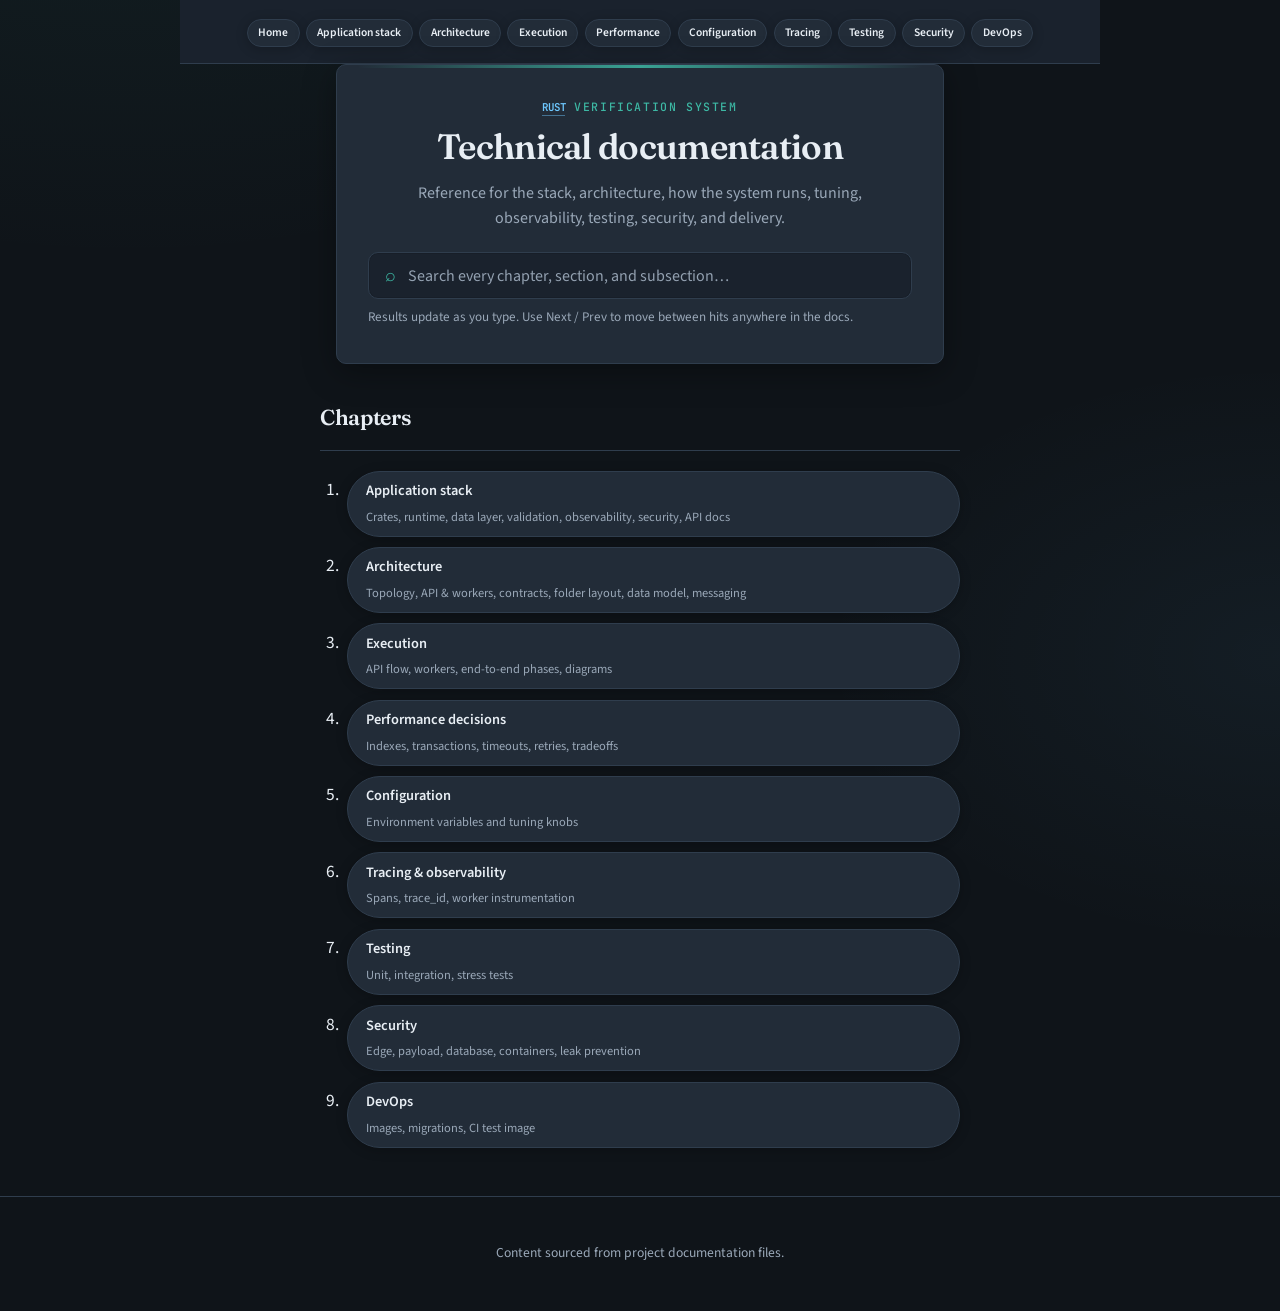
<file: index.html>
<!DOCTYPE html>
<html lang="en">
<head>
  <meta charset="UTF-8">
  <meta name="viewport" content="width=device-width, initial-scale=1.0">
  <title>Technical documentation - Overview</title>
  <link rel="preconnect" href="https://fonts.googleapis.com">
  <link rel="preconnect" href="https://fonts.gstatic.com" crossorigin>
  <link href="https://fonts.googleapis.com/css2?family=Fraunces:opsz,wght@9..144,500;600&family=JetBrains+Mono:wght@400;500;600&family=Source+Sans+3:ital,wght@0,400;0,600;1,400&display=swap" rel="stylesheet">
  <link rel="stylesheet" href="styles.css">
</head>
<body class="hub-home">
  <nav class="chapter-nav" aria-label="Documentation sections">
    <ul>
      <li><a href="index.html">Home</a></li>
      <li><a href="application-stack.html">Application stack</a></li>
      <li><a href="architecture.html">Architecture</a></li>
      <li><a href="execution.html">Execution</a></li>
      <li><a href="performance-decisions.html">Performance</a></li>
      <li><a href="configuration.html">Configuration</a></li>
      <li><a href="tracing-and-observability.html">Tracing</a></li>
      <li><a href="testing.html">Testing</a></li>
      <li><a href="security.html">Security</a></li>
      <li><a href="devops.html">DevOps</a></li>
    </ul>
  </nav>

  <header class="hub-hero" role="banner">
    <p class="hub-eyebrow">Rust verification system</p>
    <h1>Technical documentation</h1>
    <p class="hub-lead">Reference for the stack, architecture, how the system runs, tuning, observability, testing, security, and delivery.</p>
  </header>

  <main class="hub-main" id="main">
    <div class="hub-chapters-head">
      <h2 id="chapters-heading">Chapters</h2>
    </div>
    <ol class="hub-chapters hub-chapters-numbered" aria-labelledby="chapters-heading">
      <li><a href="application-stack.html">Application stack<span class="hub-chapter-meta">Crates, runtime, data layer, validation, observability, security, API docs</span></a></li>
      <li><a href="architecture.html">Architecture<span class="hub-chapter-meta">Topology, API &amp; workers, contracts, folder layout, data model, messaging</span></a></li>
      <li><a href="execution.html">Execution<span class="hub-chapter-meta">API flow, workers, end-to-end phases, diagrams</span></a></li>
      <li><a href="performance-decisions.html">Performance decisions<span class="hub-chapter-meta">Indexes, transactions, timeouts, retries, tradeoffs</span></a></li>
      <li><a href="configuration.html">Configuration<span class="hub-chapter-meta">Environment variables and tuning knobs</span></a></li>
      <li><a href="tracing-and-observability.html">Tracing &amp; observability<span class="hub-chapter-meta">Spans, trace_id, worker instrumentation</span></a></li>
      <li><a href="testing.html">Testing<span class="hub-chapter-meta">Unit, integration, stress tests</span></a></li>
      <li><a href="security.html">Security<span class="hub-chapter-meta">Edge, payload, database, containers, leak prevention</span></a></li>
      <li><a href="devops.html">DevOps<span class="hub-chapter-meta">Images, migrations, CI test image</span></a></li>
    </ol>
  </main>

  <footer class="site-footer">
    <p>Content sourced from project documentation files.</p>
  </footer>
  <script src="search-index.js"></script>
  <script src="tech-emphasis.js" defer></script>
  <script src="search.js" defer></script>
</body>
</html>
</file>
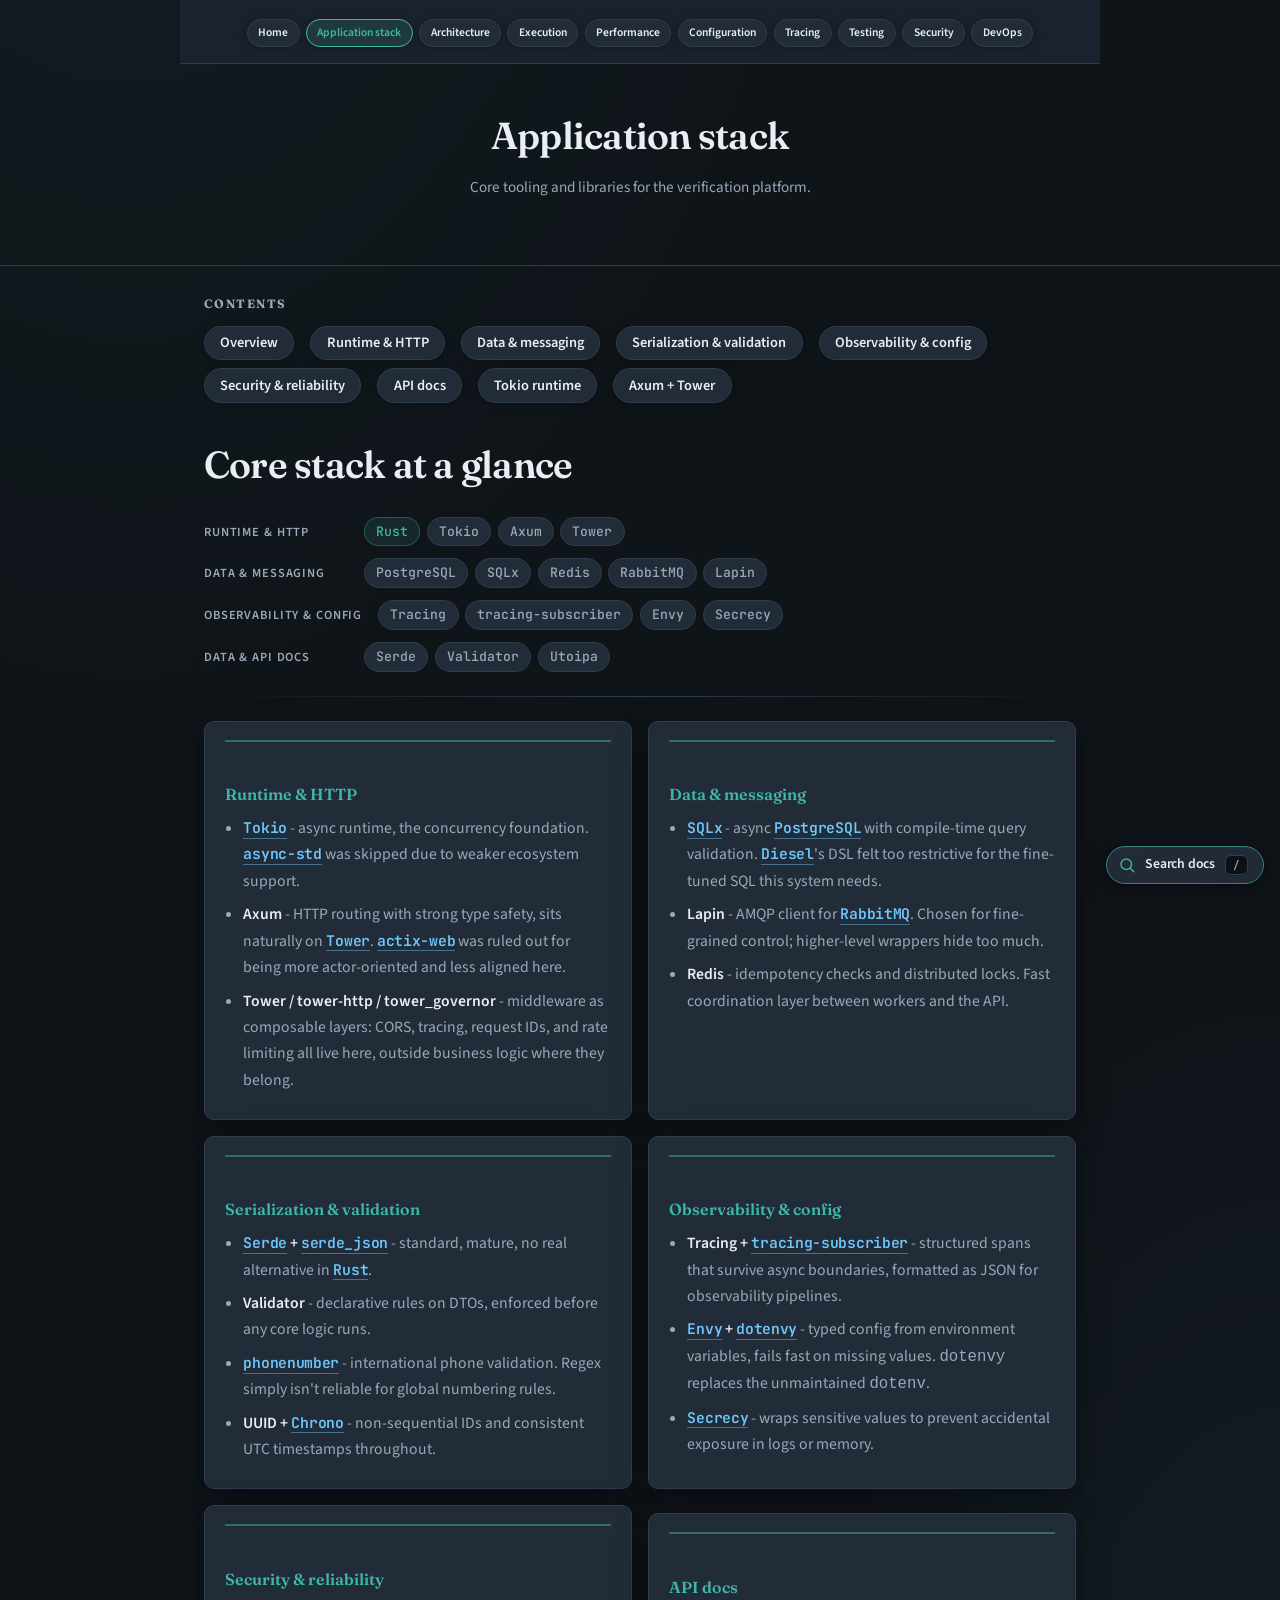
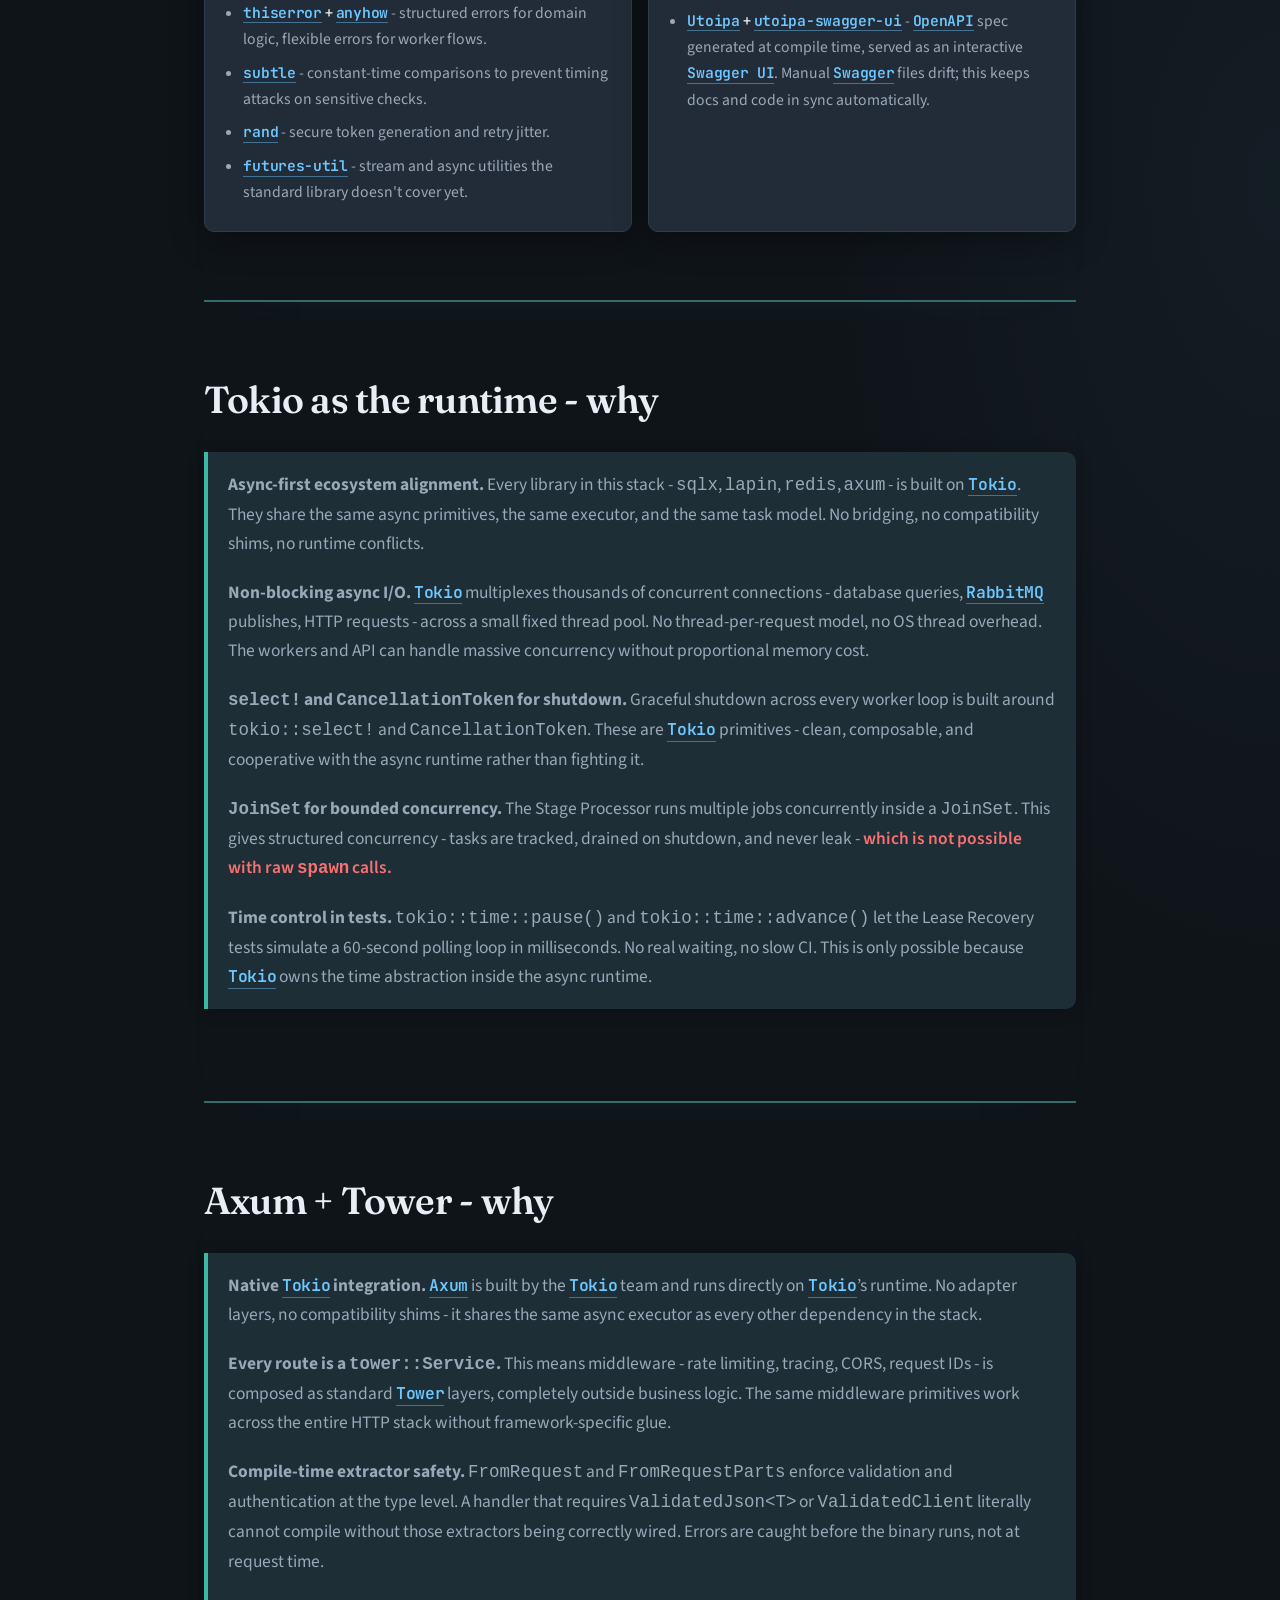
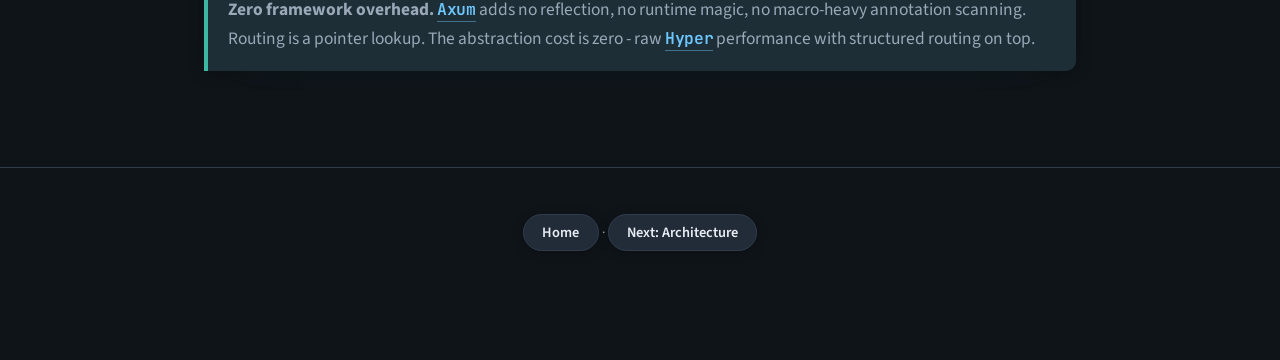
<file: application-stack.html>
<!DOCTYPE html>
<html lang="en">
<head>
  <meta charset="UTF-8">
  <meta name="viewport" content="width=device-width, initial-scale=1.0">
  <title>Application stack - Technical documentation</title>
  <link rel="preconnect" href="https://fonts.googleapis.com">
  <link rel="preconnect" href="https://fonts.gstatic.com" crossorigin>
  <link href="https://fonts.googleapis.com/css2?family=Fraunces:opsz,wght@9..144,500;600&family=JetBrains+Mono:wght@400;500;600&family=Source+Sans+3:ital,wght@0,400;0,600;1,400&display=swap" rel="stylesheet">
  <link rel="stylesheet" href="styles.css">
</head>
<body>
  <nav class="chapter-nav" aria-label="Documentation sections">
    <ul>
      <li><a href="index.html">Home</a></li>
      <li><a href="application-stack.html" aria-current="page">Application stack</a></li>
      <li><a href="architecture.html">Architecture</a></li>
      <li><a href="execution.html">Execution</a></li>
      <li><a href="performance-decisions.html">Performance</a></li>
      <li><a href="configuration.html">Configuration</a></li>
      <li><a href="tracing-and-observability.html">Tracing</a></li>
      <li><a href="testing.html">Testing</a></li>
      <li><a href="security.html">Security</a></li>
      <li><a href="devops.html">DevOps</a></li>
    </ul>
  </nav>

  <header class="site-header">
    <h1 class="page-header-title">Application stack</h1>
    <p class="page-header-desc">Core tooling and libraries for the verification platform.</p>
  </header>

  <nav class="toc" aria-label="On this page">
    <h2>Contents</h2>
    <ul>
      <li><a href="#overview">Overview</a></li>
      <li><a href="#runtime">Runtime &amp; HTTP</a></li>
      <li><a href="#data">Data &amp; messaging</a></li>
      <li><a href="#serialization">Serialization &amp; validation</a></li>
      <li><a href="#observability">Observability &amp; config</a></li>
      <li><a href="#security">Security &amp; reliability</a></li>
      <li><a href="#api-docs">API docs</a></li>
      <li><a href="#tokio-runtime">Tokio runtime</a></li>
      <li><a href="#axum-tower">Axum + Tower</a></li>
    </ul>
  </nav>

  <main>
    <section id="overview" class="doc-section">
      <h2>Core stack at a glance</h2>
      <div class="stack-glance">
        <div class="stack-glance-row">
          <span class="stack-glance-label">Runtime &amp; HTTP</span>
          <div class="stack-glance-tags">
            <span class="stack-tag stack-tag--primary">Rust</span>
            <span class="stack-tag">Tokio</span>
            <span class="stack-tag">Axum</span>
            <span class="stack-tag">Tower</span>
          </div>
        </div>
        <div class="stack-glance-row">
          <span class="stack-glance-label">Data &amp; Messaging</span>
          <div class="stack-glance-tags">
            <span class="stack-tag">PostgreSQL</span>
            <span class="stack-tag">SQLx</span>
            <span class="stack-tag">Redis</span>
            <span class="stack-tag">RabbitMQ</span>
            <span class="stack-tag">Lapin</span>
          </div>
        </div>
        <div class="stack-glance-row">
          <span class="stack-glance-label">Observability &amp; Config</span>
          <div class="stack-glance-tags">
            <span class="stack-tag">Tracing</span>
            <span class="stack-tag">tracing-subscriber</span>
            <span class="stack-tag">Envy</span>
            <span class="stack-tag">Secrecy</span>
          </div>
        </div>
        <div class="stack-glance-row">
          <span class="stack-glance-label">Data &amp; API Docs</span>
          <div class="stack-glance-tags">
            <span class="stack-tag">Serde</span>
            <span class="stack-tag">Validator</span>
            <span class="stack-tag">Utoipa</span>
          </div>
        </div>
      </div>
      <hr class="decor">

      <div class="stack-grid">
        <article id="runtime" class="stack-card">
          <h3>Runtime &amp; HTTP</h3>
          <ul>
            <li><strong>Tokio</strong> - async runtime, the concurrency foundation. async-std was skipped due to weaker ecosystem support.</li>
            <li><strong>Axum</strong> - HTTP routing with strong type safety, sits naturally on Tower. actix-web was ruled out for being more actor-oriented and less aligned here.</li>
            <li><strong>Tower / tower-http / tower_governor</strong> - middleware as composable layers: CORS, tracing, request IDs, and rate limiting all live here, outside business logic where they belong.</li>
          </ul>
        </article>
        <article id="data" class="stack-card">
          <h3>Data &amp; messaging</h3>
          <ul>
            <li><strong>SQLx</strong> - async PostgreSQL with compile-time query validation. Diesel's DSL felt too restrictive for the fine-tuned SQL this system needs.</li>
            <li><strong>Lapin</strong> - AMQP client for RabbitMQ. Chosen for fine-grained control; higher-level wrappers hide too much.</li>
            <li><strong>Redis</strong> - idempotency checks and distributed locks. Fast coordination layer between workers and the API.</li>
          </ul>
        </article>
        <article id="serialization" class="stack-card">
          <h3>Serialization &amp; validation</h3>
          <ul>
            <li><strong>Serde + serde_json</strong> - standard, mature, no real alternative in Rust.</li>
            <li><strong>Validator</strong> - declarative rules on DTOs, enforced before any core logic runs.</li>
            <li><strong>phonenumber</strong> - international phone validation. Regex simply isn't reliable for global numbering rules.</li>
            <li><strong>UUID + Chrono</strong> - non-sequential IDs and consistent UTC timestamps throughout.</li>
          </ul>
        </article>
        <article id="observability" class="stack-card">
          <h3>Observability &amp; config</h3>
          <ul>
            <li><strong>Tracing + tracing-subscriber</strong> - structured spans that survive async boundaries, formatted as JSON for observability pipelines.</li>
            <li><strong>Envy + dotenvy</strong> - typed config from environment variables, fails fast on missing values. <code>dotenvy</code> replaces the unmaintained <code>dotenv</code>.</li>
            <li><strong>Secrecy</strong> - wraps sensitive values to prevent accidental exposure in logs or memory.</li>
          </ul>
        </article>
        <article id="security" class="stack-card">
          <h3>Security &amp; reliability</h3>
          <ul>
            <li><strong>thiserror + anyhow</strong> - structured errors for domain logic, flexible errors for worker flows.</li>
            <li><strong>subtle</strong> - constant-time comparisons to prevent timing attacks on sensitive checks.</li>
            <li><strong>rand</strong> - secure token generation and retry jitter.</li>
            <li><strong>futures-util</strong> - stream and async utilities the standard library doesn't cover yet.</li>
          </ul>
        </article>
        <article id="api-docs" class="stack-card api-docs-block">
          <h3>API docs</h3>
          <ul>
            <li><strong>Utoipa + utoipa-swagger-ui</strong> - OpenAPI spec generated at compile time, served as an interactive Swagger UI. Manual Swagger files drift; this keeps docs and code in sync automatically.</li>
          </ul>
        </article>
      </div>
    </section>

    <section id="tokio-runtime" class="doc-section">
      <h2>Tokio as the runtime - why</h2>
      <div class="app-stack-tokio-rationale">
        <p><strong>Async-first ecosystem alignment.</strong> Every library in this stack - <code>sqlx</code>, <code>lapin</code>, <code>redis</code>, <code>axum</code> - is built on Tokio. They share the same async primitives, the same executor, and the same task model. No bridging, no compatibility shims, no runtime conflicts.</p>
        <p><strong>Non-blocking async I/O.</strong> Tokio multiplexes thousands of concurrent connections - database queries, RabbitMQ publishes, HTTP requests - across a small fixed thread pool. No thread-per-request model, no OS thread overhead. The workers and API can handle massive concurrency without proportional memory cost.</p>
        <p><strong><code>select!</code> and <code>CancellationToken</code> for shutdown.</strong> Graceful shutdown across every worker loop is built around <code>tokio::select!</code> and <code>CancellationToken</code>. These are Tokio primitives - clean, composable, and cooperative with the async runtime rather than fighting it.</p>
        <p><strong><code>JoinSet</code> for bounded concurrency.</strong> The Stage Processor runs multiple jobs concurrently inside a <code>JoinSet</code>. This gives structured concurrency - tasks are tracked, drained on shutdown, and never leak - <span class="doc-problem">which is not possible with raw <code>spawn</code> calls.</span></p>
        <p><strong>Time control in tests.</strong> <code>tokio::time::pause()</code> and <code>tokio::time::advance()</code> let the Lease Recovery tests simulate a 60-second polling loop in milliseconds. No real waiting, no slow CI. This is only possible because Tokio owns the time abstraction inside the async runtime.</p>
      </div>
    </section>

    <section id="axum-tower" class="doc-section">
      <h2>Axum + Tower - why</h2>
      <div class="app-stack-axum-rationale">
        <p><strong>Native Tokio integration.</strong> Axum is built by the Tokio team and runs directly on Tokio’s runtime. No adapter layers, no compatibility shims - it shares the same async executor as every other dependency in the stack.</p>
        <p><strong>Every route is a <code>tower::Service</code>.</strong> This means middleware - rate limiting, tracing, CORS, request IDs - is composed as standard Tower layers, completely outside business logic. The same middleware primitives work across the entire HTTP stack without framework-specific glue.</p>
        <p><strong>Compile-time extractor safety.</strong> <code>FromRequest</code> and <code>FromRequestParts</code> enforce validation and authentication at the type level. A handler that requires <code>ValidatedJson&lt;T&gt;</code> or <code>ValidatedClient</code> literally cannot compile without those extractors being correctly wired. Errors are caught before the binary runs, not at request time.</p>
        <p><strong>Zero framework overhead.</strong> Axum adds no reflection, no runtime magic, no macro-heavy annotation scanning. Routing is a pointer lookup. The abstraction cost is zero - raw Hyper performance with structured routing on top.</p>
      </div>
    </section>
  </main>

  <footer class="site-footer">
    <p><a href="index.html">Home</a> · <a href="architecture.html">Next: Architecture</a></p>
  </footer>
  <script src="search-index.js"></script>
  <script src="tech-emphasis.js" defer></script>
  <script src="search.js" defer></script>
</body>
</html>
</file>
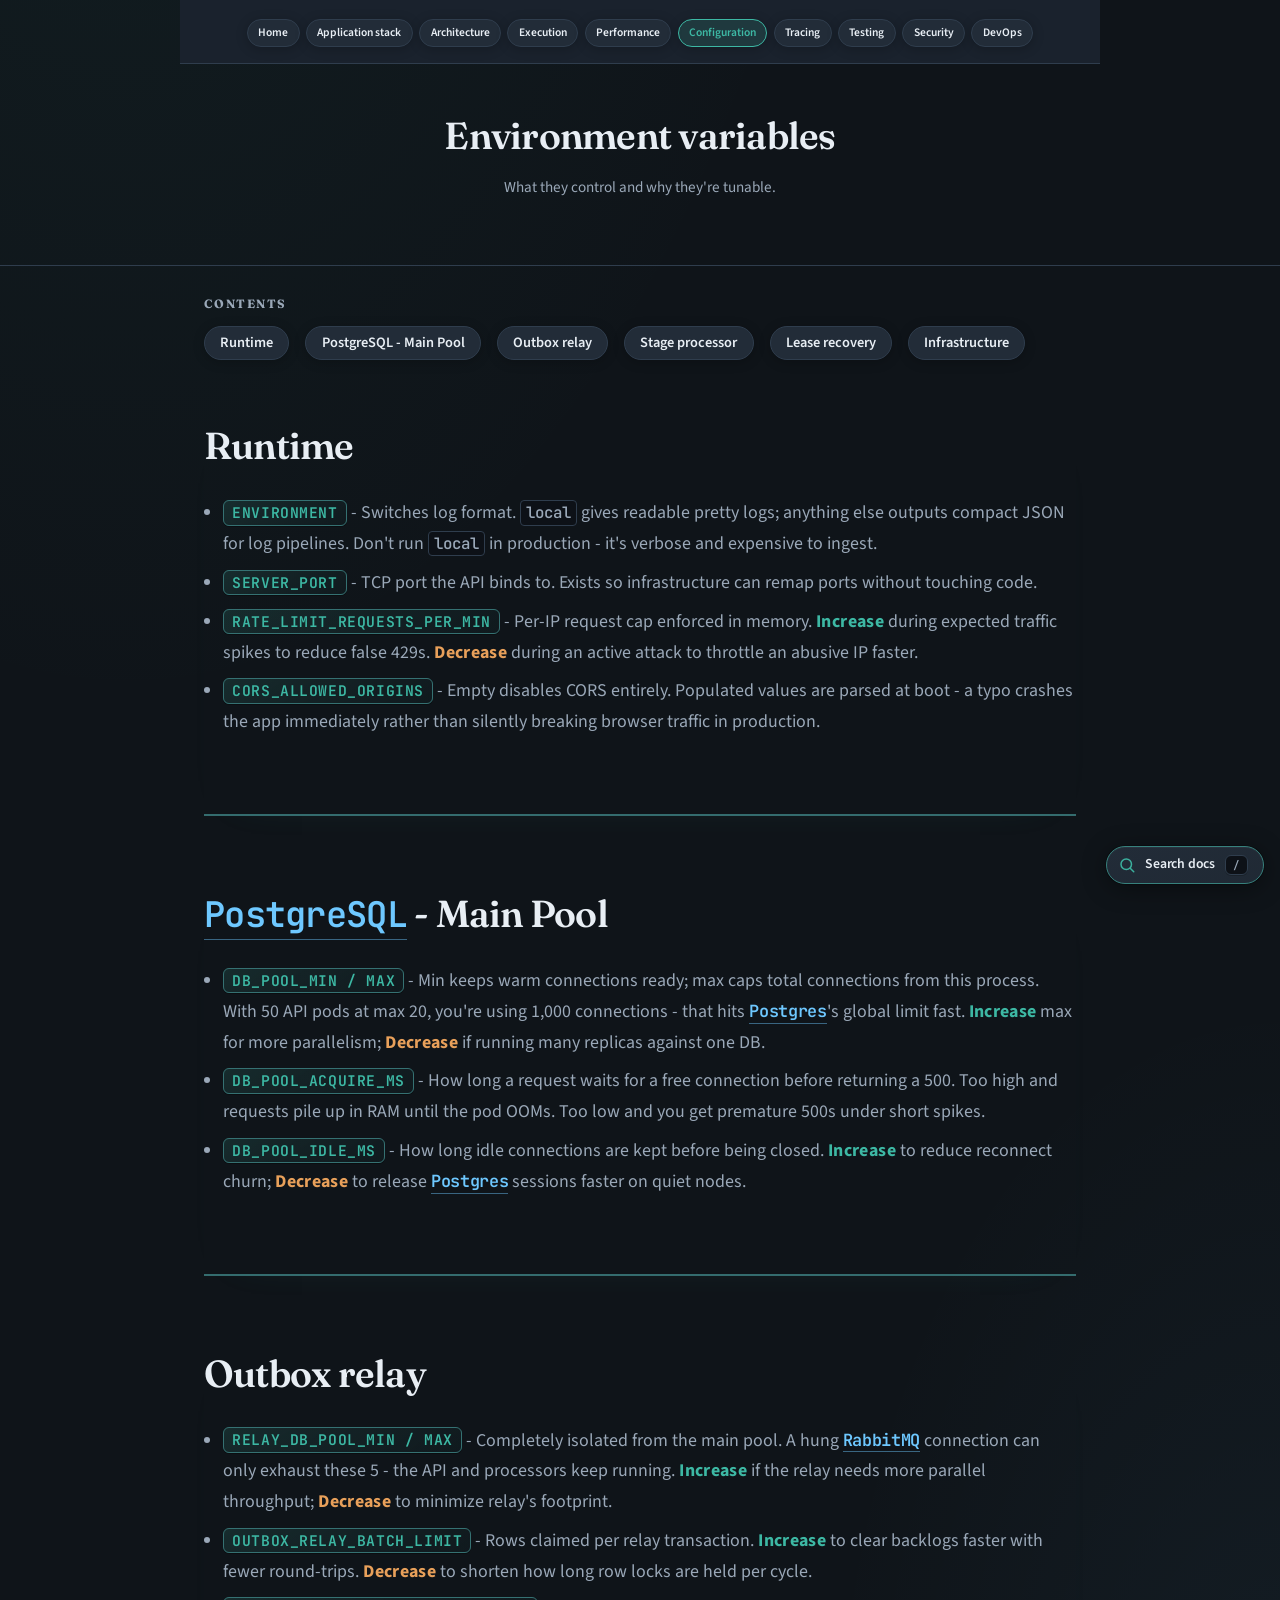
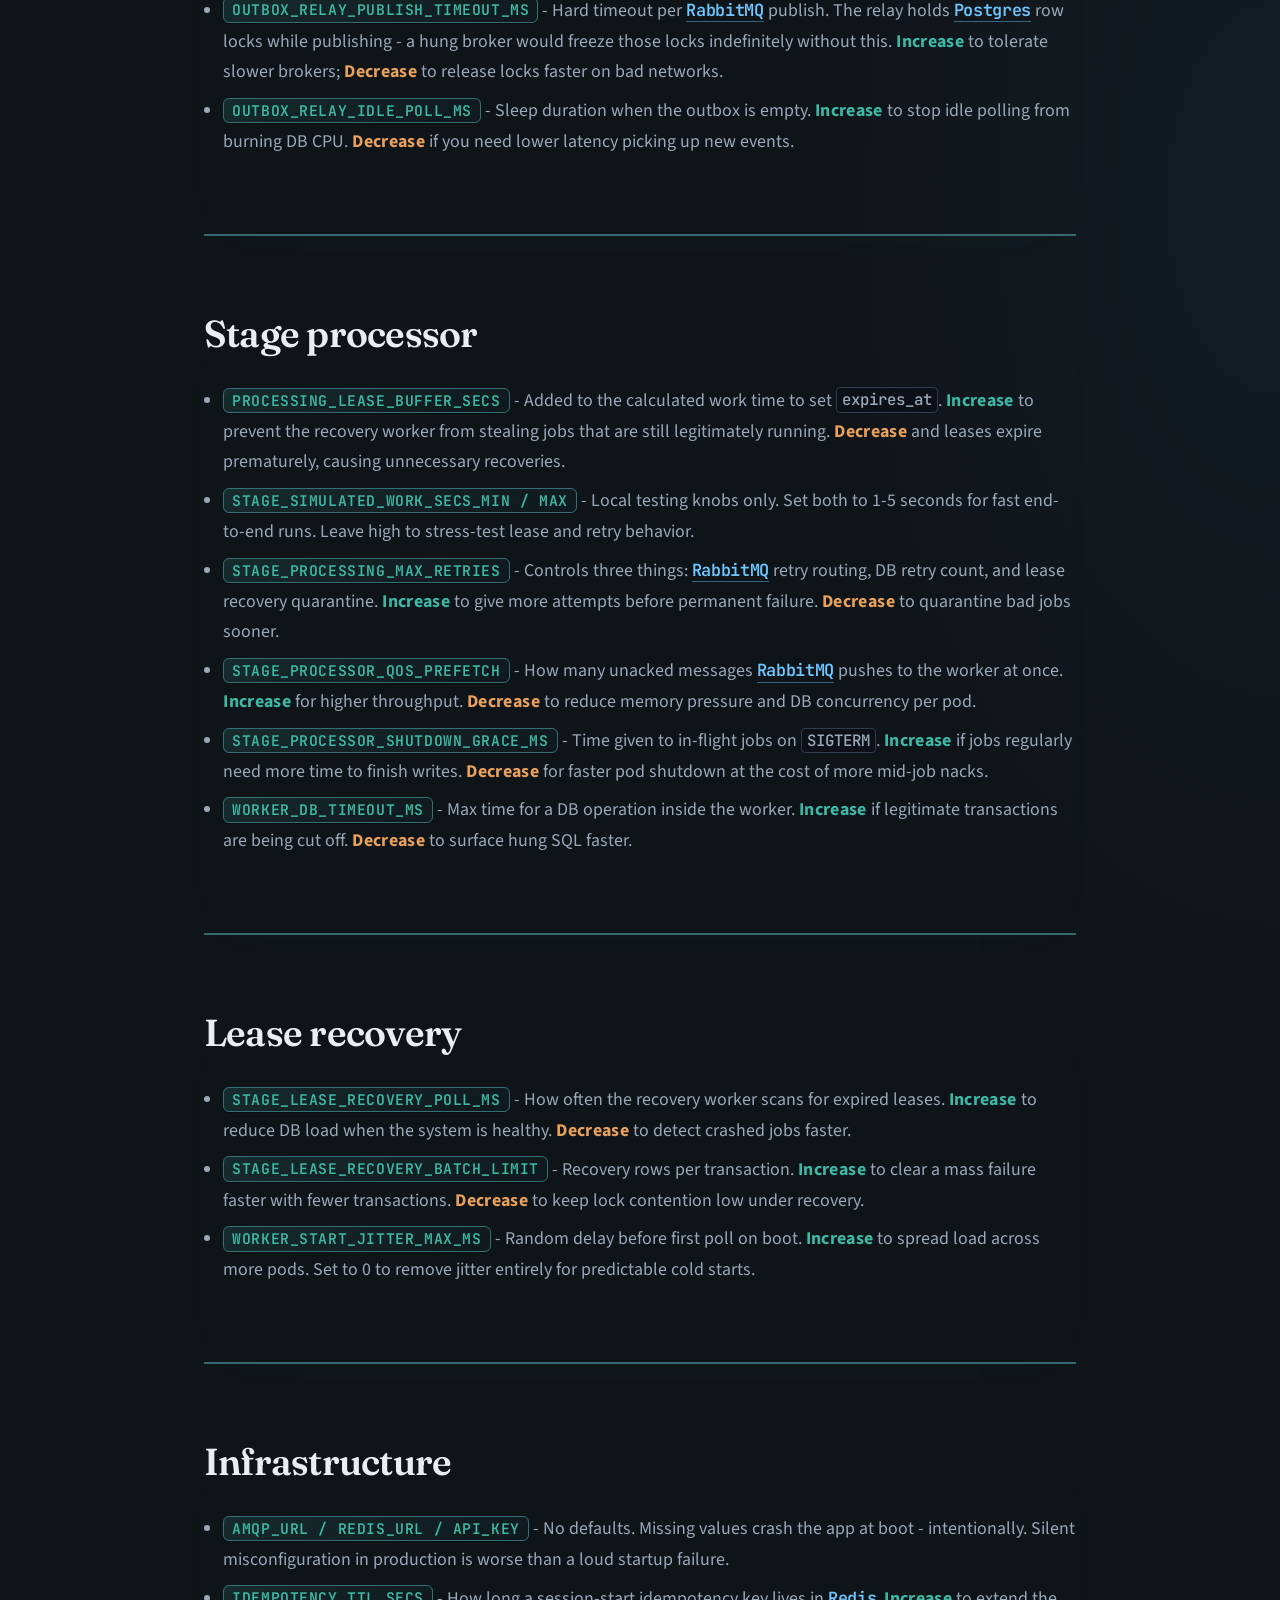
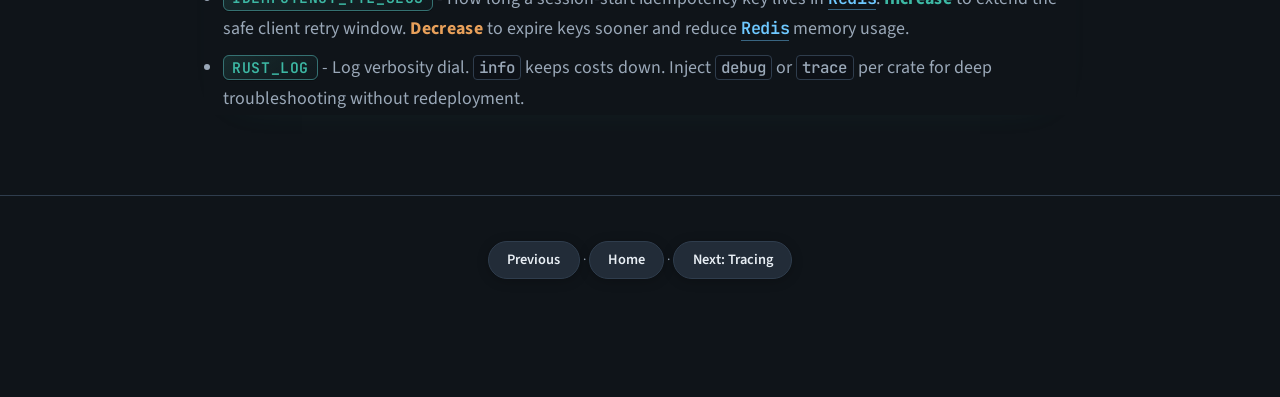
<file: configuration.html>
<!DOCTYPE html>
<html lang="en">
<head>
  <meta charset="UTF-8">
  <meta name="viewport" content="width=device-width, initial-scale=1.0">
  <title>Configuration - Technical documentation</title>
  <link rel="preconnect" href="https://fonts.googleapis.com">
  <link rel="preconnect" href="https://fonts.gstatic.com" crossorigin>
  <link href="https://fonts.googleapis.com/css2?family=Fraunces:opsz,wght@9..144,500;600&family=JetBrains+Mono:wght@400;500;600&family=Source+Sans+3:ital,wght@0,400;0,600;1,400&display=swap" rel="stylesheet">
  <link rel="stylesheet" href="styles.css">
</head>
<body>
  <nav class="chapter-nav" aria-label="Documentation sections">
    <ul>
      <li><a href="index.html">Home</a></li>
      <li><a href="application-stack.html">Application stack</a></li>
      <li><a href="architecture.html">Architecture</a></li>
      <li><a href="execution.html">Execution</a></li>
      <li><a href="performance-decisions.html">Performance</a></li>
      <li><a href="configuration.html" aria-current="page">Configuration</a></li>
      <li><a href="tracing-and-observability.html">Tracing</a></li>
      <li><a href="testing.html">Testing</a></li>
      <li><a href="security.html">Security</a></li>
      <li><a href="devops.html">DevOps</a></li>
    </ul>
  </nav>

  <header class="site-header">
    <h1 class="page-header-title">Environment variables</h1>
    <p class="page-header-desc">What they control and why they're tunable.</p>
  </header>

  <nav class="toc" aria-label="On this page">
    <h2>Contents</h2>
    <ul>
      <li><a href="#runtime">Runtime</a></li>
      <li><a href="#postgres">PostgreSQL - Main Pool</a></li>
      <li><a href="#relay">Outbox relay</a></li>
      <li><a href="#processor">Stage processor</a></li>
      <li><a href="#recovery">Lease recovery</a></li>
      <li><a href="#infrastructure">Infrastructure</a></li>
    </ul>
  </nav>

  <main>
    <section id="runtime" class="doc-section config-block">
      <h2>Runtime</h2>
      <ul>
        <li><code>ENVIRONMENT</code> - Switches log format. <code>local</code> gives readable pretty logs; anything else outputs compact JSON for log pipelines. Don't run <code>local</code> in production - it's verbose and expensive to ingest.</li>
        <li><code>SERVER_PORT</code> - TCP port the API binds to. Exists so infrastructure can remap ports without touching code.</li>
        <li><code>RATE_LIMIT_REQUESTS_PER_MIN</code> - Per-IP request cap enforced in memory. <strong class="config-up">Increase</strong> during expected traffic spikes to reduce false 429s. <strong class="config-down">Decrease</strong> during an active attack to throttle an abusive IP faster.</li>
        <li><code>CORS_ALLOWED_ORIGINS</code> - Empty disables CORS entirely. Populated values are parsed at boot - a typo crashes the app immediately rather than silently breaking browser traffic in production.</li>
      </ul>
    </section>

    <section id="postgres" class="doc-section config-block">
      <h2>PostgreSQL - Main Pool</h2>
      <ul>
        <li><code>DB_POOL_MIN / MAX</code> - Min keeps warm connections ready; max caps total connections from this process. With 50 API pods at max 20, you're using 1,000 connections - that hits Postgres's global limit fast. <strong class="config-up">Increase</strong> max for more parallelism; <strong class="config-down">Decrease</strong> if running many replicas against one DB.</li>
        <li><code>DB_POOL_ACQUIRE_MS</code> - How long a request waits for a free connection before returning a 500. Too high and requests pile up in RAM until the pod OOMs. Too low and you get premature 500s under short spikes.</li>
        <li><code>DB_POOL_IDLE_MS</code> - How long idle connections are kept before being closed. <strong class="config-up">Increase</strong> to reduce reconnect churn; <strong class="config-down">Decrease</strong> to release Postgres sessions faster on quiet nodes.</li>
      </ul>
    </section>

    <section id="relay" class="doc-section config-block">
      <h2>Outbox relay</h2>
      <ul>
        <li><code>RELAY_DB_POOL_MIN / MAX</code> - Completely isolated from the main pool. A hung RabbitMQ connection can only exhaust these 5 - the API and processors keep running. <strong class="config-up">Increase</strong> if the relay needs more parallel throughput; <strong class="config-down">Decrease</strong> to minimize relay's footprint.</li>
        <li><code>OUTBOX_RELAY_BATCH_LIMIT</code> - Rows claimed per relay transaction. <strong class="config-up">Increase</strong> to clear backlogs faster with fewer round-trips. <strong class="config-down">Decrease</strong> to shorten how long row locks are held per cycle.</li>
        <li><code>OUTBOX_RELAY_PUBLISH_TIMEOUT_MS</code> - Hard timeout per RabbitMQ publish. The relay holds Postgres row locks while publishing - a hung broker would freeze those locks indefinitely without this. <strong class="config-up">Increase</strong> to tolerate slower brokers; <strong class="config-down">Decrease</strong> to release locks faster on bad networks.</li>
        <li><code>OUTBOX_RELAY_IDLE_POLL_MS</code> - Sleep duration when the outbox is empty. <strong class="config-up">Increase</strong> to stop idle polling from burning DB CPU. <strong class="config-down">Decrease</strong> if you need lower latency picking up new events.</li>
      </ul>
    </section>

    <section id="processor" class="doc-section config-block">
      <h2>Stage processor</h2>
      <ul>
        <li><code>PROCESSING_LEASE_BUFFER_SECS</code> - Added to the calculated work time to set <code>expires_at</code>. <strong class="config-up">Increase</strong> to prevent the recovery worker from stealing jobs that are still legitimately running. <strong class="config-down">Decrease</strong> and leases expire prematurely, causing unnecessary recoveries.</li>
        <li><code>STAGE_SIMULATED_WORK_SECS_MIN / MAX</code> - Local testing knobs only. Set both to 1-5 seconds for fast end-to-end runs. Leave high to stress-test lease and retry behavior.</li>
        <li><code>STAGE_PROCESSING_MAX_RETRIES</code> - Controls three things: RabbitMQ retry routing, DB retry count, and lease recovery quarantine. <strong class="config-up">Increase</strong> to give more attempts before permanent failure. <strong class="config-down">Decrease</strong> to quarantine bad jobs sooner.</li>
        <li><code>STAGE_PROCESSOR_QOS_PREFETCH</code> - How many unacked messages RabbitMQ pushes to the worker at once. <strong class="config-up">Increase</strong> for higher throughput. <strong class="config-down">Decrease</strong> to reduce memory pressure and DB concurrency per pod.</li>
        <li><code>STAGE_PROCESSOR_SHUTDOWN_GRACE_MS</code> - Time given to in-flight jobs on <code>SIGTERM</code>. <strong class="config-up">Increase</strong> if jobs regularly need more time to finish writes. <strong class="config-down">Decrease</strong> for faster pod shutdown at the cost of more mid-job nacks.</li>
        <li><code>WORKER_DB_TIMEOUT_MS</code> - Max time for a DB operation inside the worker. <strong class="config-up">Increase</strong> if legitimate transactions are being cut off. <strong class="config-down">Decrease</strong> to surface hung SQL faster.</li>
      </ul>
    </section>

    <section id="recovery" class="doc-section config-block">
      <h2>Lease recovery</h2>
      <ul>
        <li><code>STAGE_LEASE_RECOVERY_POLL_MS</code> - How often the recovery worker scans for expired leases. <strong class="config-up">Increase</strong> to reduce DB load when the system is healthy. <strong class="config-down">Decrease</strong> to detect crashed jobs faster.</li>
        <li><code>STAGE_LEASE_RECOVERY_BATCH_LIMIT</code> - Recovery rows per transaction. <strong class="config-up">Increase</strong> to clear a mass failure faster with fewer transactions. <strong class="config-down">Decrease</strong> to keep lock contention low under recovery.</li>
        <li><code>WORKER_START_JITTER_MAX_MS</code> - Random delay before first poll on boot. <strong class="config-up">Increase</strong> to spread load across more pods. Set to 0 to remove jitter entirely for predictable cold starts.</li>
      </ul>
    </section>

    <section id="infrastructure" class="doc-section config-block">
      <h2>Infrastructure</h2>
      <ul>
        <li><code>AMQP_URL / REDIS_URL / API_KEY</code> - No defaults. Missing values crash the app at boot - intentionally. Silent misconfiguration in production is worse than a loud startup failure.</li>
        <li><code>IDEMPOTENCY_TTL_SECS</code> - How long a session-start idempotency key lives in Redis. <strong class="config-up">Increase</strong> to extend the safe client retry window. <strong class="config-down">Decrease</strong> to expire keys sooner and reduce Redis memory usage.</li>
        <li><code>RUST_LOG</code> - Log verbosity dial. <code>info</code> keeps costs down. Inject <code>debug</code> or <code>trace</code> per crate for deep troubleshooting without redeployment.</li>
      </ul>
    </section>
  </main>

  <footer class="site-footer">
    <p><a href="performance-decisions.html">Previous</a> · <a href="index.html">Home</a> · <a href="tracing-and-observability.html">Next: Tracing</a></p>
  </footer>
  <script src="search-index.js"></script>
  <script src="tech-emphasis.js" defer></script>
  <script src="search.js" defer></script>
</body>
</html>
</file>
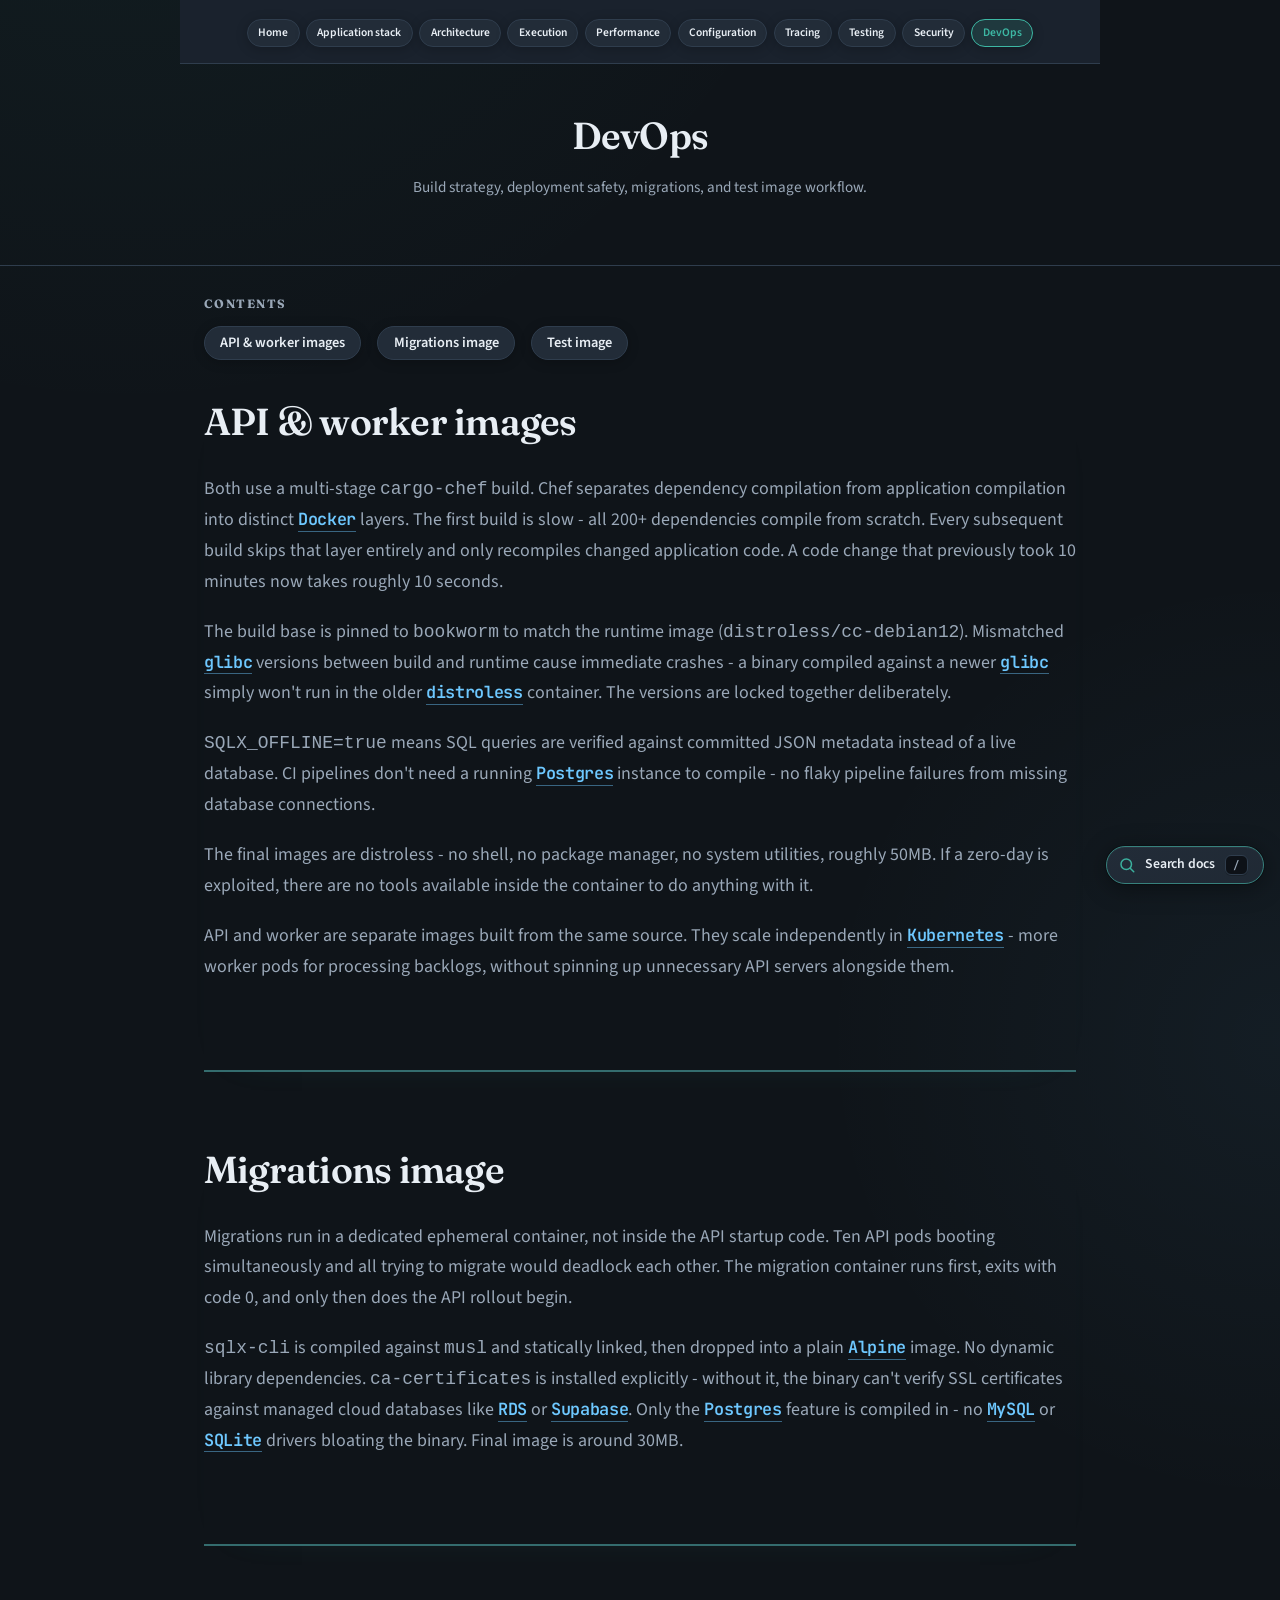
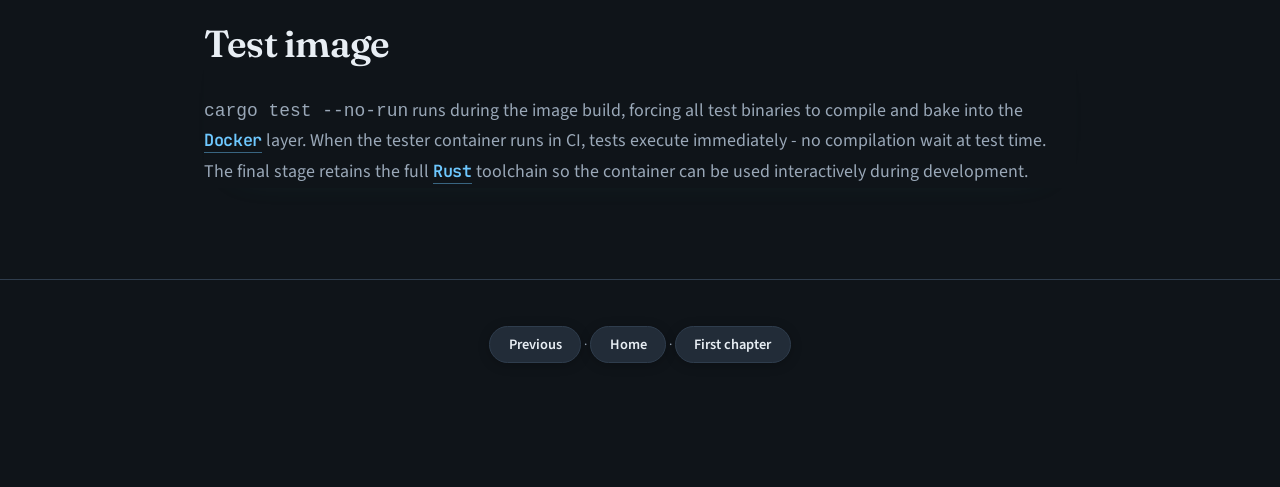
<file: devops.html>
<!DOCTYPE html>
<html lang="en">
<head>
  <meta charset="UTF-8">
  <meta name="viewport" content="width=device-width, initial-scale=1.0">
  <title>DevOps - Technical documentation</title>
  <link rel="preconnect" href="https://fonts.googleapis.com">
  <link rel="preconnect" href="https://fonts.gstatic.com" crossorigin>
  <link href="https://fonts.googleapis.com/css2?family=Fraunces:opsz,wght@9..144,500;600&family=JetBrains+Mono:wght@400;500;600&family=Source+Sans+3:ital,wght@0,400;0,600;1,400&display=swap" rel="stylesheet">
  <link rel="stylesheet" href="styles.css">
</head>
<body>
  <nav class="chapter-nav" aria-label="Documentation sections">
    <ul>
      <li><a href="index.html">Home</a></li>
      <li><a href="application-stack.html">Application stack</a></li>
      <li><a href="architecture.html">Architecture</a></li>
      <li><a href="execution.html">Execution</a></li>
      <li><a href="performance-decisions.html">Performance</a></li>
      <li><a href="configuration.html">Configuration</a></li>
      <li><a href="tracing-and-observability.html">Tracing</a></li>
      <li><a href="testing.html">Testing</a></li>
      <li><a href="security.html">Security</a></li>
      <li><a href="devops.html" aria-current="page">DevOps</a></li>
    </ul>
  </nav>

  <header class="site-header">
    <h1 class="page-header-title">DevOps</h1>
    <p class="page-header-desc">Build strategy, deployment safety, migrations, and test image workflow.</p>
  </header>

  <nav class="toc" aria-label="On this page">
    <h2>Contents</h2>
    <ul>
      <li><a href="#api-worker">API &amp; worker images</a></li>
      <li><a href="#migrations">Migrations image</a></li>
      <li><a href="#test-image">Test image</a></li>
    </ul>
  </nav>

  <main>
    <section id="api-worker" class="doc-section">
      <h2>API &amp; worker images</h2>
      <p>Both use a multi-stage <code>cargo-chef</code> build. Chef separates dependency compilation from application compilation into distinct Docker layers. The first build is slow - all 200+ dependencies compile from scratch. Every subsequent build skips that layer entirely and only recompiles changed application code. A code change that previously took 10 minutes now takes roughly 10 seconds.</p>
      <p>The build base is pinned to <code>bookworm</code> to match the runtime image (<code>distroless/cc-debian12</code>). Mismatched glibc versions between build and runtime cause immediate crashes - a binary compiled against a newer glibc simply won't run in the older distroless container. The versions are locked together deliberately.</p>
      <p><code>SQLX_OFFLINE=true</code> means SQL queries are verified against committed JSON metadata instead of a live database. CI pipelines don't need a running Postgres instance to compile - no flaky pipeline failures from missing database connections.</p>
      <p>The final images are distroless - no shell, no package manager, no system utilities, roughly 50MB. If a zero-day is exploited, there are no tools available inside the container to do anything with it.</p>
      <p>API and worker are separate images built from the same source. They scale independently in Kubernetes - more worker pods for processing backlogs, without spinning up unnecessary API servers alongside them.</p>
    </section>

    <section id="migrations" class="doc-section">
      <h2>Migrations image</h2>
      <p>Migrations run in a dedicated ephemeral container, not inside the API startup code. Ten API pods booting simultaneously and all trying to migrate would deadlock each other. The migration container runs first, exits with code 0, and only then does the API rollout begin.</p>
      <p><code>sqlx-cli</code> is compiled against <code>musl</code> and statically linked, then dropped into a plain Alpine image. No dynamic library dependencies. <code>ca-certificates</code> is installed explicitly - without it, the binary can't verify SSL certificates against managed cloud databases like RDS or Supabase. Only the Postgres feature is compiled in - no MySQL or SQLite drivers bloating the binary. Final image is around 30MB.</p>
    </section>

    <section id="test-image" class="doc-section">
      <h2>Test image</h2>
      <p><code>cargo test --no-run</code> runs during the image build, forcing all test binaries to compile and bake into the Docker layer. When the tester container runs in CI, tests execute immediately - no compilation wait at test time. The final stage retains the full Rust toolchain so the container can be used interactively during development.</p>
    </section>
  </main>

  <footer class="site-footer">
    <p><a href="security.html">Previous</a> · <a href="index.html">Home</a> · <a href="application-stack.html">First chapter</a></p>
  </footer>
  <script src="search-index.js"></script>
  <script src="tech-emphasis.js" defer></script>
  <script src="search.js" defer></script>
</body>
</html>
</file>
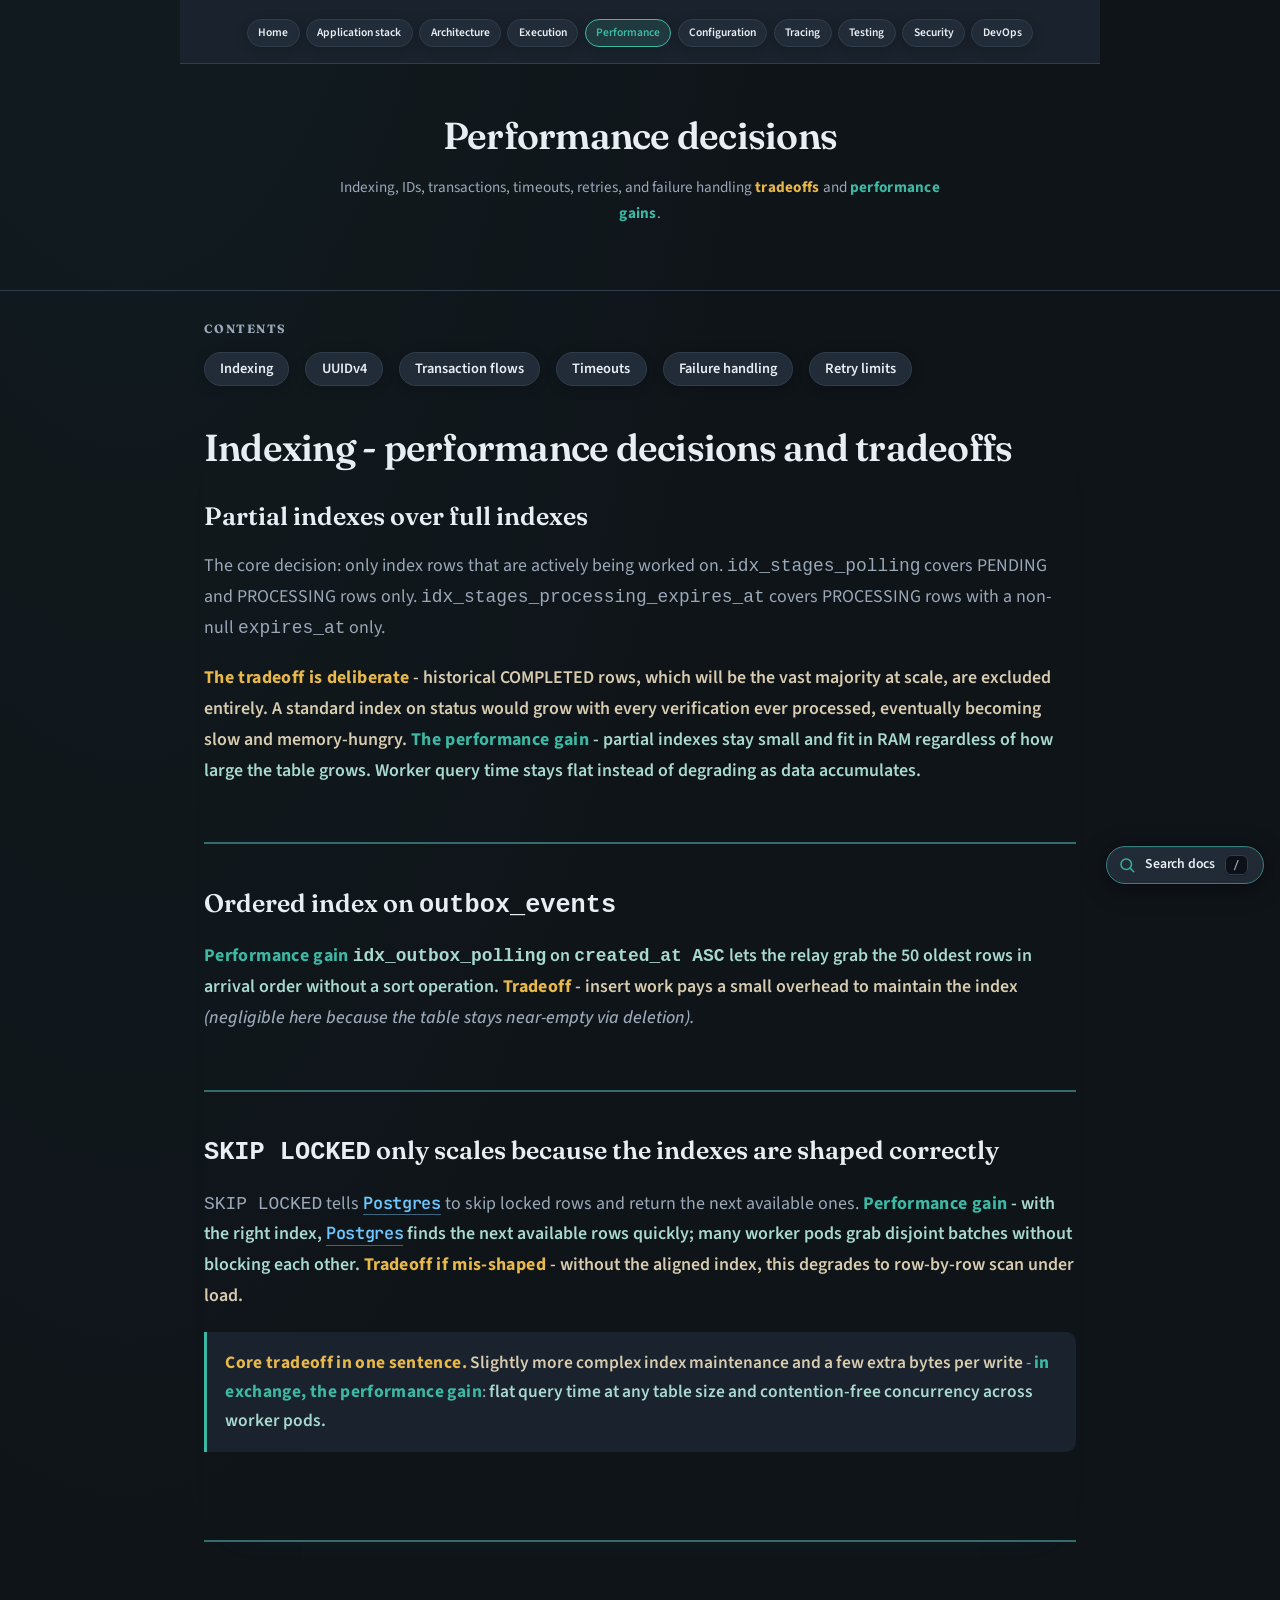
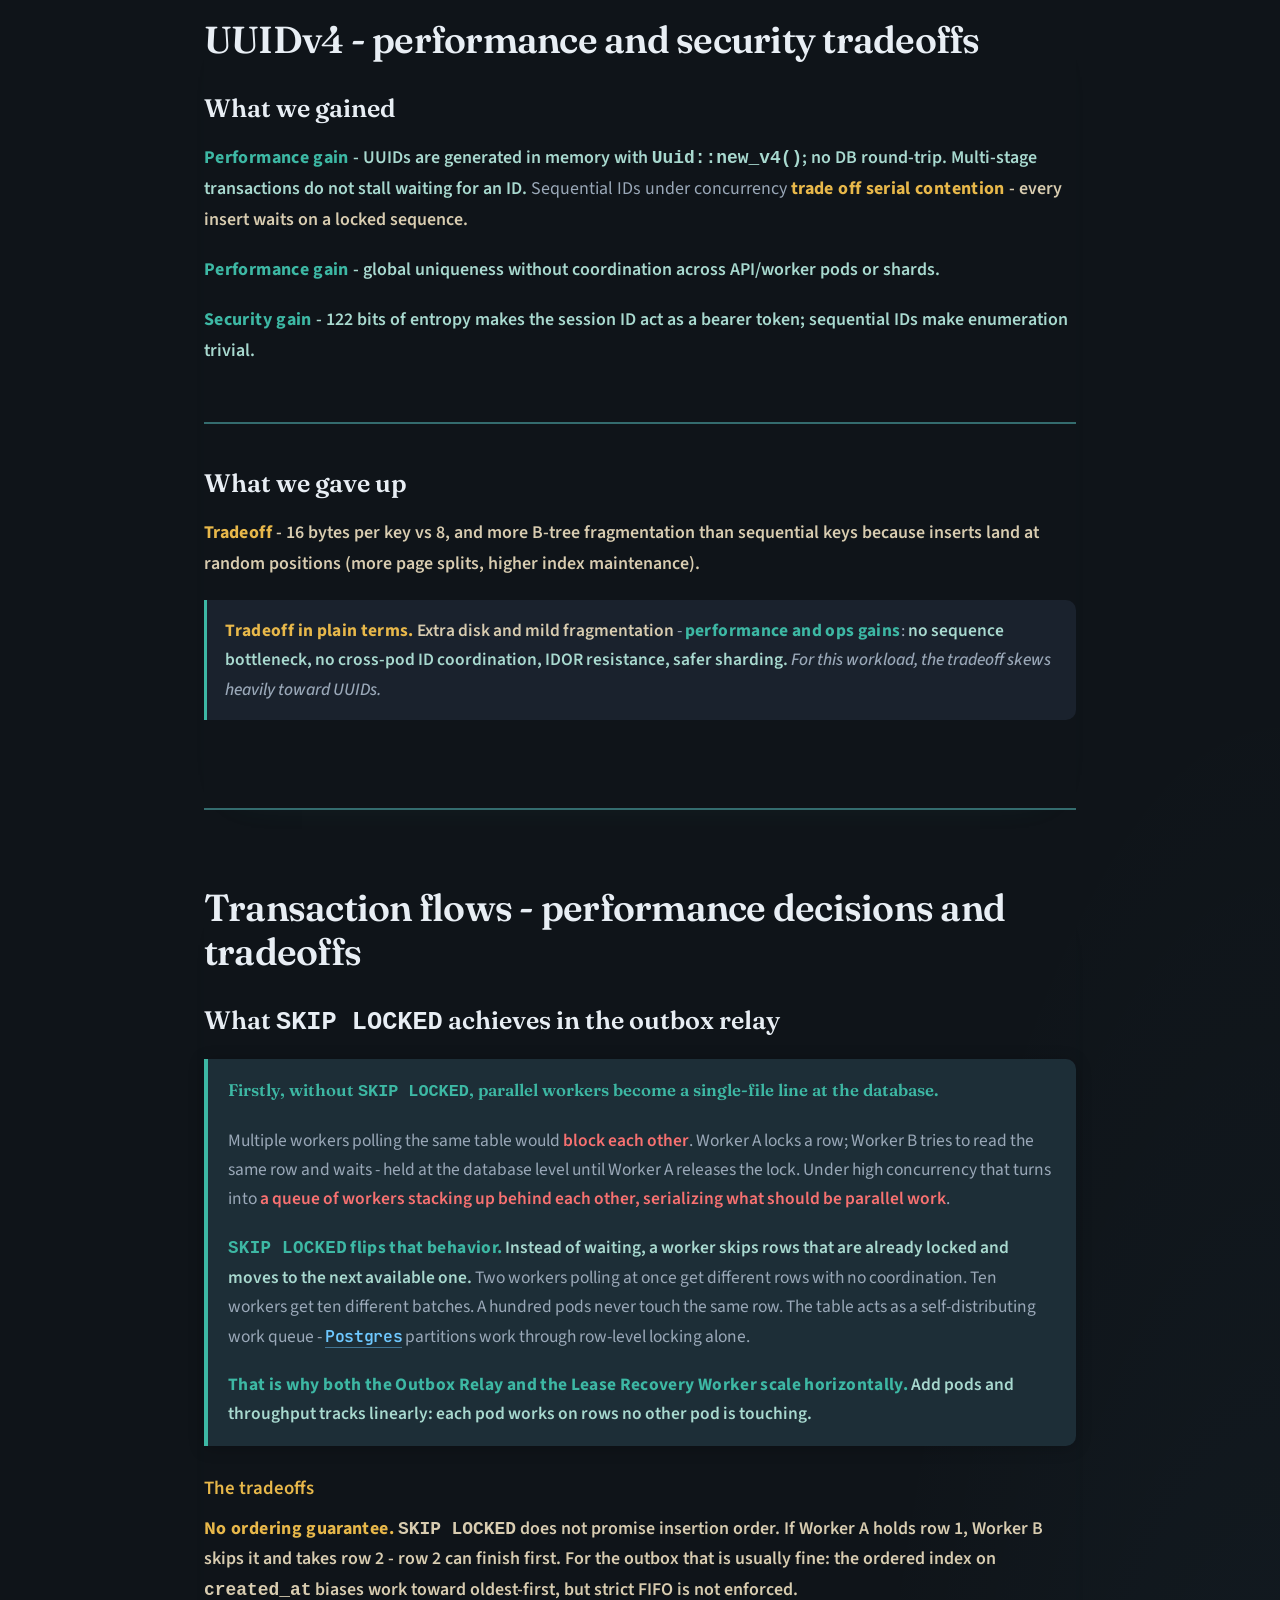
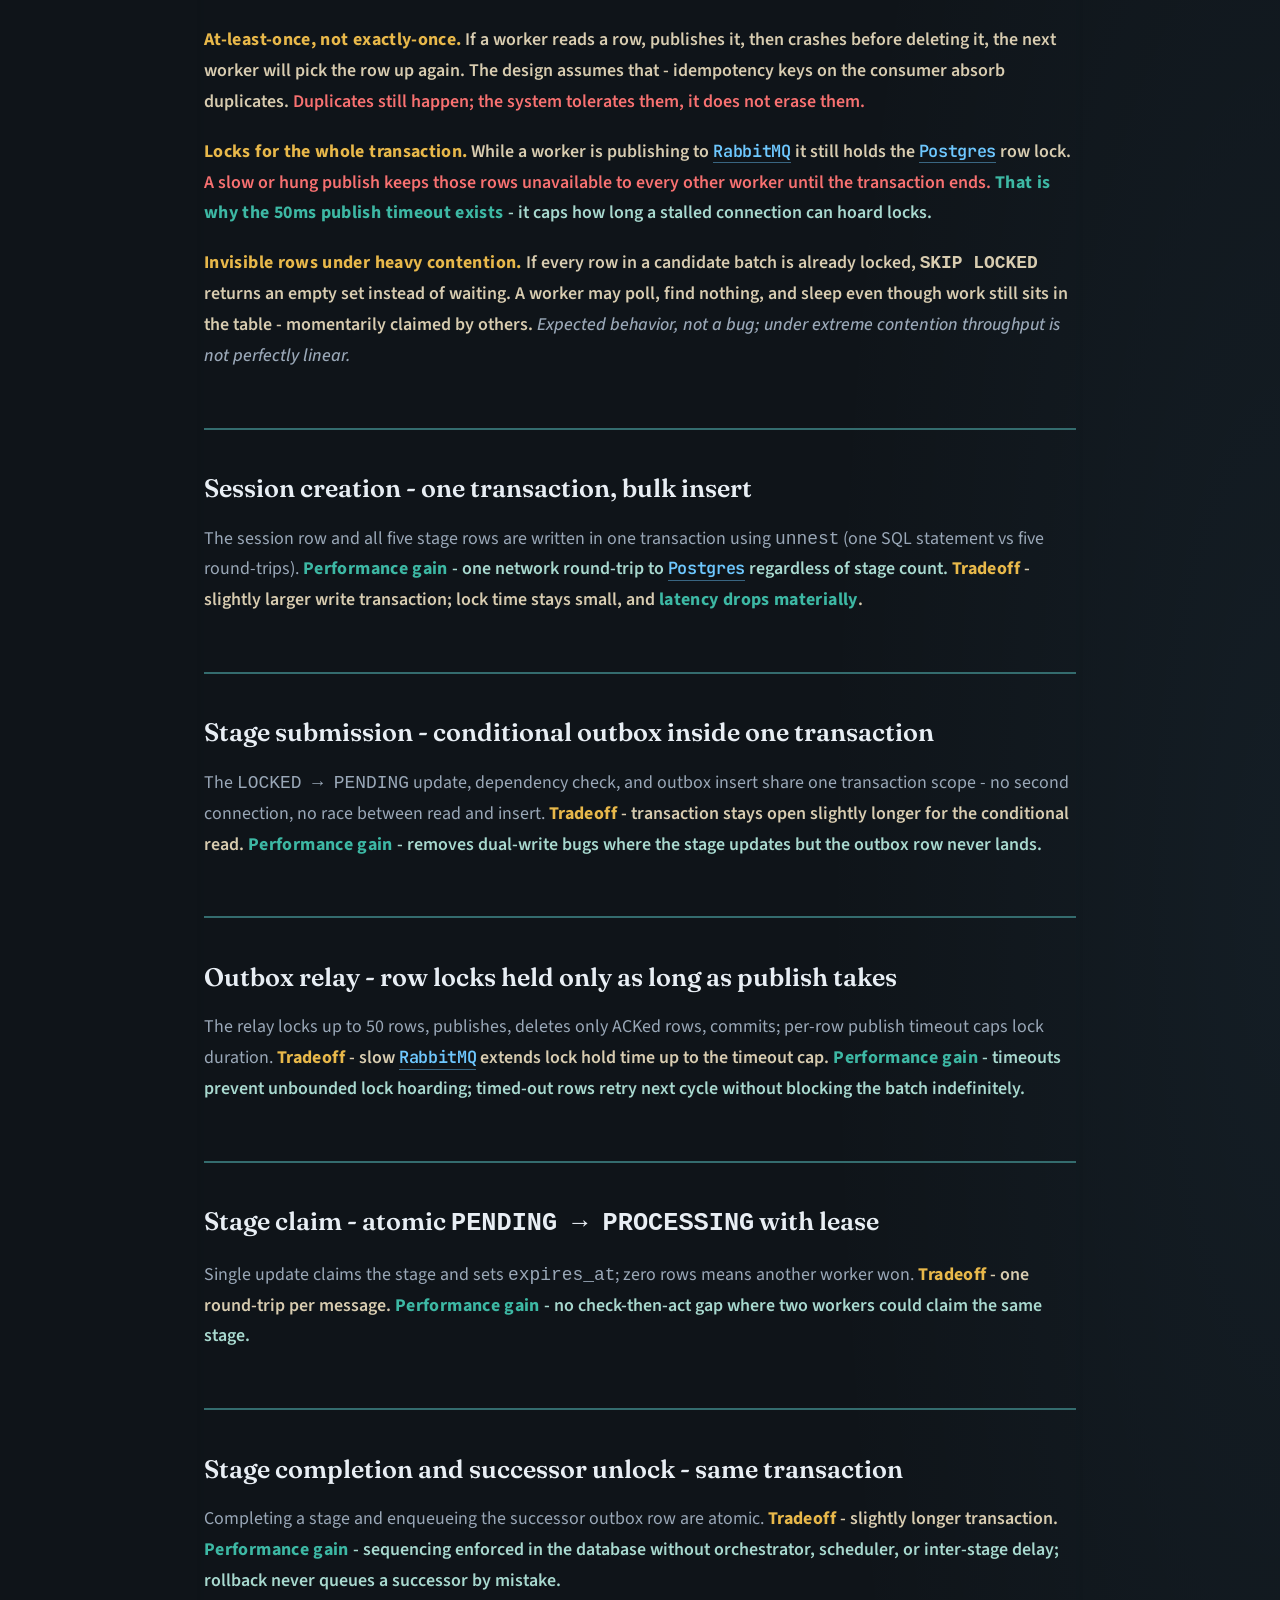
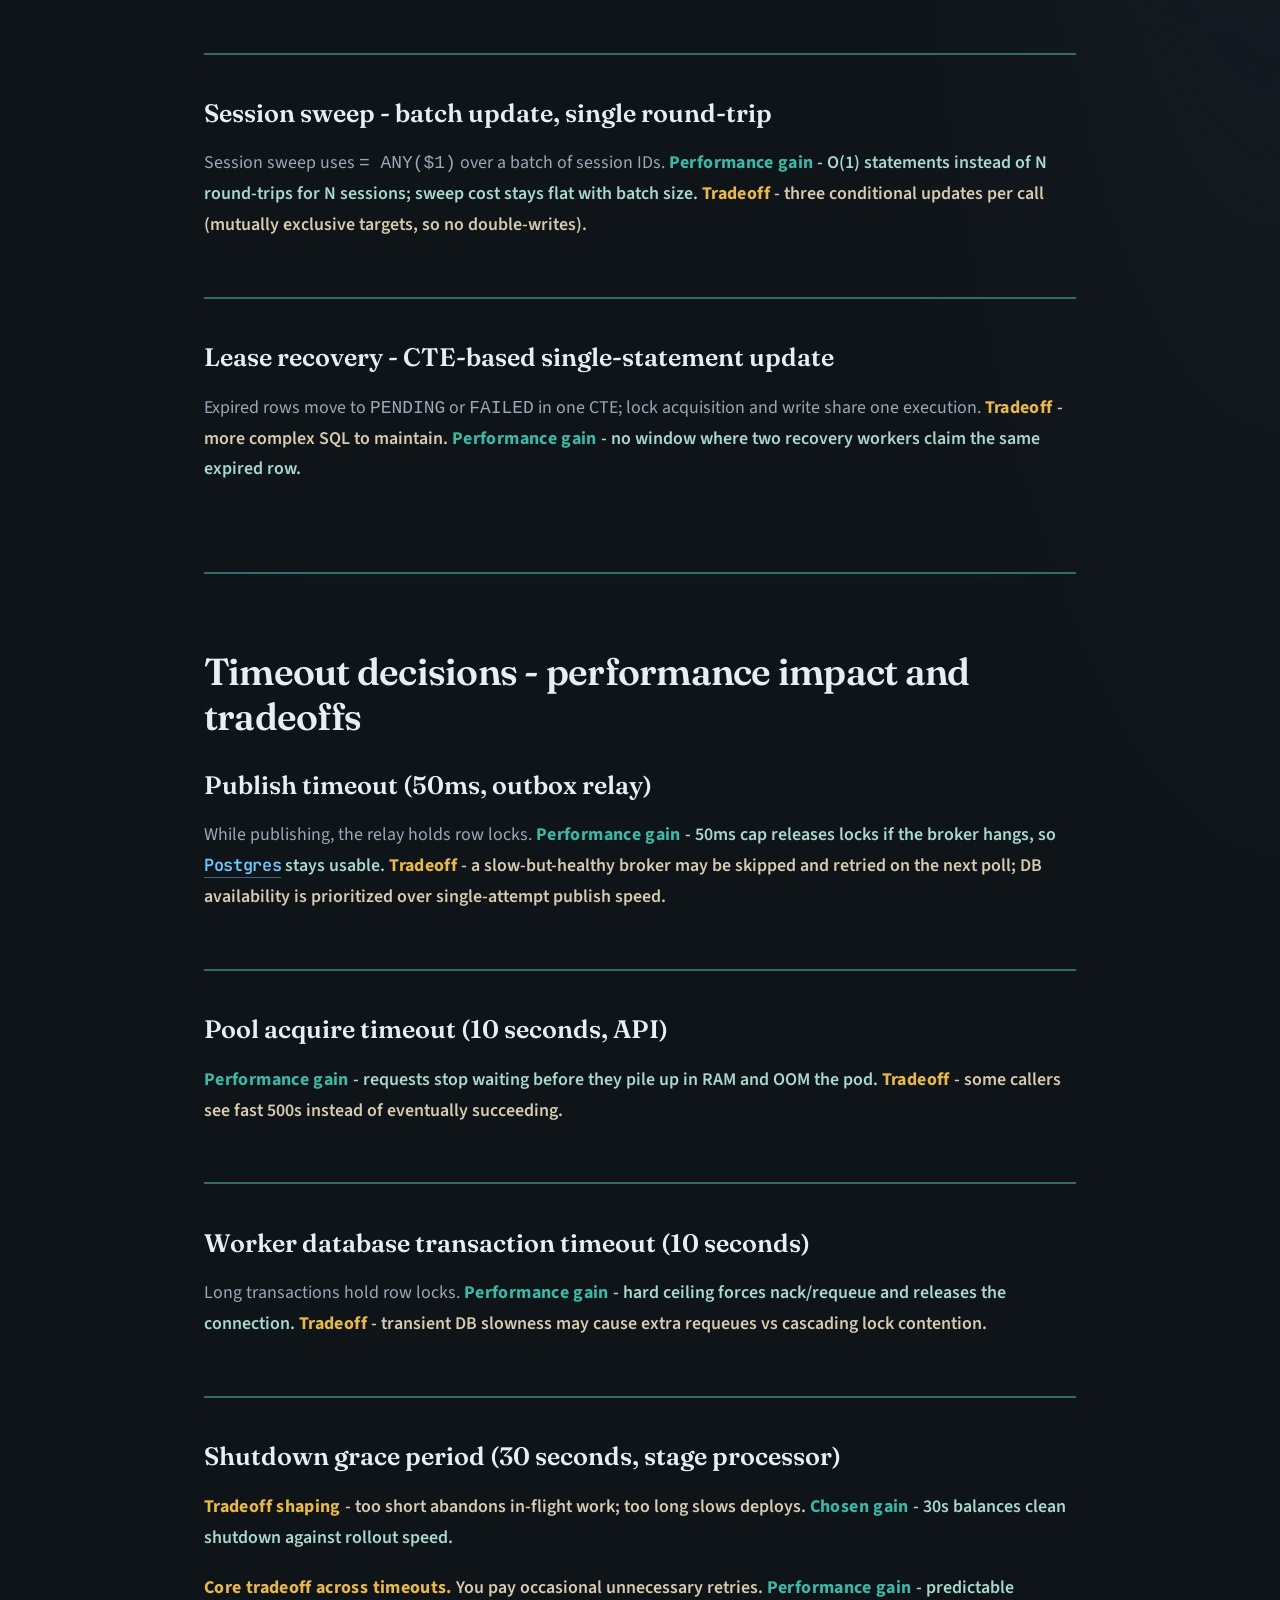
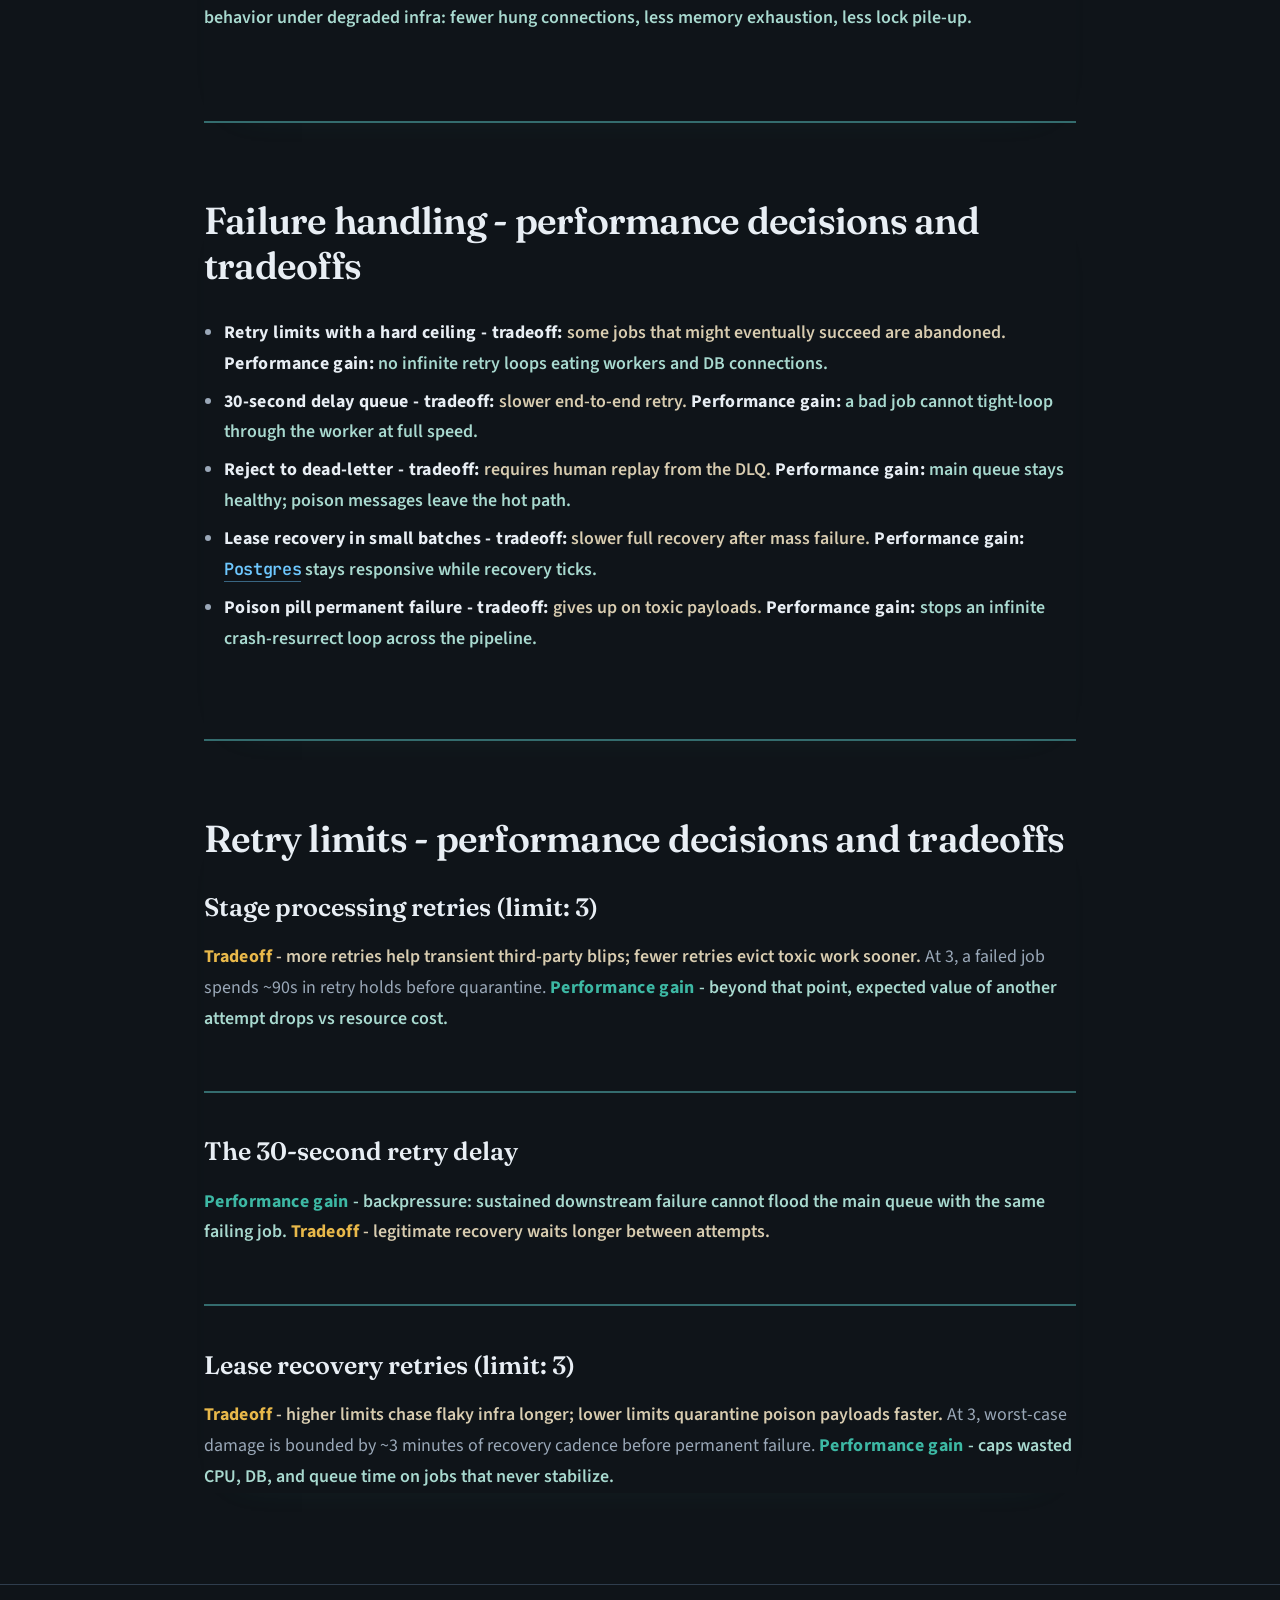
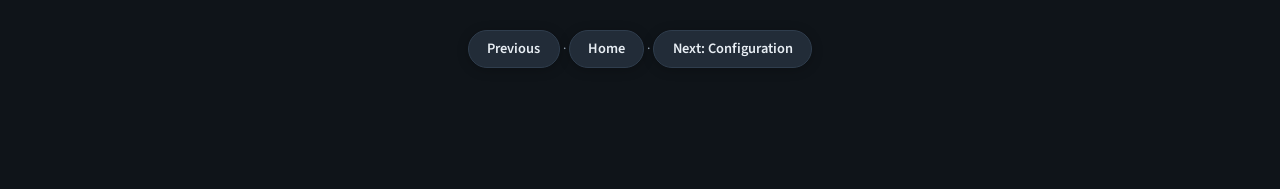
<file: performance-decisions.html>
<!DOCTYPE html>
<html lang="en">
<head>
  <meta charset="UTF-8">
  <meta name="viewport" content="width=device-width, initial-scale=1.0">
  <title>Performance decisions - Technical documentation</title>
  <link rel="preconnect" href="https://fonts.googleapis.com">
  <link rel="preconnect" href="https://fonts.gstatic.com" crossorigin>
  <link href="https://fonts.googleapis.com/css2?family=Fraunces:opsz,wght@9..144,500;600&family=JetBrains+Mono:wght@400;500;600&family=Source+Sans+3:ital,wght@0,400;0,600;1,400&display=swap" rel="stylesheet">
  <link rel="stylesheet" href="styles.css">
</head>
<body>
  <nav class="chapter-nav" aria-label="Documentation sections">
    <ul>
      <li><a href="index.html">Home</a></li>
      <li><a href="application-stack.html">Application stack</a></li>
      <li><a href="architecture.html">Architecture</a></li>
      <li><a href="execution.html">Execution</a></li>
      <li><a href="performance-decisions.html" aria-current="page">Performance</a></li>
      <li><a href="configuration.html">Configuration</a></li>
      <li><a href="tracing-and-observability.html">Tracing</a></li>
      <li><a href="testing.html">Testing</a></li>
      <li><a href="security.html">Security</a></li>
      <li><a href="devops.html">DevOps</a></li>
    </ul>
  </nav>

  <header class="site-header">
    <h1 class="page-header-title">Performance decisions</h1>
    <p class="page-header-desc">Indexing, IDs, transactions, timeouts, retries, and failure handling <strong class="perf-tradeoff-head">tradeoffs</strong> and <strong class="perf-gain-head">performance gains</strong>.</p>
  </header>

  <nav class="toc" aria-label="On this page">
    <h2>Contents</h2>
    <ul>
      <li><a href="#indexing">Indexing</a></li>
      <li><a href="#uuid">UUIDv4</a></li>
      <li><a href="#transactions">Transaction flows</a></li>
      <li><a href="#timeouts">Timeouts</a></li>
      <li><a href="#failure">Failure handling</a></li>
      <li><a href="#retry-limits">Retry limits</a></li>
    </ul>
  </nav>

  <main class="performance-doc">
    <section id="indexing" class="doc-section">
      <h2>Indexing - performance decisions and tradeoffs</h2>

      <h3>Partial indexes over full indexes</h3>
      <p>The core decision: only index rows that are actively being worked on. <code>idx_stages_polling</code> covers PENDING and PROCESSING rows only. <code>idx_stages_processing_expires_at</code> covers PROCESSING rows with a non-null <code>expires_at</code> only.</p>
      <p><strong class="perf-tradeoff-head">The tradeoff is deliberate</strong> <span class="perf-tradeoff-detail">- historical COMPLETED rows, which will be the vast majority at scale, are excluded entirely. A standard index on status would grow with every verification ever processed, eventually becoming slow and memory-hungry.</span> <strong class="perf-gain-head">The performance gain</strong> <span class="perf-gain-detail">- partial indexes stay small and fit in RAM regardless of how large the table grows. Worker query time stays flat instead of degrading as data accumulates.</span></p>

      <h3>Ordered index on <code>outbox_events</code></h3>
      <p><strong class="perf-gain-head">Performance gain</strong> <span class="perf-gain-detail"><code>idx_outbox_polling</code> on <code>created_at ASC</code> lets the relay grab the 50 oldest rows in arrival order without a sort operation.</span> <strong class="perf-tradeoff-head">Tradeoff</strong> <span class="perf-tradeoff-detail">- insert work pays a small overhead to maintain the index</span> <em class="perf-note">(negligible here because the table stays near-empty via deletion).</em></p>

      <h3><code>SKIP LOCKED</code> only scales because the indexes are shaped correctly</h3>
      <p><code>SKIP LOCKED</code> tells Postgres to skip locked rows and return the next available ones. <strong class="perf-gain-head">Performance gain</strong> <span class="perf-gain-detail">- with the right index, Postgres finds the next available rows quickly; many worker pods grab disjoint batches without blocking each other.</span> <strong class="perf-tradeoff-head">Tradeoff if mis-shaped</strong> <span class="perf-tradeoff-detail">- without the aligned index, this degrades to row-by-row scan under load.</span></p>

      <div class="callout">
        <p><strong class="perf-tradeoff-head">Core tradeoff in one sentence.</strong> <span class="perf-tradeoff-detail">Slightly more complex index maintenance and a few extra bytes per write</span> - <strong class="perf-gain-head">in exchange, the performance gain</strong>: <span class="perf-gain-detail">flat query time at any table size and contention-free concurrency across worker pods.</span></p>
      </div>
    </section>

    <section id="uuid" class="doc-section">
      <h2>UUIDv4 - performance and security tradeoffs</h2>

      <h3>What we gained</h3>
      <p><strong class="perf-gain-head">Performance gain</strong> <span class="perf-gain-detail">- UUIDs are generated in memory with <code>Uuid::new_v4()</code>; no DB round-trip. Multi-stage transactions do not stall waiting for an ID.</span> Sequential IDs under concurrency <strong class="perf-tradeoff-head">trade off serial contention</strong> <span class="perf-tradeoff-detail">- every insert waits on a locked sequence.</span></p>
      <p><strong class="perf-gain-head">Performance gain</strong> <span class="perf-gain-detail">- global uniqueness without coordination across API/worker pods or shards.</span></p>
      <p><strong class="perf-gain-head">Security gain</strong> <span class="perf-gain-detail">- 122 bits of entropy makes the session ID act as a bearer token; sequential IDs make enumeration trivial.</span></p>

      <h3>What we gave up</h3>
      <p><strong class="perf-tradeoff-head">Tradeoff</strong> <span class="perf-tradeoff-detail">- 16 bytes per key vs 8, and more B-tree fragmentation than sequential keys because inserts land at random positions (more page splits, higher index maintenance).</span></p>

      <div class="callout">
        <p><strong class="perf-tradeoff-head">Tradeoff in plain terms.</strong> <span class="perf-tradeoff-detail">Extra disk and mild fragmentation</span> - <strong class="perf-gain-head">performance and ops gains</strong>: <span class="perf-gain-detail">no sequence bottleneck, no cross-pod ID coordination, IDOR resistance, safer sharding.</span> <em class="perf-note">For this workload, the tradeoff skews heavily toward UUIDs.</em></p>
      </div>
    </section>

    <section id="transactions" class="doc-section">
      <h2>Transaction flows - performance decisions and tradeoffs</h2>

      <h3>What <code>SKIP LOCKED</code> achieves in the outbox relay</h3>
      <div class="perf-mechanism-rationale">
        <p class="perf-mechanism-rationale-lead"><strong>Firstly, without <code>SKIP LOCKED</code>, parallel workers become a single-file line at the database.</strong></p>
        <p>Multiple workers polling the same table would <span class="doc-problem">block each other</span>. Worker A locks a row; Worker B tries to read the same row and waits  -  held at the database level until Worker A releases the lock. Under high concurrency that turns into <span class="doc-problem">a queue of workers stacking up behind each other, serializing what should be parallel work</span>.</p>
        <p><strong class="perf-gain-head"><code>SKIP LOCKED</code> flips that behavior.</strong> <span class="perf-gain-detail">Instead of waiting, a worker skips rows that are already locked and moves to the next available one.</span> Two workers polling at once get different rows with no coordination. Ten workers get ten different batches. A hundred pods never touch the same row. The table acts as a self-distributing work queue  -  Postgres partitions work through row-level locking alone.</p>
        <p><strong class="perf-gain-head">That is why both the Outbox Relay and the Lease Recovery Worker scale horizontally.</strong> <span class="perf-gain-detail">Add pods and throughput tracks linearly: each pod works on rows no other pod is touching.</span></p>
      </div>

      <h4>The tradeoffs</h4>
      <p><strong class="perf-tradeoff-head">No ordering guarantee.</strong> <span class="perf-tradeoff-detail"><code>SKIP LOCKED</code> does not promise insertion order. If Worker A holds row 1, Worker B skips it and takes row 2  -  row 2 can finish first. For the outbox that is usually fine: the ordered index on <code>created_at</code> biases work toward oldest-first, but strict FIFO is not enforced.</span></p>
      <p><strong class="perf-tradeoff-head">At-least-once, not exactly-once.</strong> <span class="perf-tradeoff-detail">If a worker reads a row, publishes it, then crashes before deleting it, the next worker will pick the row up again. The design assumes that  -  idempotency keys on the consumer absorb duplicates.</span> <span class="doc-problem">Duplicates still happen; the system tolerates them, it does not erase them.</span></p>
      <p><strong class="perf-tradeoff-head">Locks for the whole transaction.</strong> <span class="perf-tradeoff-detail">While a worker is publishing to RabbitMQ it still holds the Postgres row lock.</span> <span class="doc-problem">A slow or hung publish keeps those rows unavailable to every other worker until the transaction ends.</span> <strong class="perf-gain-head">That is why the 50ms publish timeout exists</strong> <span class="perf-gain-detail">- it caps how long a stalled connection can hoard locks.</span></p>
      <p><strong class="perf-tradeoff-head">Invisible rows under heavy contention.</strong> <span class="perf-tradeoff-detail">If every row in a candidate batch is already locked, <code>SKIP LOCKED</code> returns an empty set instead of waiting. A worker may poll, find nothing, and sleep even though work still sits in the table  -  momentarily claimed by others.</span> <em class="perf-note">Expected behavior, not a bug; under extreme contention throughput is not perfectly linear.</em></p>

      <h3>Session creation - one transaction, bulk insert</h3>
      <p>The session row and all five stage rows are written in one transaction using <code>unnest</code> (one SQL statement vs five round-trips). <strong class="perf-gain-head">Performance gain</strong> <span class="perf-gain-detail">- one network round-trip to Postgres regardless of stage count.</span> <strong class="perf-tradeoff-head">Tradeoff</strong> <span class="perf-tradeoff-detail">- slightly larger write transaction; lock time stays small, and <strong class="perf-gain-head">latency drops materially</strong>.</span></p>

      <h3>Stage submission - conditional outbox inside one transaction</h3>
      <p>The <code>LOCKED → PENDING</code> update, dependency check, and outbox insert share one transaction scope - no second connection, no race between read and insert. <strong class="perf-tradeoff-head">Tradeoff</strong> <span class="perf-tradeoff-detail">- transaction stays open slightly longer for the conditional read.</span> <strong class="perf-gain-head">Performance gain</strong> <span class="perf-gain-detail">- removes dual-write bugs where the stage updates but the outbox row never lands.</span></p>

      <h3>Outbox relay - row locks held only as long as publish takes</h3>
      <p>The relay locks up to 50 rows, publishes, deletes only ACKed rows, commits; per-row publish timeout caps lock duration. <strong class="perf-tradeoff-head">Tradeoff</strong> <span class="perf-tradeoff-detail">- slow RabbitMQ extends lock hold time up to the timeout cap.</span> <strong class="perf-gain-head">Performance gain</strong> <span class="perf-gain-detail">- timeouts prevent unbounded lock hoarding; timed-out rows retry next cycle without blocking the batch indefinitely.</span></p>

      <h3>Stage claim - atomic <code>PENDING → PROCESSING</code> with lease</h3>
      <p>Single update claims the stage and sets <code>expires_at</code>; zero rows means another worker won. <strong class="perf-tradeoff-head">Tradeoff</strong> <span class="perf-tradeoff-detail">- one round-trip per message.</span> <strong class="perf-gain-head">Performance gain</strong> <span class="perf-gain-detail">- no check-then-act gap where two workers could claim the same stage.</span></p>

      <h3>Stage completion and successor unlock - same transaction</h3>
      <p>Completing a stage and enqueueing the successor outbox row are atomic. <strong class="perf-tradeoff-head">Tradeoff</strong> <span class="perf-tradeoff-detail">- slightly longer transaction.</span> <strong class="perf-gain-head">Performance gain</strong> <span class="perf-gain-detail">- sequencing enforced in the database without orchestrator, scheduler, or inter-stage delay; rollback never queues a successor by mistake.</span></p>

      <h3>Session sweep - batch update, single round-trip</h3>
      <p>Session sweep uses <code>= ANY($1)</code> over a batch of session IDs. <strong class="perf-gain-head">Performance gain</strong> <span class="perf-gain-detail">- O(1) statements instead of N round-trips for N sessions; sweep cost stays flat with batch size.</span> <strong class="perf-tradeoff-head">Tradeoff</strong> <span class="perf-tradeoff-detail">- three conditional updates per call (mutually exclusive targets, so no double-writes).</span></p>

      <h3>Lease recovery - CTE-based single-statement update</h3>
      <p>Expired rows move to <code>PENDING</code> or <code>FAILED</code> in one CTE; lock acquisition and write share one execution. <strong class="perf-tradeoff-head">Tradeoff</strong> <span class="perf-tradeoff-detail">- more complex SQL to maintain.</span> <strong class="perf-gain-head">Performance gain</strong> <span class="perf-gain-detail">- no window where two recovery workers claim the same expired row.</span></p>
    </section>

    <section id="timeouts" class="doc-section">
      <h2>Timeout decisions - performance impact and tradeoffs</h2>

      <h3>Publish timeout (50ms, outbox relay)</h3>
      <p>While publishing, the relay holds row locks. <strong class="perf-gain-head">Performance gain</strong> <span class="perf-gain-detail">- 50ms cap releases locks if the broker hangs, so Postgres stays usable.</span> <strong class="perf-tradeoff-head">Tradeoff</strong> <span class="perf-tradeoff-detail">- a slow-but-healthy broker may be skipped and retried on the next poll; DB availability is prioritized over single-attempt publish speed.</span></p>

      <h3>Pool acquire timeout (10 seconds, API)</h3>
      <p><strong class="perf-gain-head">Performance gain</strong> <span class="perf-gain-detail">- requests stop waiting before they pile up in RAM and OOM the pod.</span> <strong class="perf-tradeoff-head">Tradeoff</strong> <span class="perf-tradeoff-detail">- some callers see fast 500s instead of eventually succeeding.</span></p>

      <h3>Worker database transaction timeout (10 seconds)</h3>
      <p>Long transactions hold row locks. <strong class="perf-gain-head">Performance gain</strong> <span class="perf-gain-detail">- hard ceiling forces nack/requeue and releases the connection.</span> <strong class="perf-tradeoff-head">Tradeoff</strong> <span class="perf-tradeoff-detail">- transient DB slowness may cause extra requeues vs cascading lock contention.</span></p>

      <h3>Shutdown grace period (30 seconds, stage processor)</h3>
      <p><strong class="perf-tradeoff-head">Tradeoff shaping</strong> <span class="perf-tradeoff-detail">- too short abandons in-flight work; too long slows deploys.</span> <strong class="perf-gain-head">Chosen gain</strong> <span class="perf-gain-detail">- 30s balances clean shutdown against rollout speed.</span></p>

      <p><strong class="perf-tradeoff-head">Core tradeoff across timeouts.</strong> <span class="perf-tradeoff-detail">You pay occasional unnecessary retries.</span> <strong class="perf-gain-head">Performance gain</strong> <span class="perf-gain-detail">- predictable behavior under degraded infra: fewer hung connections, less memory exhaustion, less lock pile-up.</span></p>
    </section>

    <section id="failure" class="doc-section">
      <h2>Failure handling - performance decisions and tradeoffs</h2>

      <ul class="bullets">
        <li><strong class="perf-tradeoff-head">Retry limits with a hard ceiling - tradeoff:</strong> <span class="perf-tradeoff-detail">some jobs that might eventually succeed are abandoned.</span> <strong class="perf-gain-head">Performance gain:</strong> <span class="perf-gain-detail">no infinite retry loops eating workers and DB connections.</span></li>
        <li><strong class="perf-tradeoff-head">30-second delay queue - tradeoff:</strong> <span class="perf-tradeoff-detail">slower end-to-end retry.</span> <strong class="perf-gain-head">Performance gain:</strong> <span class="perf-gain-detail">a bad job cannot tight-loop through the worker at full speed.</span></li>
        <li><strong class="perf-tradeoff-head">Reject to dead-letter - tradeoff:</strong> <span class="perf-tradeoff-detail">requires human replay from the DLQ.</span> <strong class="perf-gain-head">Performance gain:</strong> <span class="perf-gain-detail">main queue stays healthy; poison messages leave the hot path.</span></li>
        <li><strong class="perf-tradeoff-head">Lease recovery in small batches - tradeoff:</strong> <span class="perf-tradeoff-detail">slower full recovery after mass failure.</span> <strong class="perf-gain-head">Performance gain:</strong> <span class="perf-gain-detail">Postgres stays responsive while recovery ticks.</span></li>
        <li><strong class="perf-tradeoff-head">Poison pill permanent failure - tradeoff:</strong> <span class="perf-tradeoff-detail">gives up on toxic payloads.</span> <strong class="perf-gain-head">Performance gain:</strong> <span class="perf-gain-detail">stops an infinite crash-resurrect loop across the pipeline.</span></li>
      </ul>
    </section>

    <section id="retry-limits" class="doc-section">
      <h2>Retry limits - performance decisions and tradeoffs</h2>

      <h3>Stage processing retries (limit: 3)</h3>
      <p><strong class="perf-tradeoff-head">Tradeoff</strong> <span class="perf-tradeoff-detail">- more retries help transient third-party blips; fewer retries evict toxic work sooner.</span> At 3, a failed job spends ~90s in retry holds before quarantine. <strong class="perf-gain-head">Performance gain</strong> <span class="perf-gain-detail">- beyond that point, expected value of another attempt drops vs resource cost.</span></p>

      <h3>The 30-second retry delay</h3>
      <p><strong class="perf-gain-head">Performance gain</strong> <span class="perf-gain-detail">- backpressure: sustained downstream failure cannot flood the main queue with the same failing job.</span> <strong class="perf-tradeoff-head">Tradeoff</strong> <span class="perf-tradeoff-detail">- legitimate recovery waits longer between attempts.</span></p>

      <h3>Lease recovery retries (limit: 3)</h3>
      <p><strong class="perf-tradeoff-head">Tradeoff</strong> <span class="perf-tradeoff-detail">- higher limits chase flaky infra longer; lower limits quarantine poison payloads faster.</span> At 3, worst-case damage is bounded by ~3 minutes of recovery cadence before permanent failure. <strong class="perf-gain-head">Performance gain</strong> <span class="perf-gain-detail">- caps wasted CPU, DB, and queue time on jobs that never stabilize.</span></p>
    </section>
  </main>

  <footer class="site-footer">
    <p><a href="execution.html">Previous</a> · <a href="index.html">Home</a> · <a href="configuration.html">Next: Configuration</a></p>
  </footer>
  <script src="search-index.js"></script>
  <script src="tech-emphasis.js" defer></script>
  <script src="search.js" defer></script>
</body>
</html>
</file>
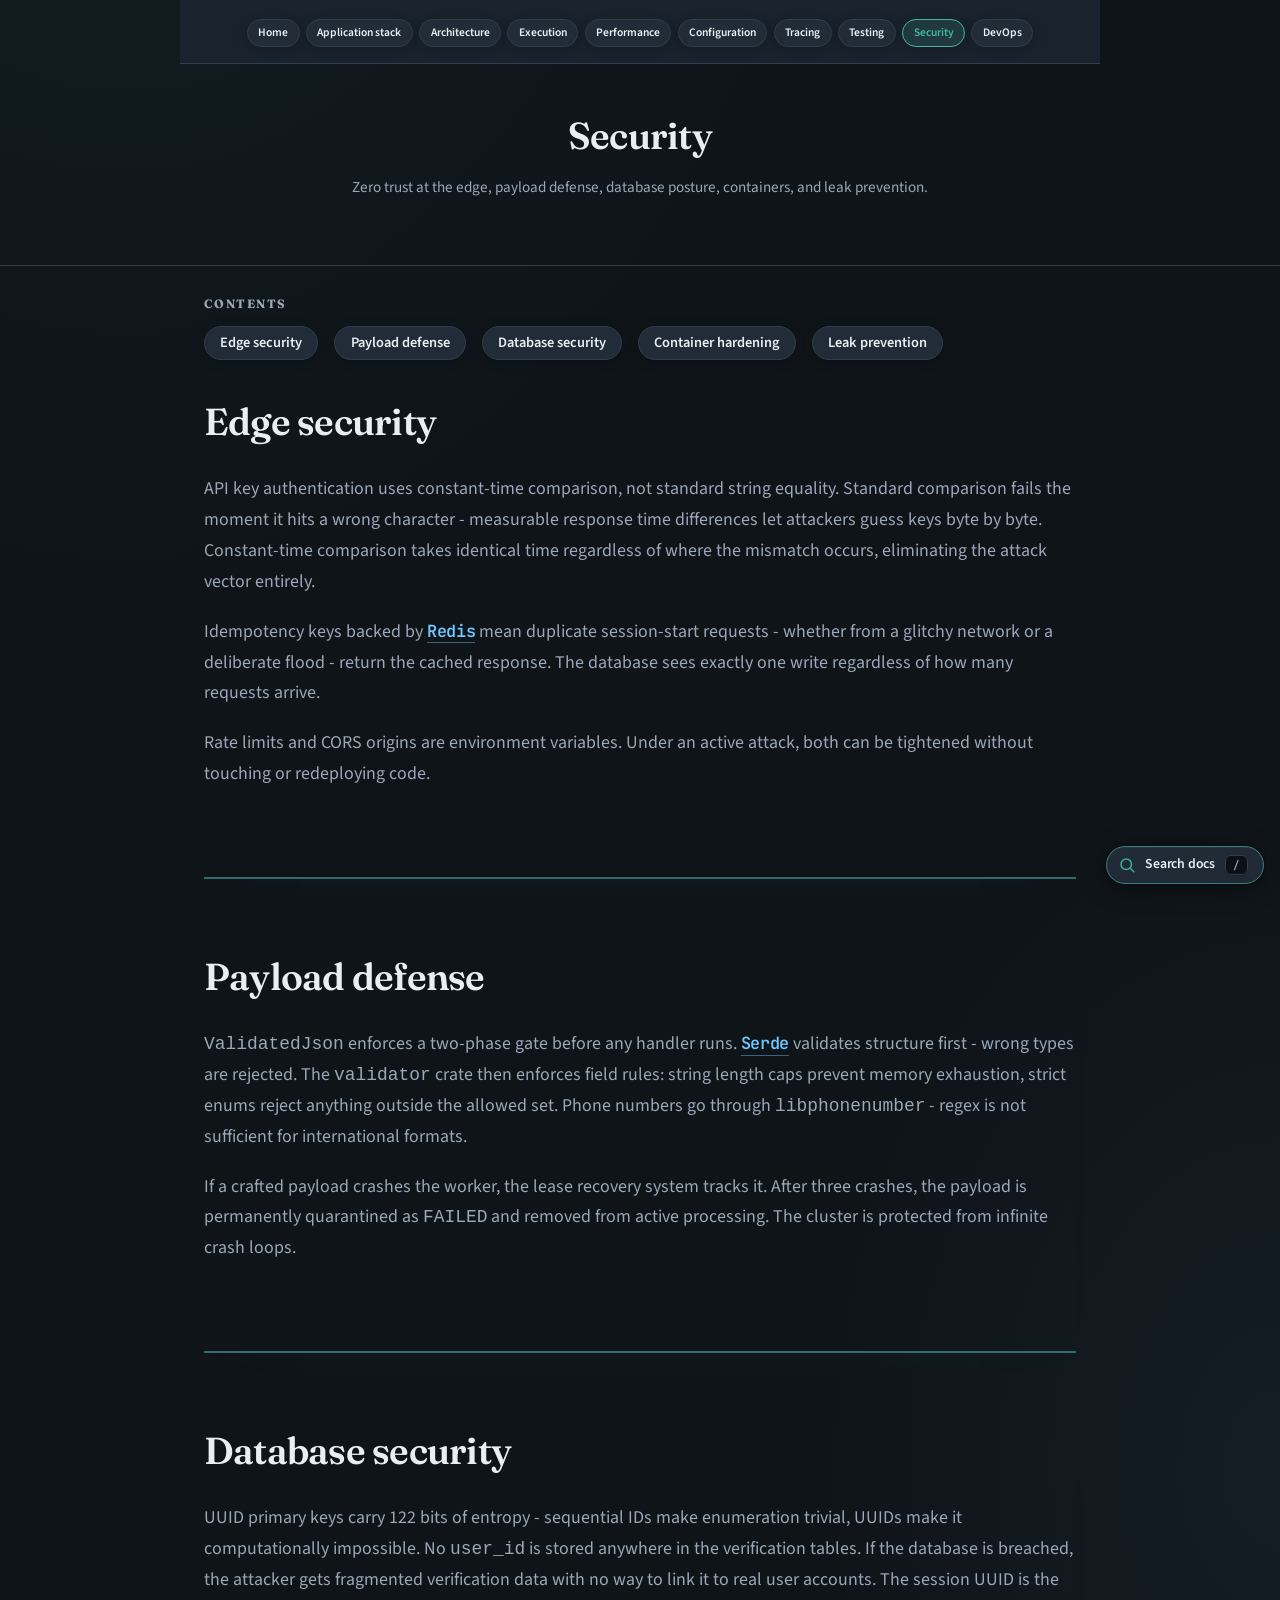
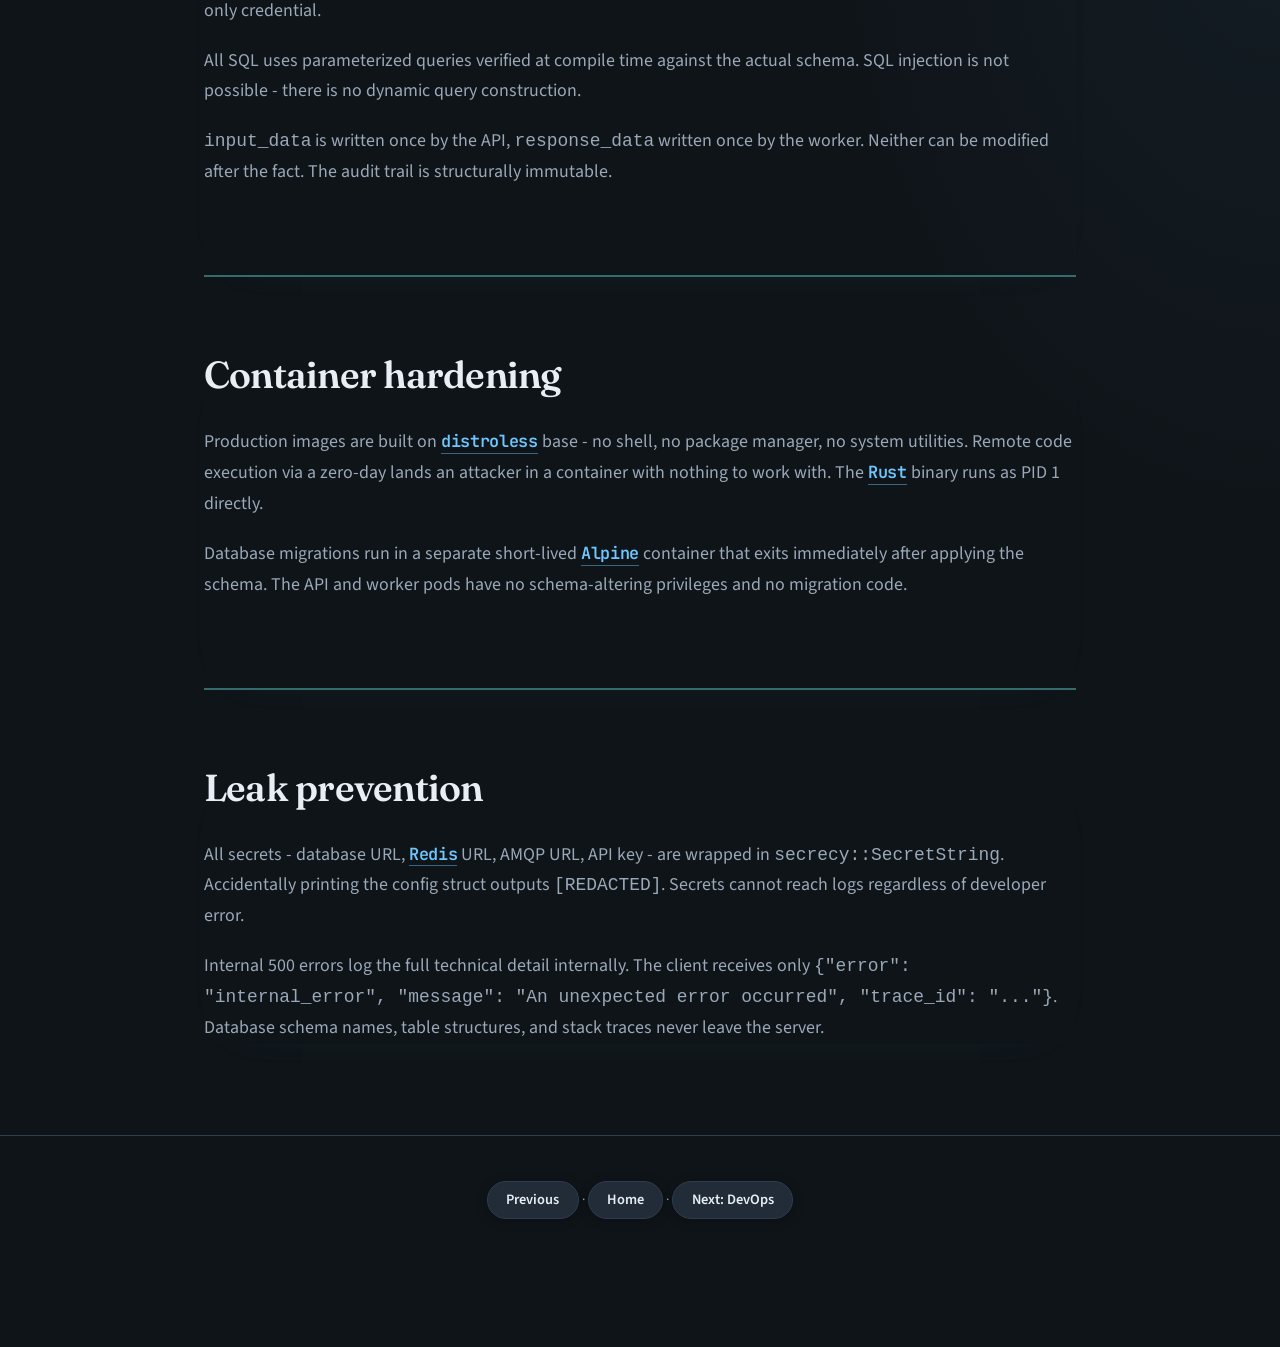
<file: security.html>
<!DOCTYPE html>
<html lang="en">
<head>
  <meta charset="UTF-8">
  <meta name="viewport" content="width=device-width, initial-scale=1.0">
  <title>Security - Technical documentation</title>
  <link rel="preconnect" href="https://fonts.googleapis.com">
  <link rel="preconnect" href="https://fonts.gstatic.com" crossorigin>
  <link href="https://fonts.googleapis.com/css2?family=Fraunces:opsz,wght@9..144,500;600&family=JetBrains+Mono:wght@400;500;600&family=Source+Sans+3:ital,wght@0,400;0,600;1,400&display=swap" rel="stylesheet">
  <link rel="stylesheet" href="styles.css">
</head>
<body>
  <nav class="chapter-nav" aria-label="Documentation sections">
    <ul>
      <li><a href="index.html">Home</a></li>
      <li><a href="application-stack.html">Application stack</a></li>
      <li><a href="architecture.html">Architecture</a></li>
      <li><a href="execution.html">Execution</a></li>
      <li><a href="performance-decisions.html">Performance</a></li>
      <li><a href="configuration.html">Configuration</a></li>
      <li><a href="tracing-and-observability.html">Tracing</a></li>
      <li><a href="testing.html">Testing</a></li>
      <li><a href="security.html" aria-current="page">Security</a></li>
      <li><a href="devops.html">DevOps</a></li>
    </ul>
  </nav>

  <header class="site-header">
    <h1 class="page-header-title">Security</h1>
    <p class="page-header-desc">Zero trust at the edge, payload defense, database posture, containers, and leak prevention.</p>
  </header>

  <nav class="toc" aria-label="On this page">
    <h2>Contents</h2>
    <ul>
      <li><a href="#edge">Edge security</a></li>
      <li><a href="#payload">Payload defense</a></li>
      <li><a href="#database">Database security</a></li>
      <li><a href="#containers">Container hardening</a></li>
      <li><a href="#leaks">Leak prevention</a></li>
    </ul>
  </nav>

  <main>
    <section id="edge" class="doc-section">
      <h2>Edge security</h2>
      <p>API key authentication uses constant-time comparison, not standard string equality. Standard comparison fails the moment it hits a wrong character - measurable response time differences let attackers guess keys byte by byte. Constant-time comparison takes identical time regardless of where the mismatch occurs, eliminating the attack vector entirely.</p>
      <p>Idempotency keys backed by Redis mean duplicate session-start requests - whether from a glitchy network or a deliberate flood - return the cached response. The database sees exactly one write regardless of how many requests arrive.</p>
      <p>Rate limits and CORS origins are environment variables. Under an active attack, both can be tightened without touching or redeploying code.</p>
    </section>

    <section id="payload" class="doc-section">
      <h2>Payload defense</h2>
      <p><code>ValidatedJson</code> enforces a two-phase gate before any handler runs. Serde validates structure first - wrong types are rejected. The <code>validator</code> crate then enforces field rules: string length caps prevent memory exhaustion, strict enums reject anything outside the allowed set. Phone numbers go through <code>libphonenumber</code> - regex is not sufficient for international formats.</p>
      <p>If a crafted payload crashes the worker, the lease recovery system tracks it. After three crashes, the payload is permanently quarantined as <code>FAILED</code> and removed from active processing. The cluster is protected from infinite crash loops.</p>
    </section>

    <section id="database" class="doc-section">
      <h2>Database security</h2>
      <p>UUID primary keys carry 122 bits of entropy - sequential IDs make enumeration trivial, UUIDs make it computationally impossible. No <code>user_id</code> is stored anywhere in the verification tables. If the database is breached, the attacker gets fragmented verification data with no way to link it to real user accounts. The session UUID is the only credential.</p>
      <p>All SQL uses parameterized queries verified at compile time against the actual schema. SQL injection is not possible - there is no dynamic query construction.</p>
      <p><code>input_data</code> is written once by the API, <code>response_data</code> written once by the worker. Neither can be modified after the fact. The audit trail is structurally immutable.</p>
    </section>

    <section id="containers" class="doc-section">
      <h2>Container hardening</h2>
      <p>Production images are built on distroless base - no shell, no package manager, no system utilities. Remote code execution via a zero-day lands an attacker in a container with nothing to work with. The Rust binary runs as PID 1 directly.</p>
      <p>Database migrations run in a separate short-lived Alpine container that exits immediately after applying the schema. The API and worker pods have no schema-altering privileges and no migration code.</p>
    </section>

    <section id="leaks" class="doc-section">
      <h2>Leak prevention</h2>
      <p>All secrets - database URL, Redis URL, AMQP URL, API key - are wrapped in <code>secrecy::SecretString</code>. Accidentally printing the config struct outputs <code>[REDACTED]</code>. Secrets cannot reach logs regardless of developer error.</p>
      <p>Internal 500 errors log the full technical detail internally. The client receives only <code>{"error": "internal_error", "message": "An unexpected error occurred", "trace_id": "..."}</code>. Database schema names, table structures, and stack traces never leave the server.</p>
    </section>
  </main>

  <footer class="site-footer">
    <p><a href="testing.html">Previous</a> · <a href="index.html">Home</a> · <a href="devops.html">Next: DevOps</a></p>
  </footer>
  <script src="search-index.js"></script>
  <script src="tech-emphasis.js" defer></script>
  <script src="search.js" defer></script>
</body>
</html>
</file>
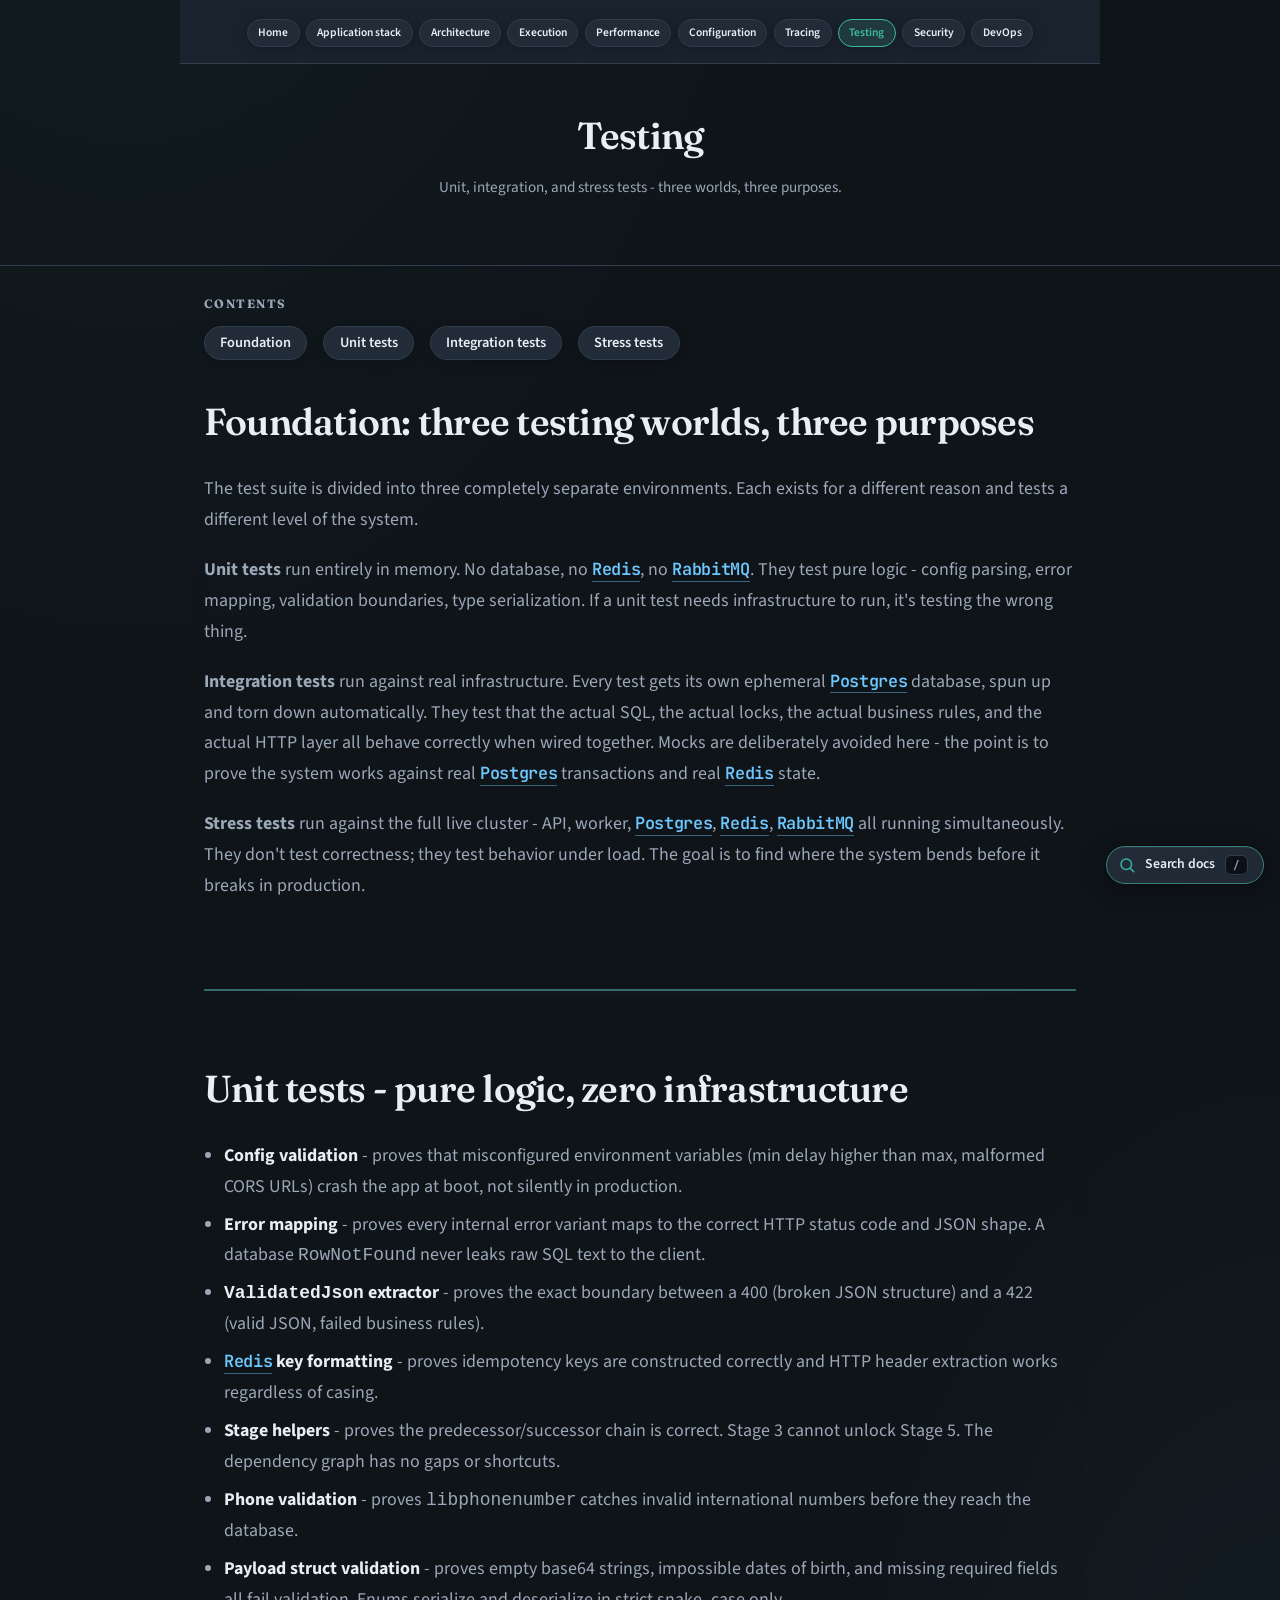
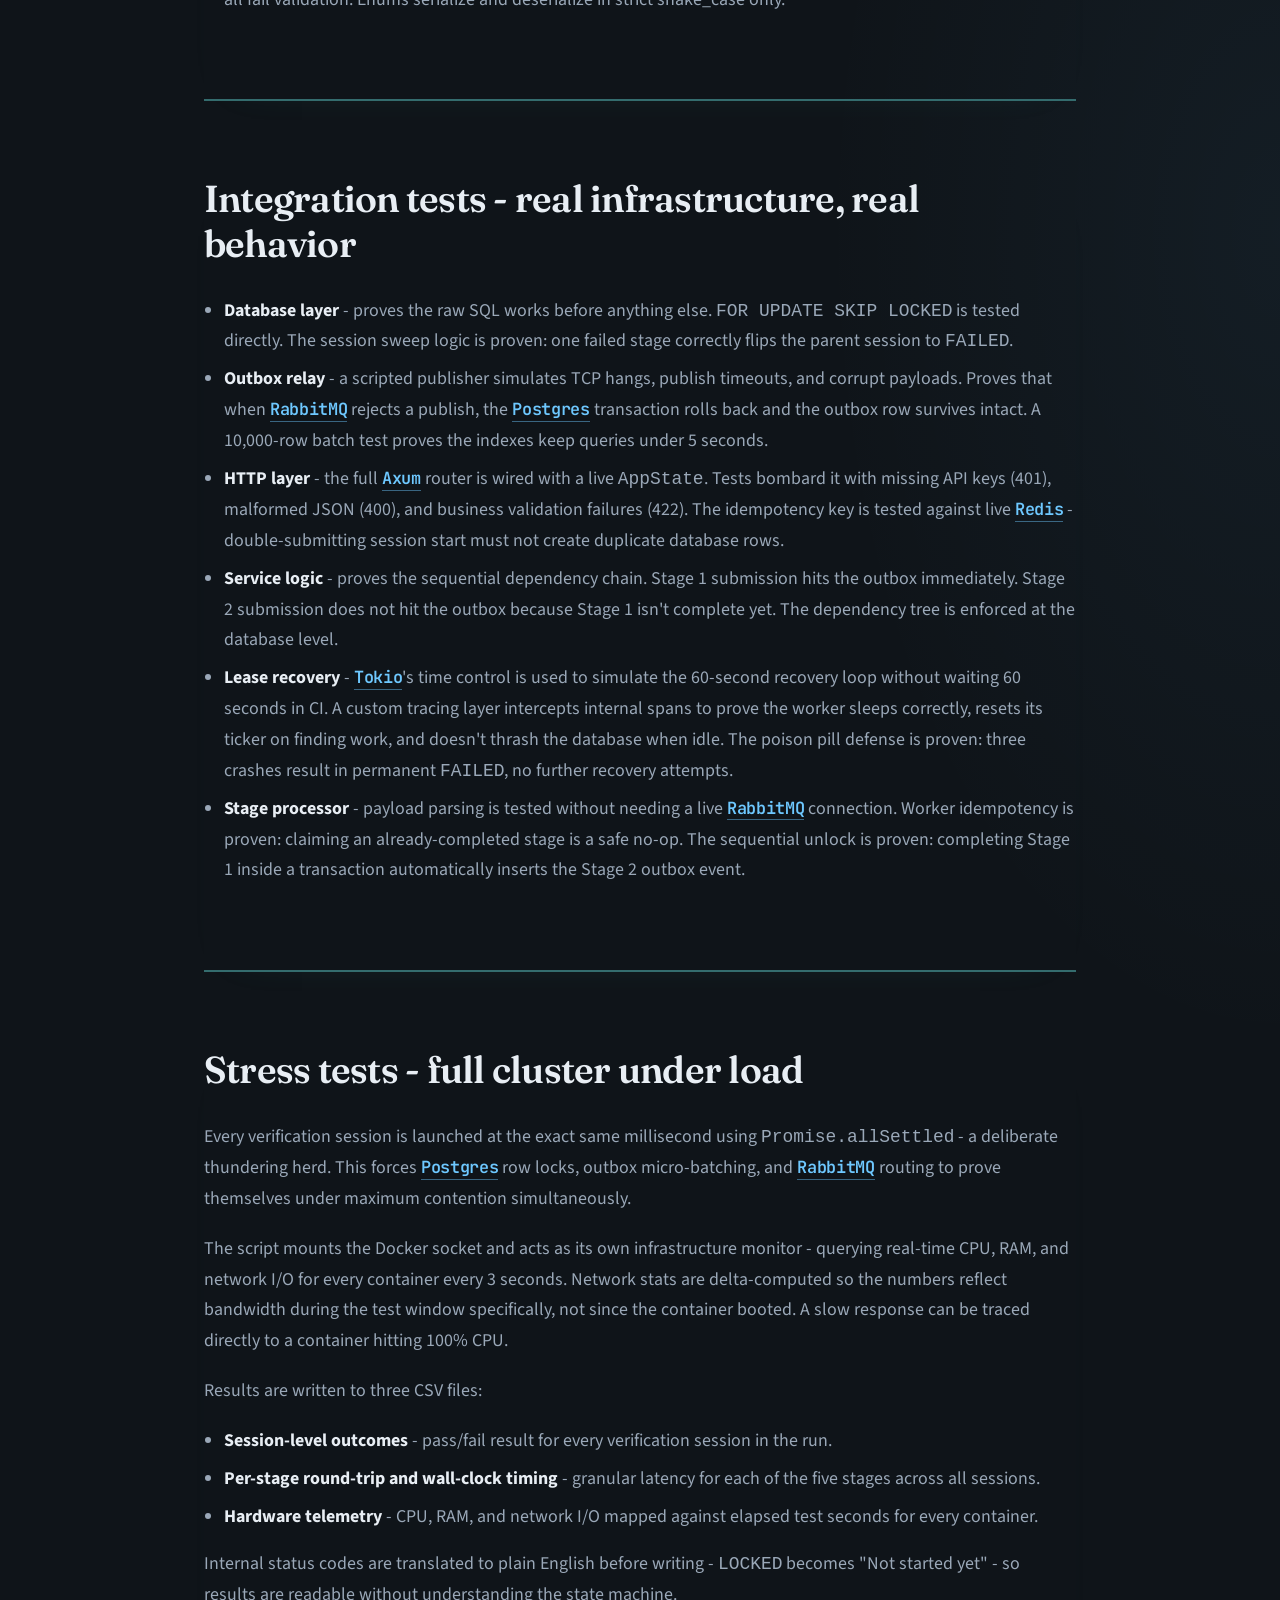
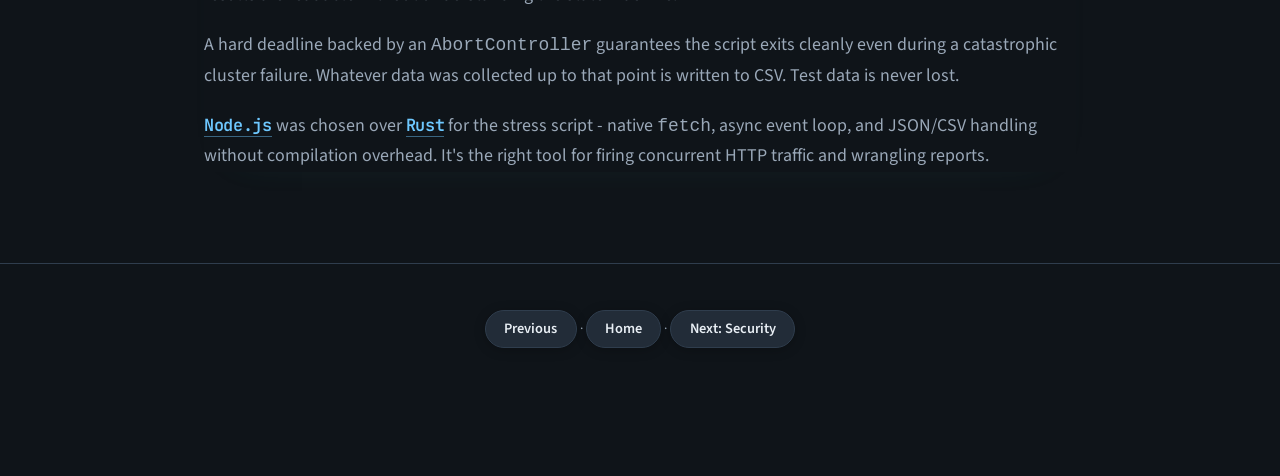
<file: testing.html>
<!DOCTYPE html>
<html lang="en">
<head>
  <meta charset="UTF-8">
  <meta name="viewport" content="width=device-width, initial-scale=1.0">
  <title>Testing - Technical documentation</title>
  <link rel="preconnect" href="https://fonts.googleapis.com">
  <link rel="preconnect" href="https://fonts.gstatic.com" crossorigin>
  <link href="https://fonts.googleapis.com/css2?family=Fraunces:opsz,wght@9..144,500;600&family=JetBrains+Mono:wght@400;500;600&family=Source+Sans+3:ital,wght@0,400;0,600;1,400&display=swap" rel="stylesheet">
  <link rel="stylesheet" href="styles.css">
</head>
<body>
  <nav class="chapter-nav" aria-label="Documentation sections">
    <ul>
      <li><a href="index.html">Home</a></li>
      <li><a href="application-stack.html">Application stack</a></li>
      <li><a href="architecture.html">Architecture</a></li>
      <li><a href="execution.html">Execution</a></li>
      <li><a href="performance-decisions.html">Performance</a></li>
      <li><a href="configuration.html">Configuration</a></li>
      <li><a href="tracing-and-observability.html">Tracing</a></li>
      <li><a href="testing.html" aria-current="page">Testing</a></li>
      <li><a href="security.html">Security</a></li>
      <li><a href="devops.html">DevOps</a></li>
    </ul>
  </nav>

  <header class="site-header">
    <h1 class="page-header-title">Testing</h1>
    <p class="page-header-desc">Unit, integration, and stress tests - three worlds, three purposes.</p>
  </header>

  <nav class="toc" aria-label="On this page">
    <h2>Contents</h2>
    <ul>
      <li><a href="#foundation">Foundation</a></li>
      <li><a href="#unit">Unit tests</a></li>
      <li><a href="#integration">Integration tests</a></li>
      <li><a href="#stress">Stress tests</a></li>
    </ul>
  </nav>

  <main>
    <section id="foundation" class="doc-section">
      <h2>Foundation: three testing worlds, three purposes</h2>
      <p>The test suite is divided into three completely separate environments. Each exists for a different reason and tests a different level of the system.</p>
      <p><strong>Unit tests</strong> run entirely in memory. No database, no Redis, no RabbitMQ. They test pure logic - config parsing, error mapping, validation boundaries, type serialization. If a unit test needs infrastructure to run, it's testing the wrong thing.</p>
      <p><strong>Integration tests</strong> run against real infrastructure. Every test gets its own ephemeral Postgres database, spun up and torn down automatically. They test that the actual SQL, the actual locks, the actual business rules, and the actual HTTP layer all behave correctly when wired together. Mocks are deliberately avoided here - the point is to prove the system works against real Postgres transactions and real Redis state.</p>
      <p><strong>Stress tests</strong> run against the full live cluster - API, worker, Postgres, Redis, RabbitMQ all running simultaneously. They don't test correctness; they test behavior under load. The goal is to find where the system bends before it breaks in production.</p>
    </section>

    <section id="unit" class="doc-section">
      <h2>Unit tests - pure logic, zero infrastructure</h2>
      <ul class="bullets">
        <li><strong>Config validation</strong> - proves that misconfigured environment variables (min delay higher than max, malformed CORS URLs) crash the app at boot, not silently in production.</li>
        <li><strong>Error mapping</strong> - proves every internal error variant maps to the correct HTTP status code and JSON shape. A database <code>RowNotFound</code> never leaks raw SQL text to the client.</li>
        <li><strong><code>ValidatedJson</code> extractor</strong> - proves the exact boundary between a 400 (broken JSON structure) and a 422 (valid JSON, failed business rules).</li>
        <li><strong>Redis key formatting</strong> - proves idempotency keys are constructed correctly and HTTP header extraction works regardless of casing.</li>
        <li><strong>Stage helpers</strong> - proves the predecessor/successor chain is correct. Stage 3 cannot unlock Stage 5. The dependency graph has no gaps or shortcuts.</li>
        <li><strong>Phone validation</strong> - proves <code>libphonenumber</code> catches invalid international numbers before they reach the database.</li>
        <li><strong>Payload struct validation</strong> - proves empty base64 strings, impossible dates of birth, and missing required fields all fail validation. Enums serialize and deserialize in strict snake_case only.</li>
      </ul>
    </section>

    <section id="integration" class="doc-section">
      <h2>Integration tests - real infrastructure, real behavior</h2>
      <ul class="bullets">
        <li><strong>Database layer</strong> - proves the raw SQL works before anything else. <code>FOR UPDATE SKIP LOCKED</code> is tested directly. The session sweep logic is proven: one failed stage correctly flips the parent session to <code>FAILED</code>.</li>
        <li><strong>Outbox relay</strong> - a scripted publisher simulates TCP hangs, publish timeouts, and corrupt payloads. Proves that when RabbitMQ rejects a publish, the Postgres transaction rolls back and the outbox row survives intact. A 10,000-row batch test proves the indexes keep queries under 5 seconds.</li>
        <li><strong>HTTP layer</strong> - the full Axum router is wired with a live <code>AppState</code>. Tests bombard it with missing API keys (401), malformed JSON (400), and business validation failures (422). The idempotency key is tested against live Redis - double-submitting session start must not create duplicate database rows.</li>
        <li><strong>Service logic</strong> - proves the sequential dependency chain. Stage 1 submission hits the outbox immediately. Stage 2 submission does not hit the outbox because Stage 1 isn't complete yet. The dependency tree is enforced at the database level.</li>
        <li><strong>Lease recovery</strong> - Tokio's time control is used to simulate the 60-second recovery loop without waiting 60 seconds in CI. A custom tracing layer intercepts internal spans to prove the worker sleeps correctly, resets its ticker on finding work, and doesn't thrash the database when idle. The poison pill defense is proven: three crashes result in permanent <code>FAILED</code>, no further recovery attempts.</li>
        <li><strong>Stage processor</strong> - payload parsing is tested without needing a live RabbitMQ connection. Worker idempotency is proven: claiming an already-completed stage is a safe no-op. The sequential unlock is proven: completing Stage 1 inside a transaction automatically inserts the Stage 2 outbox event.</li>
      </ul>
    </section>

    <section id="stress" class="doc-section">
      <h2>Stress tests - full cluster under load</h2>
      <p>Every verification session is launched at the exact same millisecond using <code>Promise.allSettled</code> - a deliberate thundering herd. This forces Postgres row locks, outbox micro-batching, and RabbitMQ routing to prove themselves under maximum contention simultaneously.</p>
      <p>The script mounts the Docker socket and acts as its own infrastructure monitor - querying real-time CPU, RAM, and network I/O for every container every 3 seconds. Network stats are delta-computed so the numbers reflect bandwidth during the test window specifically, not since the container booted. A slow response can be traced directly to a container hitting 100% CPU.</p>
      <p>Results are written to three CSV files:</p>
      <ul class="bullets">
        <li><strong>Session-level outcomes</strong> - pass/fail result for every verification session in the run.</li>
        <li><strong>Per-stage round-trip and wall-clock timing</strong> - granular latency for each of the five stages across all sessions.</li>
        <li><strong>Hardware telemetry</strong> - CPU, RAM, and network I/O mapped against elapsed test seconds for every container.</li>
      </ul>
      <p>Internal status codes are translated to plain English before writing - <code>LOCKED</code> becomes "Not started yet" - so results are readable without understanding the state machine.</p>
      <p>A hard deadline backed by an <code>AbortController</code> guarantees the script exits cleanly even during a catastrophic cluster failure. Whatever data was collected up to that point is written to CSV. Test data is never lost.</p>
      <p>Node.js was chosen over Rust for the stress script - native <code>fetch</code>, async event loop, and JSON/CSV handling without compilation overhead. It's the right tool for firing concurrent HTTP traffic and wrangling reports.</p>
    </section>
  </main>

  <footer class="site-footer">
    <p><a href="tracing-and-observability.html">Previous</a> · <a href="index.html">Home</a> · <a href="security.html">Next: Security</a></p>
  </footer>
  <script src="search-index.js"></script>
  <script src="tech-emphasis.js" defer></script>
  <script src="search.js" defer></script>
</body>
</html>
</file>
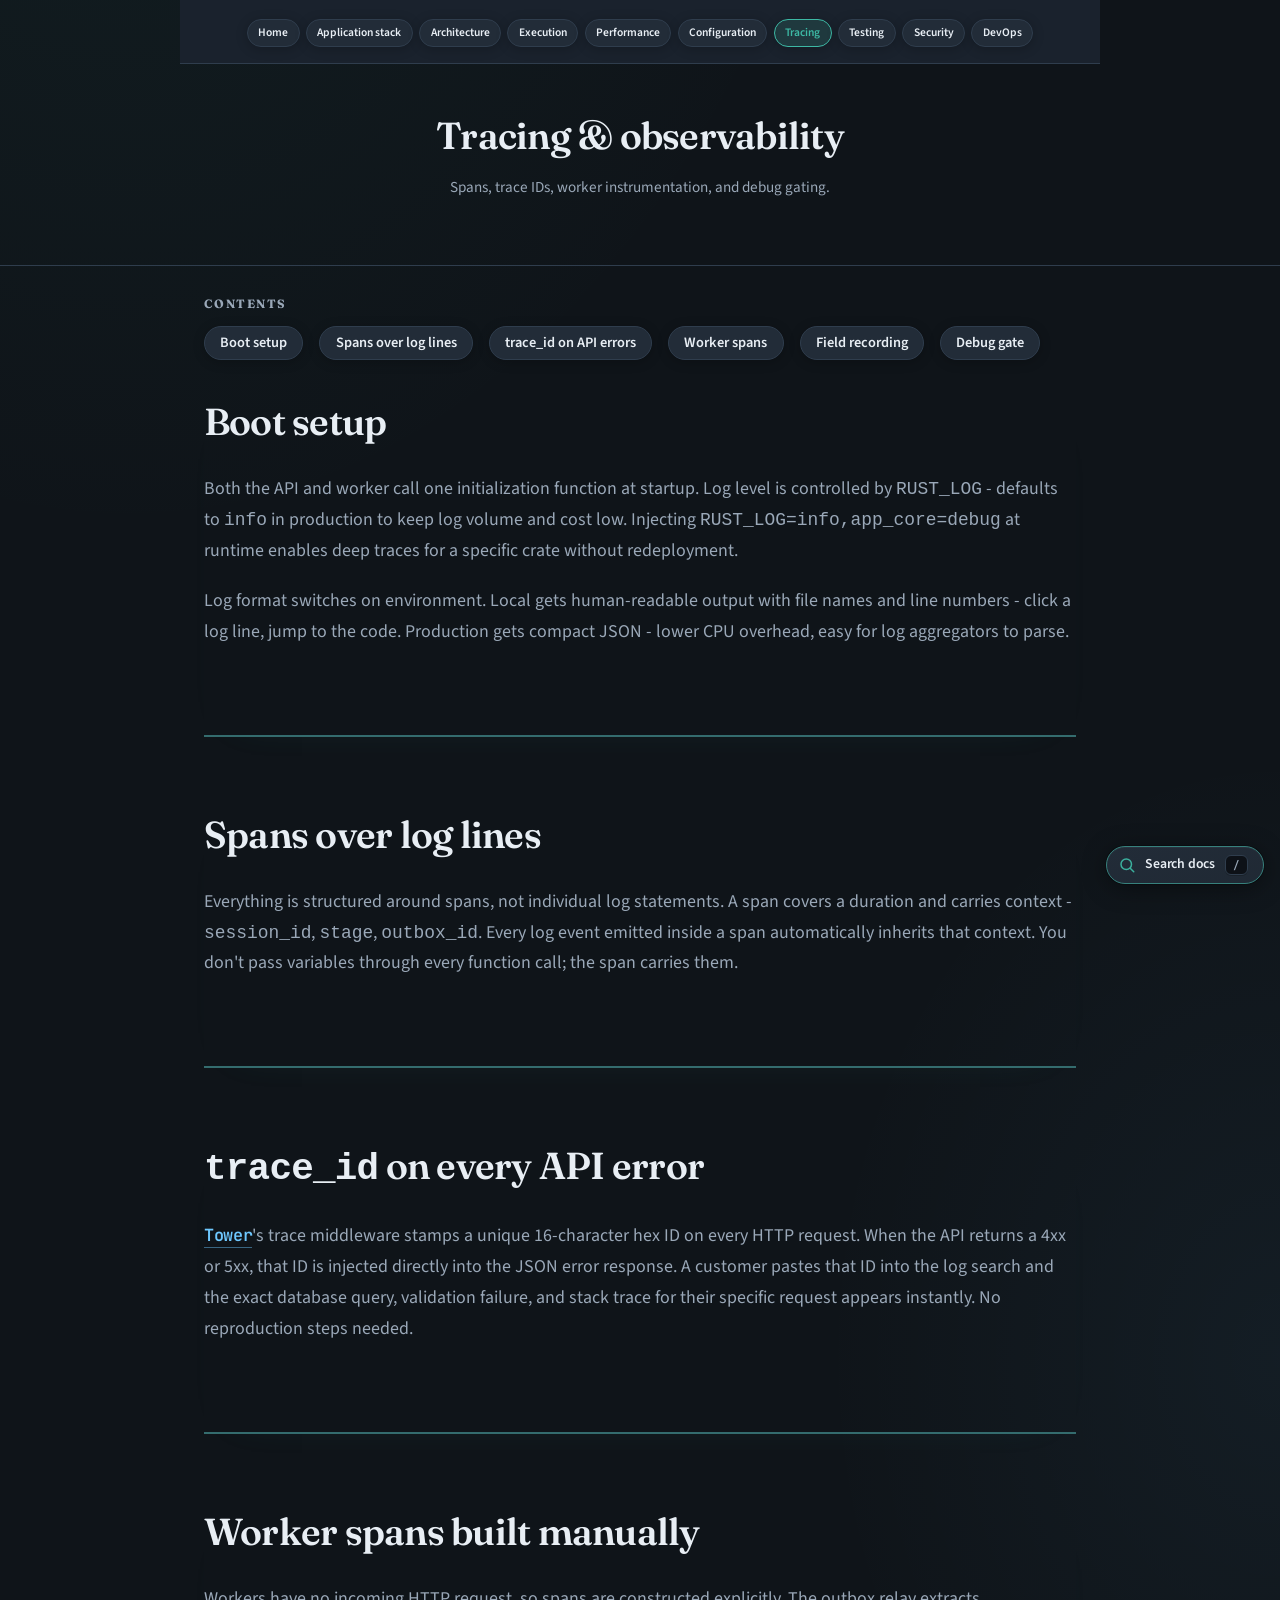
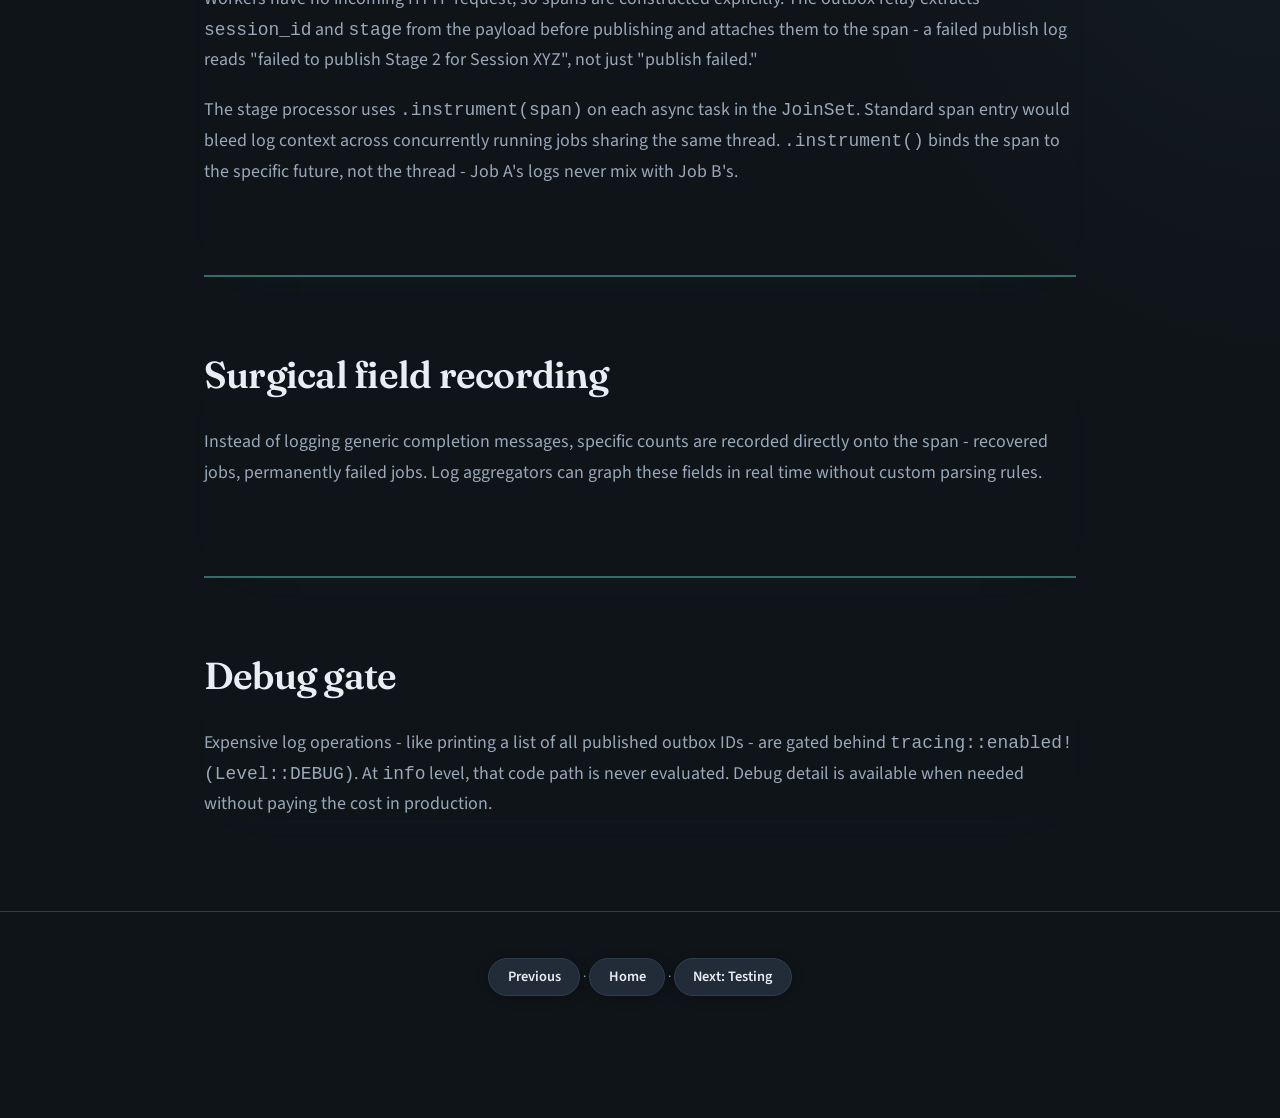
<file: tracing-and-observability.html>
<!DOCTYPE html>
<html lang="en">
<head>
  <meta charset="UTF-8">
  <meta name="viewport" content="width=device-width, initial-scale=1.0">
  <title>Tracing &amp; observability - Technical documentation</title>
  <link rel="preconnect" href="https://fonts.googleapis.com">
  <link rel="preconnect" href="https://fonts.gstatic.com" crossorigin>
  <link href="https://fonts.googleapis.com/css2?family=Fraunces:opsz,wght@9..144,500;600&family=JetBrains+Mono:wght@400;500;600&family=Source+Sans+3:ital,wght@0,400;0,600;1,400&display=swap" rel="stylesheet">
  <link rel="stylesheet" href="styles.css">
</head>
<body>
  <nav class="chapter-nav" aria-label="Documentation sections">
    <ul>
      <li><a href="index.html">Home</a></li>
      <li><a href="application-stack.html">Application stack</a></li>
      <li><a href="architecture.html">Architecture</a></li>
      <li><a href="execution.html">Execution</a></li>
      <li><a href="performance-decisions.html">Performance</a></li>
      <li><a href="configuration.html">Configuration</a></li>
      <li><a href="tracing-and-observability.html" aria-current="page">Tracing</a></li>
      <li><a href="testing.html">Testing</a></li>
      <li><a href="security.html">Security</a></li>
      <li><a href="devops.html">DevOps</a></li>
    </ul>
  </nav>

  <header class="site-header">
    <h1 class="page-header-title">Tracing &amp; observability</h1>
    <p class="page-header-desc">Spans, trace IDs, worker instrumentation, and debug gating.</p>
  </header>

  <nav class="toc" aria-label="On this page">
    <h2>Contents</h2>
    <ul>
      <li><a href="#boot">Boot setup</a></li>
      <li><a href="#spans">Spans over log lines</a></li>
      <li><a href="#trace-id">trace_id on API errors</a></li>
      <li><a href="#worker-spans">Worker spans</a></li>
      <li><a href="#recording">Field recording</a></li>
      <li><a href="#debug">Debug gate</a></li>
    </ul>
  </nav>

  <main>
    <section id="boot" class="doc-section">
      <h2>Boot setup</h2>
      <p>Both the API and worker call one initialization function at startup. Log level is controlled by <code>RUST_LOG</code> - defaults to <code>info</code> in production to keep log volume and cost low. Injecting <code>RUST_LOG=info,app_core=debug</code> at runtime enables deep traces for a specific crate without redeployment.</p>
      <p>Log format switches on environment. Local gets human-readable output with file names and line numbers - click a log line, jump to the code. Production gets compact JSON - lower CPU overhead, easy for log aggregators to parse.</p>
    </section>

    <section id="spans" class="doc-section">
      <h2>Spans over log lines</h2>
      <p>Everything is structured around spans, not individual log statements. A span covers a duration and carries context - <code>session_id</code>, <code>stage</code>, <code>outbox_id</code>. Every log event emitted inside a span automatically inherits that context. You don't pass variables through every function call; the span carries them.</p>
    </section>

    <section id="trace-id" class="doc-section">
      <h2><code>trace_id</code> on every API error</h2>
      <p>Tower's trace middleware stamps a unique 16-character hex ID on every HTTP request. When the API returns a 4xx or 5xx, that ID is injected directly into the JSON error response. A customer pastes that ID into the log search and the exact database query, validation failure, and stack trace for their specific request appears instantly. No reproduction steps needed.</p>
    </section>

    <section id="worker-spans" class="doc-section">
      <h2>Worker spans built manually</h2>
      <p>Workers have no incoming HTTP request, so spans are constructed explicitly. The outbox relay extracts <code>session_id</code> and <code>stage</code> from the payload before publishing and attaches them to the span - a failed publish log reads "failed to publish Stage 2 for Session XYZ", not just "publish failed."</p>
      <p>The stage processor uses <code>.instrument(span)</code> on each async task in the <code>JoinSet</code>. Standard span entry would bleed log context across concurrently running jobs sharing the same thread. <code>.instrument()</code> binds the span to the specific future, not the thread - Job A's logs never mix with Job B's.</p>
    </section>

    <section id="recording" class="doc-section">
      <h2>Surgical field recording</h2>
      <p>Instead of logging generic completion messages, specific counts are recorded directly onto the span - recovered jobs, permanently failed jobs. Log aggregators can graph these fields in real time without custom parsing rules.</p>
    </section>

    <section id="debug" class="doc-section">
      <h2>Debug gate</h2>
      <p>Expensive log operations - like printing a list of all published outbox IDs - are gated behind <code>tracing::enabled!(Level::DEBUG)</code>. At <code>info</code> level, that code path is never evaluated. Debug detail is available when needed without paying the cost in production.</p>
    </section>
  </main>

  <footer class="site-footer">
    <p><a href="configuration.html">Previous</a> · <a href="index.html">Home</a> · <a href="testing.html">Next: Testing</a></p>
  </footer>
  <script src="search-index.js"></script>
  <script src="tech-emphasis.js" defer></script>
  <script src="search.js" defer></script>
</body>
</html>
</file>
<file: styles.css>
/* Architecture showcase - external stylesheet */

:root {
  --bg: #0f1419;
  --bg-elevated: #1a222d;
  --bg-card: #222c38;
  --border: #2f3d4d;
  --text: #e8eef4;
  --text-muted: #9aa8b8;
  --accent: #3db8a4;
  --accent-dim: rgba(61, 184, 164, 0.15);
  --warn: #e8b84a;
  --code-bg: #0d1117;
  --link: #6ec8ff;
  --radius: 10px;
  --font-display: "Fraunces", Georgia, serif;
  --font-body: "Source Sans 3", system-ui, sans-serif;
  --font-mono: "JetBrains Mono", "Consolas", monospace;
  --shadow: 0 8px 32px rgba(0, 0, 0, 0.35);
  --max-width: 920px;
  --section-divider: color-mix(in srgb, var(--accent) 38%, var(--border));
  --section-divider-glow: color-mix(in srgb, var(--accent) 22%, transparent);
}

*,
*::before,
*::after {
  box-sizing: border-box;
}

html {
  scroll-behavior: smooth;
}

body {
  margin: 0;
  font-family: var(--font-body);
  font-size: 1.09rem;
  line-height: 1.68;
  color: var(--text);
  background: var(--bg);
  background-image:
    radial-gradient(ellipse 120% 80% at 10% -20%, rgba(61, 184, 164, 0.08), transparent 50%),
    radial-gradient(ellipse 80% 50% at 100% 50%, rgba(110, 200, 255, 0.05), transparent 45%);
}

/* All in-page anchors: consistent clickable buttons */
a {
  display: inline-flex;
  align-items: center;
  justify-content: center;
  gap: 0.35rem;
  padding: 0.55rem 1.15rem;
  font-family: var(--font-body);
  font-size: 0.9rem;
  font-weight: 600;
  line-height: 1.25;
  color: var(--text);
  background: var(--bg-card);
  border: 1px solid var(--border);
  border-radius: 999px;
  text-decoration: none;
  box-shadow: 0 2px 12px rgba(0, 0, 0, 0.22);
  cursor: pointer;
  transition:
    border-color 0.15s ease,
    background 0.15s ease,
    color 0.15s ease,
    transform 0.15s ease,
    box-shadow 0.15s ease,
    filter 0.15s ease;
}

a:link,
a:visited {
  color: var(--text);
}

a:hover {
  border-color: var(--accent);
  color: var(--accent);
  background: var(--bg-elevated);
  transform: translateY(-1px);
  box-shadow: 0 4px 18px rgba(61, 184, 164, 0.18);
}

a:focus-visible {
  outline: 2px solid var(--link);
  outline-offset: 3px;
}

a:active {
  transform: translateY(0);
}

.toc a {
  padding: 0.45rem 0.95rem;
  font-size: 0.85rem;
}

.chapter-nav {
  max-width: var(--max-width);
  margin: 0 auto;
  padding: 1rem 1.5rem 0;
  border-bottom: 1px solid var(--border);
  background: var(--bg-elevated);
}

.chapter-nav ul {
  list-style: none;
  margin: 0;
  padding: 0 0 1rem;
  display: flex;
  flex-wrap: wrap;
  gap: 0.4rem;
  justify-content: center;
  align-items: center;
}

.chapter-nav a {
  padding: 0.4rem 0.65rem;
  font-size: 0.72rem;
  font-weight: 600;
  line-height: 1.2;
  white-space: nowrap;
  max-width: 100%;
}

@media (max-width: 520px) {
  .chapter-nav a {
    white-space: normal;
    text-align: center;
  }
}

.chapter-nav a[aria-current="page"] {
  border-color: var(--accent);
  color: var(--accent);
  background: var(--accent-dim);
  pointer-events: none;
  cursor: default;
}

.chapter-nav a[aria-current="page"]:hover {
  transform: none;
  filter: none;
  color: var(--accent);
  border-color: var(--accent);
  background: var(--accent-dim);
  box-shadow: 0 2px 12px rgba(0, 0, 0, 0.22);
}

.page-header-title {
  font-family: var(--font-display);
  font-size: clamp(1.35rem, 3vw, 1.75rem);
  font-weight: 600;
  margin: 0 0 0.35rem;
  color: var(--text);
  text-align: center;
}

.page-header-desc {
  margin: 0 auto 1rem;
  max-width: 40rem;
  text-align: center;
  font-size: 0.95rem;
  color: var(--text-muted);
}

.hub-chapters {
  list-style: none;
  margin: 0 auto;
  padding: 0;
  max-width: 40rem;
  display: flex;
  flex-direction: column;
  gap: 0.65rem;
}

.hub-chapters-numbered {
  list-style: decimal;
  padding-left: 1.35rem;
  max-width: 40rem;
}

.hub-chapters-numbered li {
  padding-left: 0.35rem;
}

.hub-main {
  max-width: var(--max-width);
  margin: 0 auto;
  padding: 0 1.5rem 3rem;
}

body.hub-home .hub-hero {
  max-width: 38rem;
  margin: 0 auto 2.25rem;
  padding: 2rem 1.75rem 2.25rem;
  text-align: center;
  background: var(--bg-card);
  border: 1px solid var(--border);
  border-radius: var(--radius);
  box-shadow: var(--shadow);
  position: relative;
}

body.hub-home .hub-hero::before {
  content: "";
  position: absolute;
  left: 1.25rem;
  right: 1.25rem;
  top: 0;
  height: 3px;
  border-radius: 0 0 3px 3px;
  background: linear-gradient(90deg, transparent, var(--accent), transparent);
  opacity: 0.85;
}

body.hub-home .hub-eyebrow {
  margin: 0 0 0.65rem;
  font-family: var(--font-mono);
  font-size: 0.72rem;
  font-weight: 500;
  letter-spacing: 0.14em;
  text-transform: uppercase;
  color: var(--accent);
}

body.hub-home .hub-hero h1 {
  margin: 0 0 0.85rem;
  font-family: var(--font-display);
  font-size: clamp(1.65rem, 4.2vw, 2.2rem);
  font-weight: 600;
  letter-spacing: -0.02em;
  color: var(--text);
  line-height: 1.15;
}

body.hub-home .hub-lead {
  margin: 0 auto;
  max-width: 32rem;
  font-size: 1rem;
  line-height: 1.55;
  color: var(--text-muted);
}

body.hub-home .hub-chapters-head {
  max-width: 40rem;
  margin: 0 auto 1.25rem;
  padding-bottom: 0.85rem;
  border-bottom: 1px solid var(--border);
}

body.hub-home .hub-chapters-head h2 {
  margin: 0;
  font-family: var(--font-display);
  font-size: 1.35rem;
  font-weight: 600;
  color: var(--text);
  letter-spacing: -0.015em;
}

.hub-chapters a {
  width: 100%;
  justify-content: flex-start;
  text-align: left;
  padding: 0.65rem 1.1rem;
  flex-direction: column;
  align-items: flex-start;
}

.hub-chapter-meta {
  display: block;
  font-size: 0.78rem;
  font-weight: 400;
  color: var(--text-muted);
  margin-top: 0.25rem;
}

.exec-block {
  margin: 1.25rem 0;
}

.exec-block h4,
.exec-block h3 {
  font-family: var(--font-display);
  color: var(--text);
}

.exec-outbox-rationale,
.exec-lease-recovery-rationale,
.exec-stage-processor-rationale,
.exec-api-rationale,
.arch-messaging-rationale,
.app-stack-tokio-rationale,
.app-stack-axum-rationale,
.perf-mechanism-rationale {
  background: color-mix(in srgb, var(--accent) 8%, var(--bg-elevated));
  border-left: 4px solid var(--accent);
  padding: 1.1rem 1.25rem;
  border-radius: 0 var(--radius) var(--radius) 0;
  margin: 1rem 0 1.5rem;
  box-shadow: 0 2px 16px rgba(0, 0, 0, 0.22);
}

.exec-outbox-rationale-lead,
.exec-lease-recovery-rationale-lead,
.exec-stage-processor-rationale-lead,
.exec-api-rationale-lead,
.arch-messaging-rationale-lead,
.app-stack-tokio-rationale-lead,
.app-stack-axum-rationale-lead,
.perf-mechanism-rationale-lead {
  margin: 0 0 0.9rem;
  font-size: 1.05rem;
  color: var(--text);
  font-family: var(--font-display);
  line-height: 1.35;
}

.exec-outbox-rationale-lead strong,
.exec-lease-recovery-rationale-lead strong,
.exec-stage-processor-rationale-lead strong,
.exec-api-rationale-lead strong,
.arch-messaging-rationale-lead strong,
.app-stack-tokio-rationale-lead strong,
.app-stack-axum-rationale-lead strong,
.perf-mechanism-rationale-lead strong {
  font-weight: 600;
  color: var(--accent);
}

.exec-outbox-rationale > p,
.exec-lease-recovery-rationale > p,
.exec-stage-processor-rationale > p,
.exec-api-rationale > p,
.arch-messaging-rationale > p,
.app-stack-tokio-rationale > p,
.app-stack-axum-rationale > p,
.perf-mechanism-rationale > p {
  margin: 0 0 0.7rem;
  color: var(--text-muted);
  line-height: 1.68;
}

.exec-outbox-rationale > p:last-child,
.exec-lease-recovery-rationale > p:last-child,
.exec-stage-processor-rationale > p:last-child,
.exec-api-rationale > p:last-child,
.arch-messaging-rationale > p:last-child,
.app-stack-tokio-rationale > p:last-child,
.app-stack-axum-rationale > p:last-child,
.perf-mechanism-rationale > p:last-child {
  margin-bottom: 0;
}

.performance-doc .perf-mechanism-rationale strong.perf-gain-head,
.performance-doc .perf-mechanism-rationale strong.perf-tradeoff-head {
  display: inline;
}

.doc-problem {
  color: #f87171;
  font-weight: 600;
}

.config-block {
  margin: 1.5rem 0;
}

.config-block h3 {
  font-family: var(--font-display);
  font-size: 1.05rem;
  margin: 0 0 0.75rem;
  color: var(--warn);
}

.config-block ul {
  margin: 0;
  padding-left: 1.2rem;
  color: var(--text-muted);
}

.config-block li {
  margin-bottom: 0.5rem;
}

.config-block code {
  font-family: var(--font-mono);
  font-size: 0.88em;
  font-weight: 500;
  padding: 0.08rem 0.32rem;
  border-radius: 4px;
  color: var(--text-muted);
  background: var(--code-bg);
  border: 1px solid var(--border);
}

/* Leading token on each line is the env var — make it the visual anchor */
.config-block ul > li > code:first-of-type {
  font-size: 0.92rem;
  font-weight: 600;
  letter-spacing: 0.04em;
  color: var(--accent);
  text-transform: none;
  background: linear-gradient(
    145deg,
    color-mix(in srgb, var(--accent-dim) 100%, transparent) 0%,
    color-mix(in srgb, var(--code-bg) 70%, var(--accent-dim)) 100%
  );
  border: 1px solid color-mix(in srgb, var(--accent) 42%, var(--border));
  padding: 0.14rem 0.5rem;
  border-radius: 6px;
  box-shadow: 0 1px 0 rgba(0, 0, 0, 0.35);
}

strong.config-up,
.config-block strong.config-up {
  font-weight: 700;
  color: var(--accent);
  letter-spacing: 0.02em;
}

strong.config-down,
.config-block strong.config-down {
  font-weight: 700;
  color: #e8a05a;
  letter-spacing: 0.02em;
}

/* Performance decisions: hierarchical emphasis (tradeoff vs gain) */
strong.perf-tradeoff-head {
  font-weight: 700;
  color: var(--warn);
  letter-spacing: 0.02em;
}

span.perf-tradeoff-detail {
  font-weight: 600;
  color: #d8ccb0;
}

strong.perf-gain-head {
  font-weight: 700;
  color: var(--accent);
  letter-spacing: 0.02em;
}

span.perf-gain-detail {
  font-weight: 600;
  color: #a8d9cf;
}

em.perf-note {
  font-style: italic;
  font-weight: 500;
  color: var(--text-muted);
}

.performance-doc .callout .perf-tradeoff-head,
.performance-doc .callout .perf-gain-head {
  display: inline;
}

.site-header {
  padding: 2.5rem 1.5rem 3rem;
  text-align: center;
  border-bottom: 1px solid var(--border);
}

.site-header h1 {
  margin: 0 0 0.5rem;
  font-family: var(--font-display);
  font-size: clamp(1.75rem, 4vw, 2.35rem);
  font-weight: 600;
  letter-spacing: -0.02em;
  color: var(--text);
}

.site-header .subtitle {
  margin: 0;
  font-size: 1rem;
  color: var(--text-muted);
  max-width: 36rem;
  margin-inline: auto;
}

.toc {
  max-width: var(--max-width);
  margin: 0 auto;
  padding: 1.75rem 1.5rem 0;
}

.toc h2 {
  font-family: var(--font-display);
  font-size: 0.75rem;
  text-transform: uppercase;
  letter-spacing: 0.12em;
  color: var(--text-muted);
  margin: 0 0 0.75rem;
}

.toc ul {
  list-style: none;
  margin: 0;
  padding: 0;
  display: flex;
  flex-wrap: wrap;
  gap: 0.5rem 1rem;
}

.toc a {
  font-size: 0.9rem;
}

main {
  max-width: var(--max-width);
  margin: 0 auto;
  padding: 2.5rem 1.5rem 4.5rem;
}

.doc-section {
  scroll-margin-top: 1rem;
  padding-bottom: 4.25rem;
  margin-bottom: 4.75rem;
  border-bottom: 2px solid var(--section-divider);
  box-shadow: 0 12px 40px -36px var(--section-divider-glow);
}

.doc-section:last-child {
  margin-bottom: 0;
  padding-bottom: 0;
  border-bottom: none;
}

.doc-section h2 {
  font-family: var(--font-display);
  font-size: clamp(1.95rem, 3.5vw, 2.35rem);
  font-weight: 600;
  margin: 0 0 1.85rem;
  letter-spacing: -0.02em;
  color: var(--text);
  line-height: 1.18;
}

.doc-section h3 {
  font-family: var(--font-display);
  font-size: clamp(1.4rem, 2.6vw, 1.58rem);
  font-weight: 600;
  margin: 3.5rem 0 1.2rem;
  padding-top: 2.65rem;
  border-top: 2px solid var(--section-divider);
  color: var(--text);
  line-height: 1.28;
}

.doc-section h2 + h3 {
  margin-top: 0.5rem;
  padding-top: 0;
  border-top: none;
}

.doc-section h4 {
  font-size: clamp(1.08rem, 1.9vw, 1.18rem);
  font-weight: 600;
  margin: 1.9rem 0 0.75rem;
  color: var(--warn);
  line-height: 1.32;
}

.doc-section p {
  margin: 0 0 1.2rem;
  color: var(--text-muted);
}

.doc-section p.lead {
  color: var(--text);
  font-size: 1.22rem;
  line-height: 1.6;
}

.doc-section > p:not(.lead),
.doc-section > ul,
.doc-section > ol {
  font-size: 1.12rem;
  line-height: 1.72;
}

.doc-section hr.decor {
  border: none;
  height: 1px;
  background: linear-gradient(90deg, transparent, var(--border), transparent);
  margin: 1.5rem 0;
}

.lede-list {
  list-style: none;
  margin: 0 0 1.25rem;
  padding: 0;
}

.lede-list li {
  position: relative;
  padding-left: 1.1rem;
  margin-bottom: 0.5rem;
  color: var(--text-muted);
}

.lede-list li::before {
  content: "";
  position: absolute;
  left: 0;
  top: 0.55em;
  width: 5px;
  height: 5px;
  background: var(--accent);
  border-radius: 50%;
}

.stack-glance {
  display: flex;
  flex-direction: column;
  gap: 0.75rem;
  margin-bottom: 1.5rem;
}

.stack-glance-row {
  display: flex;
  align-items: flex-start;
  gap: 1rem;
  flex-wrap: wrap;
}

.stack-glance-label {
  font-size: 0.78rem;
  font-weight: 600;
  text-transform: uppercase;
  letter-spacing: 0.07em;
  color: var(--text-muted);
  white-space: nowrap;
  min-width: 9rem;
  padding-top: 0.3rem;
}

.stack-glance-tags {
  display: flex;
  flex-wrap: wrap;
  gap: 0.4rem;
}

.stack-tag {
  display: inline-block;
  padding: 0.25rem 0.7rem;
  border-radius: 999px;
  font-size: 0.82rem;
  font-family: var(--font-mono);
  font-weight: 500;
  background: var(--bg-card);
  border: 1px solid var(--border);
  color: var(--text-muted);
  line-height: 1.5;
}

.stack-tag--primary {
  background: color-mix(in srgb, var(--accent) 12%, transparent);
  border-color: color-mix(in srgb, var(--accent) 35%, transparent);
  color: var(--accent);
}

@media (max-width: 520px) {
  .stack-glance-label {
    min-width: 100%;
  }
}

.stack-grid {
  display: grid;
  gap: 1rem;
}

@media (min-width: 640px) {
  .stack-grid {
    grid-template-columns: repeat(2, 1fr);
  }
}

.stack-card {
  background: var(--bg-card);
  border: 1px solid var(--border);
  border-radius: var(--radius);
  padding: 1.15rem 1.25rem;
  box-shadow: var(--shadow);
}

.stack-card h3 {
  margin: 0 0 0.65rem;
  font-family: var(--font-display);
  font-size: 1rem;
  color: var(--accent);
}

.stack-card ul {
  margin: 0;
  padding-left: 1.15rem;
  color: var(--text-muted);
  font-size: 0.98rem;
}

.stack-card li {
  margin-bottom: 0.45rem;
}

.stack-card strong {
  color: var(--text);
  font-weight: 600;
}

.api-docs-block {
  margin-top: 0.5rem;
}

.bullets {
  margin: 0 0 1rem;
  padding-left: 1.25rem;
  color: var(--text-muted);
}

.bullets li {
  margin-bottom: 0.45rem;
}

.bullets strong {
  color: var(--text);
}

.bullets li > p {
  margin: 0;
}

.bullets li > p + p {
  margin-top: 0.4rem;
}

.bullets li > strong:first-child + p {
  margin-top: 0.35rem;
}

.topology-node p + p,
.numbered-item p + p,
.tier-card p + p,
.exec-block p + p {
  margin-top: 0.45rem;
}

.meta-list li > p,
.bullets.nested-detail li > p {
  margin: 0;
}

.meta-list li > p + p,
.bullets.nested-detail li > p + p {
  margin-top: 0.4rem;
}

.callout {
  background: var(--bg-elevated);
  border-left: 3px solid var(--accent);
  padding: 1rem 1.15rem;
  border-radius: 0 var(--radius) var(--radius) 0;
  margin: 1.25rem 0;
}

.callout p:last-child {
  margin-bottom: 0;
}

.callout p + p {
  margin-top: 0.45rem;
}

.worker-cards {
  display: grid;
  gap: 0.85rem;
  margin: 1rem 0 1.5rem;
}

@media (min-width: 700px) {
  .worker-cards {
    grid-template-columns: repeat(3, 1fr);
  }
}

.worker-card {
  background: var(--bg-card);
  border: 1px solid var(--border);
  border-radius: var(--radius);
  padding: 1rem;
  font-size: 0.95rem;
}

.worker-card strong {
  display: block;
  color: var(--accent);
  font-size: 0.8rem;
  text-transform: uppercase;
  letter-spacing: 0.05em;
  margin-bottom: 0.35rem;
}

.topology-flow {
  display: grid;
  gap: 0.75rem;
  margin: 1rem 0;
}

.topology-node {
  background: var(--bg-elevated);
  border: 1px solid var(--border);
  border-radius: var(--radius);
  padding: 0.85rem 1rem;
}

.topology-node strong {
  color: var(--warn);
  display: block;
  margin-bottom: 0.35rem;
  font-size: 0.9rem;
}

.topology-node p {
  margin: 0;
  font-size: 0.95rem;
}

.numbered-block {
  margin: 1.25rem 0;
  padding-left: 0;
  counter-reset: api;
}

.numbered-item {
  position: relative;
  padding: 1rem 1rem 1rem 3.25rem;
  margin-bottom: 0.75rem;
  background: var(--bg-card);
  border: 1px solid var(--border);
  border-radius: var(--radius);
}

.numbered-item::before {
  counter-increment: api;
  content: counter(api);
  position: absolute;
  left: 1rem;
  top: 1rem;
  width: 1.65rem;
  height: 1.65rem;
  background: var(--accent-dim);
  color: var(--accent);
  font-family: var(--font-mono);
  font-size: 0.8rem;
  font-weight: 700;
  border-radius: 6px;
  display: flex;
  align-items: center;
  justify-content: center;
}

.numbered-item h4 {
  margin: 0 0 0.4rem;
  font-family: var(--font-display);
  font-size: 1rem;
  color: var(--text);
}

.numbered-item p {
  margin: 0;
  font-size: 0.95rem;
}

pre.code-block,
.code-block {
  font-family: var(--font-mono);
  font-size: 0.82rem;
  line-height: 1.55;
  background: var(--code-bg);
  border: 1px solid var(--border);
  border-radius: var(--radius);
  padding: 1rem 1.15rem;
  overflow-x: auto;
  margin: 0.85rem 0 1rem;
  color: #c9d1d9;
}

.endpoint {
  font-family: var(--font-mono);
  font-size: 0.95rem;
  color: var(--accent);
  background: var(--code-bg);
  padding: 0.35rem 0.65rem;
  border-radius: 6px;
  display: inline-block;
  margin: 0.5rem 0 1rem;
  border: 1px solid var(--border);
}

.subsection-title {
  font-family: var(--font-mono);
  font-size: 0.75rem;
  text-transform: uppercase;
  letter-spacing: 0.1em;
  color: var(--warn);
  margin: 2rem 0 0.75rem;
  padding-bottom: 0.35rem;
  border-bottom: 1px solid var(--border);
}

.tree-block {
  white-space: pre;
  font-family: var(--font-mono);
  font-size: 0.72rem;
  line-height: 1.5;
  background: var(--code-bg);
  border: 1px solid var(--border);
  border-radius: var(--radius);
  padding: 1.1rem 1.15rem;
  overflow-x: auto;
  margin: 1rem 0;
  color: #a7c7b8;
}

.thought-block h3 {
  margin-top: 2rem;
}

.meta-list {
  margin: 0;
  padding: 0;
  list-style: none;
}

.meta-list li {
  padding: 0.65rem 0;
  border-bottom: 1px solid var(--border);
  color: var(--text-muted);
  font-size: 0.95rem;
}

.meta-list li:last-child {
  border-bottom: none;
}

.meta-list strong {
  color: var(--text);
  display: block;
  margin-bottom: 0.2rem;
  font-size: 0.88rem;
}

.bullets.nested-detail {
  margin-top: 0.75rem;
}

.tier-grid {
  display: grid;
  gap: 1rem;
  margin: 1.25rem 0;
}

@media (min-width: 720px) {
  .tier-grid {
    grid-template-columns: repeat(3, 1fr);
  }
}

.tier-card {
  background: var(--bg-card);
  border: 1px solid var(--border);
  border-radius: var(--radius);
  padding: 1rem;
}

.tier-card h4 {
  margin: 0 0 0.5rem;
  font-size: 0.85rem;
  color: var(--accent);
  text-transform: uppercase;
  letter-spacing: 0.06em;
}

.tier-card p {
  margin: 0;
  font-size: 0.92rem;
}

/* Drive diagram preview + “click to view” overlay */
.diagram-showcase {
  margin: 1rem 0 1.5rem;
  border-radius: var(--radius);
  border: 1px solid var(--border);
  overflow: hidden;
  background: var(--bg-elevated);
  box-shadow: var(--shadow);
}

.diagram-frame {
  position: relative;
  display: block;
  background: var(--code-bg);
  min-height: 180px;
}

.diagram-frame img {
  display: block;
  width: 100%;
  height: auto;
  max-height: min(52vh, 520px);
  object-fit: contain;
  object-position: center center;
}

.diagram-overlay {
  position: absolute;
  inset: 0;
  display: flex;
  flex-direction: column;
  align-items: center;
  justify-content: center;
  gap: 0.65rem;
  padding: 1.25rem;
  background: rgba(15, 20, 25, 0.32);
  transition: background 0.2s ease;
  pointer-events: none;
}

.diagram-frame:hover .diagram-overlay {
  background: rgba(15, 20, 25, 0.2);
}

.diagram-hint {
  margin: 0;
  font-size: 0.82rem;
  color: rgba(232, 238, 244, 0.92);
  text-align: center;
  text-shadow: 0 1px 2px rgba(0, 0, 0, 0.5);
  pointer-events: none;
}

/* Primary CTA on diagram overlays (overrides default anchor button) */
a.diagram-view-btn,
a.diagram-view-btn:link,
a.diagram-view-btn:visited {
  pointer-events: auto;
  padding: 0.65rem 1.35rem;
  font-size: 0.95rem;
  color: var(--bg);
  background: var(--accent);
  border-color: transparent;
  box-shadow: 0 4px 20px rgba(0, 0, 0, 0.35);
}

a.diagram-view-btn:hover {
  color: var(--bg);
  background: var(--accent);
  border-color: transparent;
  filter: brightness(1.08);
  transform: translateY(-1px);
  box-shadow: 0 6px 24px rgba(61, 184, 164, 0.35);
}

a.diagram-view-btn:active {
  filter: brightness(1.02);
}

.diagram-caption {
  margin: 0;
  padding: 0.6rem 1rem 0.85rem;
  font-size: 0.88rem;
  color: var(--text-muted);
  border-top: 1px solid var(--border);
}

.site-footer {
  text-align: center;
  padding: 2rem 1.5rem;
  border-top: 1px solid var(--border);
  color: var(--text-muted);
  font-size: 0.85rem;
}

/* Global documentation search */
main [id] {
  scroll-margin-top: 1rem;
}

body.doc-search-open {
  overflow: hidden;
}

body:not(.hub-home) {
  padding-bottom: 4.5rem;
}

.doc-search-home-wrap {
  margin: 1.35rem auto 0;
  max-width: 34rem;
  text-align: left;
}

.doc-search-home-label {
  position: absolute;
  width: 1px;
  height: 1px;
  padding: 0;
  margin: -1px;
  overflow: hidden;
  clip: rect(0, 0, 0, 0);
  white-space: nowrap;
  border: 0;
}

.doc-search-home-field {
  display: flex;
  align-items: center;
  gap: 0.65rem;
  padding: 0.65rem 1rem;
  background: var(--bg-elevated);
  border: 1px solid var(--border);
  border-radius: var(--radius);
  box-shadow: inset 0 0 0 1px rgba(0, 0, 0, 0.12);
  transition: border-color 0.15s ease, box-shadow 0.15s ease;
}

.doc-search-home-field:focus-within {
  border-color: var(--accent);
  box-shadow:
    inset 0 0 0 1px rgba(0, 0, 0, 0.12),
    0 0 0 3px var(--accent-dim);
}

.doc-search-home-icon {
  font-size: 1.15rem;
  color: var(--accent);
  line-height: 1;
  flex-shrink: 0;
}

.doc-search-home-input {
  flex: 1;
  min-width: 0;
  border: none;
  background: transparent;
  color: var(--text);
  font-family: var(--font-body);
  font-size: 1rem;
  outline: none;
}

.doc-search-home-input::placeholder {
  color: var(--text-muted);
  opacity: 0.95;
}

.doc-search-home-hint {
  margin: 0.55rem 0 0;
  font-size: 0.82rem;
  line-height: 1.45;
  color: var(--text-muted);
}

.doc-search-fab {
  position: fixed;
  right: max(1rem, env(safe-area-inset-right, 0px));
  bottom: max(1rem, env(safe-area-inset-bottom, 0px));
  z-index: 30;
  margin: 0;
  padding: 0;
  font-family: var(--font-body);
  line-height: 1;
  color: var(--text);
  background: linear-gradient(165deg, var(--bg-card) 0%, color-mix(in srgb, var(--bg-card) 88%, var(--bg)) 100%);
  border: 1px solid color-mix(in srgb, var(--accent) 55%, var(--border));
  border-radius: 999px;
  box-shadow:
    0 4px 24px rgba(0, 0, 0, 0.4),
    0 0 0 1px rgba(0, 0, 0, 0.25),
    inset 0 1px 0 rgba(255, 255, 255, 0.04);
  cursor: pointer;
  transition:
    transform 0.18s ease,
    border-color 0.18s ease,
    box-shadow 0.18s ease,
    background 0.18s ease;
}

.doc-search-fab-inner {
  display: flex;
  align-items: center;
  gap: 0.55rem;
  padding: 0.52rem 0.95rem 0.52rem 0.7rem;
}

.doc-search-fab:hover {
  border-color: var(--accent);
  background: linear-gradient(165deg, var(--bg-elevated) 0%, var(--bg-card) 100%);
  transform: translateY(-2px);
  box-shadow:
    0 8px 28px rgba(0, 0, 0, 0.45),
    0 0 0 1px rgba(61, 184, 164, 0.25),
    0 0 20px rgba(61, 184, 164, 0.12),
    inset 0 1px 0 rgba(255, 255, 255, 0.05);
}

.doc-search-fab:active {
  transform: translateY(0);
}

.doc-search-fab:focus-visible {
  outline: 2px solid var(--link);
  outline-offset: 3px;
}

.doc-search-fab-svg {
  flex-shrink: 0;
  color: var(--accent);
  opacity: 0.95;
}

.doc-search-fab-label {
  font-size: 0.86rem;
  font-weight: 600;
  letter-spacing: -0.015em;
  white-space: nowrap;
}

.doc-search-fab-shortcut {
  display: flex;
  align-items: center;
  margin-left: 0.1rem;
}

.doc-search-fab-shortcut kbd {
  font-family: var(--font-mono);
  font-size: 0.68rem;
  font-weight: 500;
  line-height: 1;
  padding: 0.2rem 0.42rem;
  border-radius: 6px;
  color: var(--text-muted);
  background: var(--code-bg);
  border: 1px solid var(--border);
  box-shadow: 0 1px 0 rgba(0, 0, 0, 0.2);
}

.doc-search-overlay {
  position: fixed;
  inset: 0;
  z-index: 100;
  display: flex;
  align-items: flex-start;
  justify-content: center;
  padding: min(6vh, 3rem) 1rem 2rem;
  /* Must be auto: parent pointer-events:none breaks hit-testing on WebKit;
     Prev/Next were activating the backdrop (close) underneath the panel */
  pointer-events: auto;
}

.doc-search-overlay[hidden] {
  display: none;
}

.doc-search-backdrop {
  position: absolute;
  inset: 0;
  z-index: 0;
  background: rgba(8, 12, 18, 0.72);
  backdrop-filter: blur(6px);
  pointer-events: auto;
}

.doc-search-panel {
  position: relative;
  z-index: 2;
  isolation: isolate;
  width: min(56rem, 100%);
  max-height: min(88vh, 900px);
  display: flex;
  flex-direction: column;
  padding: 1.15rem 1.25rem 1rem;
  background: var(--bg-elevated);
  border: 1px solid var(--border);
  border-radius: calc(var(--radius) + 4px);
  box-shadow: var(--shadow);
  pointer-events: auto;
}

.doc-search-toolbar {
  display: flex;
  flex-wrap: wrap;
  align-items: center;
  gap: 0.65rem 0.75rem;
  margin-bottom: 0.55rem;
}

.doc-search-label {
  font-family: var(--font-mono);
  font-size: 0.72rem;
  font-weight: 600;
  letter-spacing: 0.12em;
  text-transform: uppercase;
  color: var(--accent);
}

.doc-search-input {
  flex: 1 1 12rem;
  min-width: 0;
  min-height: 0;
  padding: 0.55rem 0.85rem;
  font-family: var(--font-body);
  font-size: 1rem;
  line-height: 1.35;
  color: var(--text);
  background: var(--bg-card);
  border: 1px solid var(--border);
  border-radius: var(--radius);
  outline: none;
  transition: border-color 0.15s ease, box-shadow 0.15s ease;
}

.doc-search-input:focus {
  border-color: var(--accent);
  box-shadow: 0 0 0 3px var(--accent-dim);
}

.doc-search-actions {
  display: flex;
  flex-wrap: wrap;
  gap: 0.45rem;
  align-items: center;
}

.doc-search-btn {
  margin: 0;
  padding: 0.45rem 0.85rem;
  font-family: var(--font-body);
  font-size: 0.82rem;
  font-weight: 600;
  line-height: 1.2;
  color: var(--text);
  background: var(--bg-card);
  border: 1px solid var(--border);
  border-radius: 999px;
  cursor: pointer;
  transition:
    border-color 0.15s ease,
    background 0.15s ease,
    color 0.15s ease;
}

.doc-search-btn:hover:not(:disabled) {
  border-color: var(--accent);
  color: var(--accent);
  background: var(--bg);
}

.doc-search-btn:disabled {
  opacity: 0.45;
  cursor: not-allowed;
}

.doc-search-btn:focus-visible {
  outline: 2px solid var(--link);
  outline-offset: 2px;
}

.doc-search-btn-primary {
  border-color: var(--accent);
  color: var(--bg);
  background: var(--accent);
}

.doc-search-btn-primary:hover:not(:disabled) {
  filter: brightness(1.06);
  color: var(--bg);
}

.doc-search-status {
  margin: 0 0 0.65rem;
  font-size: 0.86rem;
  color: var(--text-muted);
}

.doc-search-body {
  flex: 1;
  min-height: 0;
  display: flex;
}

.doc-search-list-wrap {
  flex: 1;
  min-height: 0;
  overflow: auto;
  border: 1px solid var(--border);
  border-radius: var(--radius);
  background: var(--bg);
}

.doc-search-list {
  display: flex;
  flex-direction: column;
  gap: 0.35rem;
  padding: 0.5rem;
}

.doc-search-result {
  display: flex;
  flex-direction: column;
  align-items: stretch;
  gap: 0.25rem;
  width: 100%;
  margin: 0;
  padding: 0.65rem 0.75rem;
  text-align: left;
  font: inherit;
  color: var(--text);
  background: var(--bg-card);
  border: 1px solid var(--border);
  border-radius: calc(var(--radius) - 2px);
  cursor: pointer;
  transition:
    border-color 0.12s ease,
    background 0.12s ease,
    box-shadow 0.12s ease;
}

.doc-search-result:hover {
  border-color: color-mix(in srgb, var(--accent) 45%, var(--border));
}

.doc-search-result.is-active {
  border-color: var(--accent);
  background: var(--accent-dim);
  box-shadow: 0 0 0 1px rgba(61, 184, 164, 0.35);
}

.doc-search-result-bc {
  font-size: 0.88rem;
  font-weight: 600;
  color: var(--text);
  line-height: 1.35;
}

.doc-search-result-meta {
  font-family: var(--font-mono);
  font-size: 0.72rem;
  color: var(--text-muted);
}

.doc-search-result-snippet {
  font-size: 0.8rem;
  line-height: 1.45;
  color: var(--text-muted);
  display: -webkit-box;
  -webkit-line-clamp: 2;
  -webkit-box-orient: vertical;
  overflow: hidden;
}

span.tech-name {
  font-weight: 600;
  font-family: var(--font-mono);
  font-size: 0.94em;
  letter-spacing: -0.02em;
  color: var(--link);
  border-bottom: 1px solid color-mix(in srgb, var(--link) 45%, transparent);
  padding-bottom: 0.04em;
}

a span.tech-name {
  color: var(--link);
  border-bottom-color: color-mix(in srgb, var(--link) 55%, transparent);
}

mark.doc-search-hit {
  margin: 0;
  padding: 0.06em 0.14em;
  font: inherit;
  font-weight: 650;
  color: var(--bg);
  background: linear-gradient(118deg, var(--accent) 0%, color-mix(in srgb, var(--accent) 82%, var(--link)) 100%);
  border-radius: 4px;
  box-decoration-break: clone;
  -webkit-box-decoration-break: clone;
  box-shadow: 0 0 0 1px rgba(0, 0, 0, 0.35);
  animation: doc-search-hit-ring 0.9s ease-out 2;
}

@keyframes doc-search-hit-ring {
  0% {
    box-shadow:
      0 0 0 1px rgba(0, 0, 0, 0.35),
      0 0 0 0 rgba(61, 184, 164, 0.55);
  }
  100% {
    box-shadow:
      0 0 0 1px rgba(0, 0, 0, 0.35),
      0 0 0 14px rgba(61, 184, 164, 0);
  }
}

@media (prefers-reduced-motion: reduce) {
  mark.doc-search-hit {
    animation: none;
  }
}

.doc-search-kbd-hint {
  margin: 0.65rem 0 0;
  font-size: 0.75rem;
  color: var(--text-muted);
}

.doc-search-kbd-hint kbd {
  font-family: var(--font-mono);
  font-size: 0.85em;
  padding: 0.1rem 0.4rem;
  border-radius: 4px;
  background: var(--code-bg);
  border: 1px solid var(--border);
  color: var(--text-muted);
}

@media (max-width: 640px) {
  .doc-search-fab {
    right: max(0.65rem, env(safe-area-inset-right, 0px));
    bottom: max(0.65rem, env(safe-area-inset-bottom, 0px));
  }

  .doc-search-fab-inner {
    gap: 0.45rem;
    padding: 0.48rem 0.75rem 0.48rem 0.6rem;
  }

  .doc-search-fab-label {
    position: absolute;
    width: 1px;
    height: 1px;
    padding: 0;
    margin: -1px;
    overflow: hidden;
    clip: rect(0, 0, 0, 0);
    white-space: nowrap;
    border: 0;
  }

  .doc-search-toolbar {
    flex-direction: column;
    align-items: stretch;
  }

  /* Row uses flex-grow:1 — in a column that stretches the input vertically */
  .doc-search-input {
    flex: 0 0 auto;
    width: 100%;
    box-sizing: border-box;
    max-height: 2.85rem;
    -webkit-appearance: none;
    appearance: none;
  }

  .doc-search-actions {
    justify-content: space-between;
  }

  .doc-search-home-input {
    font-size: 0.95rem;
    line-height: 1.35;
    max-height: 2.85rem;
  }
}
</file>
